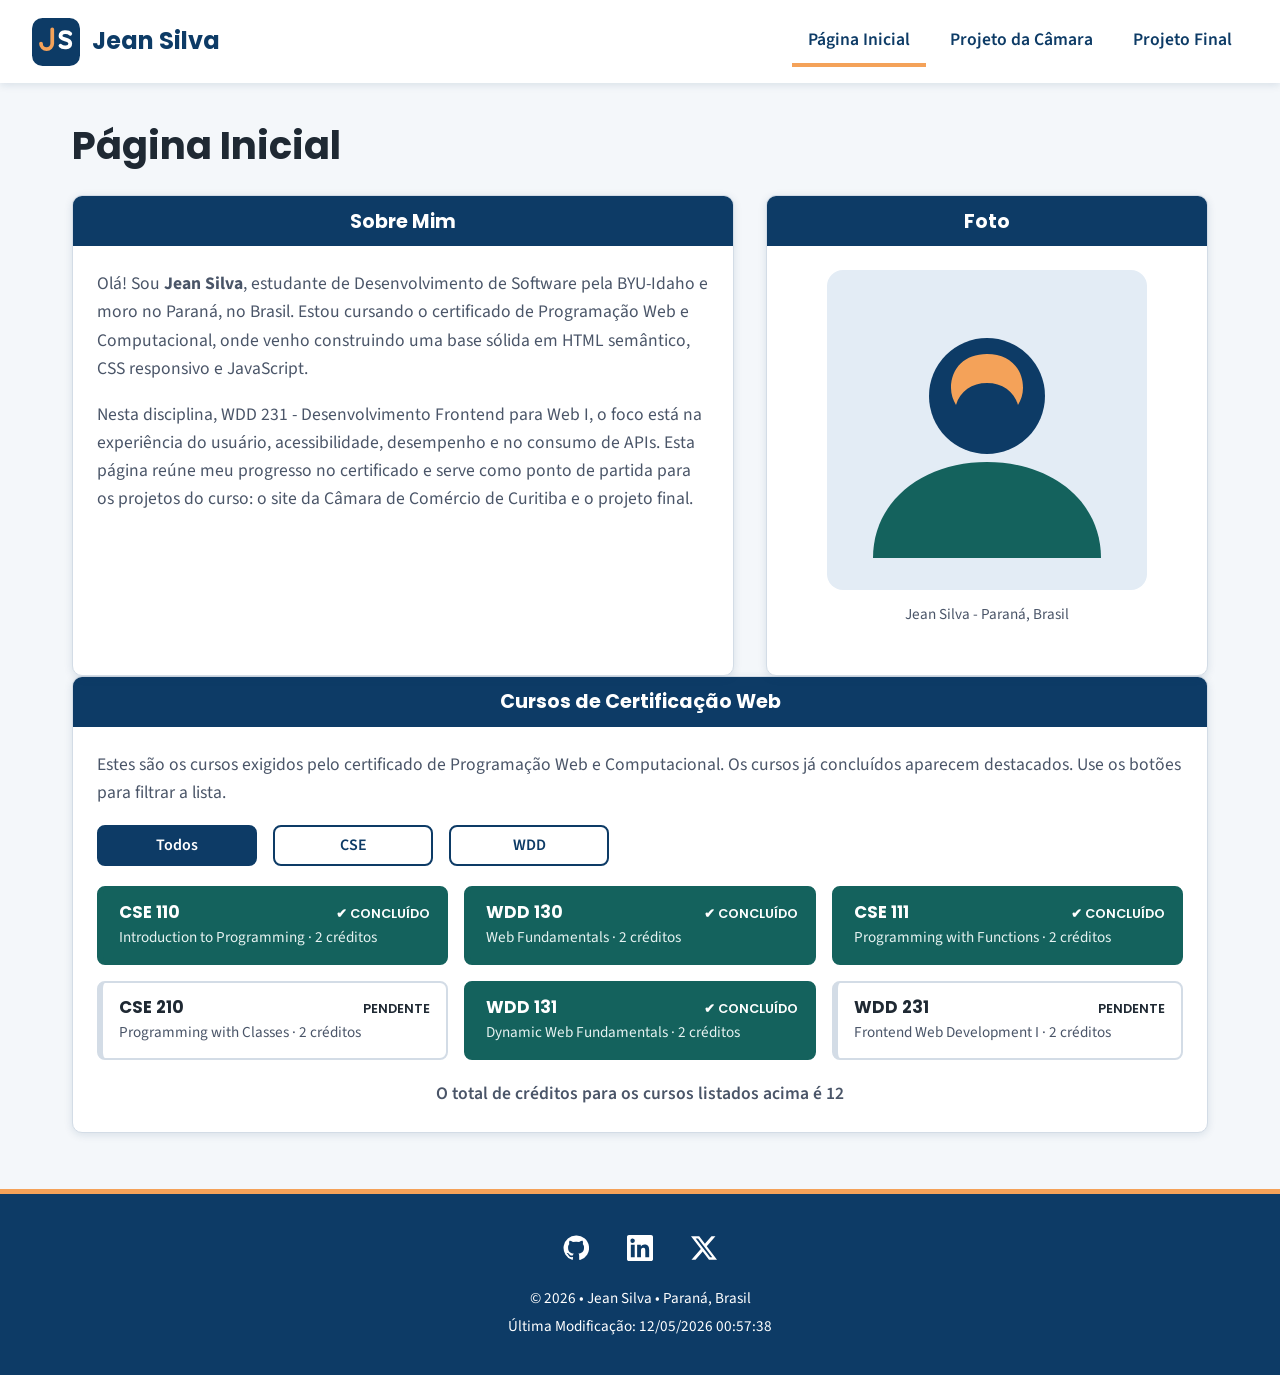
<file: index.html>
<!DOCTYPE html>
<html lang="pt-BR">

<head>
  <meta charset="UTF-8">
  <meta name="viewport" content="width=device-width, initial-scale=1.0">
  <title>Jean Silva | WDD 231 - Desenvolvimento Frontend para Web I</title>
  <meta name="description" content="Página inicial de Jean Silva no curso WDD 231 da BYU-Idaho, com informações pessoais e os cursos do certificado de Programação Web e Computacional.">
  <meta name="author" content="Jean Silva">
  <link rel="icon" href="imagens/logo.svg" type="image/svg+xml">
  <link rel="preconnect" href="https://fonts.googleapis.com">
  <link rel="preconnect" href="https://fonts.gstatic.com" crossorigin>
  <link href="https://fonts.googleapis.com/css2?family=Poppins:wght@600;700&family=Source+Sans+3:wght@400;600&display=swap" rel="stylesheet">
  <link rel="stylesheet" href="estilos/normalize.css">
  <link rel="stylesheet" href="estilos/telas-pequenas.css">
  <link rel="stylesheet" href="estilos/maior.css">
  <script src="scripts/navegacao.js" defer></script>
  <script src="scripts/cursos.js" defer></script>
  <script src="scripts/data.js" defer></script>
</head>

<body>
  <header class="cabecalho">
    <div class="marca">
      <img class="logotipo" src="imagens/logo.svg" alt="Logotipo pessoal de Jean Silva" width="48" height="48">
      <span class="nome-site">Jean Silva</span>
    </div>

    <button class="botao-menu" id="botaoMenu" type="button" aria-expanded="false" aria-controls="menuPrincipal" aria-label="Abrir menu de navegação">
      <span class="barra"></span>
      <span class="barra"></span>
      <span class="barra"></span>
    </button>

    <nav class="navegacao" id="menuPrincipal" aria-label="Navegação principal">
      <ul class="lista-navegacao">
        <li><a class="ativo" href="index.html" aria-current="page">Página Inicial</a></li>
        <li><a href="camara/diretorio.html">Projeto da Câmara</a></li>
        <li><a href="final/index.html">Projeto Final</a></li>
      </ul>
    </nav>
  </header>

  <main class="conteudo">
    <h1>Página Inicial</h1>

    <div class="grade-apresentacao">
      <section class="cartao" id="sobre-mim">
        <h2>Sobre Mim</h2>
        <div class="corpo-cartao">
          <p>
            Olá! Sou <strong>Jean Silva</strong>, estudante de Desenvolvimento de Software pela
            BYU-Idaho e moro no Paraná, no Brasil. Estou cursando o certificado de
            Programação Web e Computacional, onde venho construindo uma base sólida em
            HTML semântico, CSS responsivo e JavaScript.
          </p>
          <p>
            Nesta disciplina, WDD 231 - Desenvolvimento Frontend para Web I, o foco está na
            experiência do usuário, acessibilidade, desempenho e no consumo de APIs. Esta página
            reúne meu progresso no certificado e serve como ponto de partida para os projetos
            do curso: o site da Câmara de Comércio de Curitiba e o projeto final.
          </p>
        </div>
      </section>

      <section class="cartao" id="foto">
        <h2>Foto</h2>
        <div class="corpo-cartao">
          <img class="foto-perfil" src="imagens/foto-perfil.svg" alt="Retrato ilustrado de Jean Silva" width="320" height="320" loading="lazy">
          <p class="legenda">Jean Silva - Paraná, Brasil</p>
        </div>
      </section>
    </div>

    <section class="cartao" id="certificado">
      <h2>Cursos de Certificação Web</h2>
      <div class="corpo-cartao">
        <p>
          Estes são os cursos exigidos pelo certificado de Programação Web e Computacional.
          Os cursos já concluídos aparecem destacados. Use os botões para filtrar a lista.
        </p>

        <div class="filtros" role="group" aria-label="Filtrar cursos por área">
          <button class="filtro selecionado" type="button" data-filtro="todos" aria-pressed="true">Todos</button>
          <button class="filtro" type="button" data-filtro="CSE" aria-pressed="false">CSE</button>
          <button class="filtro" type="button" data-filtro="WDD" aria-pressed="false">WDD</button>
        </div>

        <div class="lista-cursos" id="listaCursos" aria-live="polite"></div>

        <p class="total-creditos">
          O total de créditos para os cursos listados acima é
          <span id="totalCreditos">0</span>
        </p>
      </div>
    </section>
  </main>

  <footer class="rodape">
    <div class="redes">
      <a class="rede" href="https://github.com/AkaMandakeru/wdd231" target="_blank" rel="noopener" aria-label="Repositório wdd231 de Jean Silva no GitHub">
        <svg class="icone" viewBox="0 0 24 24" aria-hidden="true" focusable="false">
          <path fill="currentColor" d="M12 .5a11.5 11.5 0 0 0-3.64 22.41c.58.11.79-.25.79-.56v-2c-3.2.7-3.88-1.37-3.88-1.37-.53-1.34-1.29-1.7-1.29-1.7-1.05-.72.08-.7.08-.7 1.16.08 1.77 1.19 1.77 1.19 1.03 1.77 2.7 1.26 3.36.96.1-.75.4-1.26.73-1.55-2.56-.29-5.25-1.28-5.25-5.7 0-1.26.45-2.29 1.19-3.09-.12-.29-.52-1.46.11-3.05 0 0 .97-.31 3.18 1.18a11 11 0 0 1 5.79 0c2.2-1.49 3.17-1.18 3.17-1.18.63 1.59.23 2.76.12 3.05.74.8 1.18 1.83 1.18 3.09 0 4.43-2.69 5.4-5.26 5.69.41.36.78 1.06.78 2.14v3.17c0 .31.21.68.8.56A11.5 11.5 0 0 0 12 .5z"/>
        </svg>
      </a>
      <a class="rede" href="https://www.linkedin.com/in/jean-silva/" target="_blank" rel="noopener" aria-label="Perfil de Jean Silva no LinkedIn">
        <svg class="icone" viewBox="0 0 24 24" aria-hidden="true" focusable="false">
          <path fill="currentColor" d="M20.45 20.45h-3.56v-5.57c0-1.33-.02-3.04-1.85-3.04-1.85 0-2.14 1.45-2.14 2.94v5.67H9.34V9h3.42v1.56h.05a3.75 3.75 0 0 1 3.37-1.85c3.6 0 4.27 2.37 4.27 5.46zM5.34 7.43a2.07 2.07 0 1 1 0-4.13 2.07 2.07 0 0 1 0 4.13M7.12 20.45H3.55V9h3.57zM22.22 0H1.77C.79 0 0 .77 0 1.72v20.56C0 23.23.79 24 1.77 24h20.45c.98 0 1.78-.77 1.78-1.72V1.72C24 .77 23.2 0 22.22 0"/>
        </svg>
      </a>
      <a class="rede" href="https://x.com/akamandakeru" target="_blank" rel="noopener" aria-label="Perfil de Jean Silva no X">
        <svg class="icone" viewBox="0 0 24 24" aria-hidden="true" focusable="false">
          <path fill="currentColor" d="M18.9 1.15h3.68l-8.04 9.19L24 22.85h-7.41l-5.8-7.58-6.64 7.58H.46l8.6-9.83L0 1.15h7.6l5.24 6.93zm-1.29 19.5h2.04L6.49 3.24H4.3z"/>
        </svg>
      </a>
    </div>

    <p class="creditos">&copy; <span id="anoAtual"></span> &bull; Jean Silva &bull; Paraná, Brasil</p>
    <p id="ultimaModificacao"></p>
  </footer>
</body>

</html>
</file>
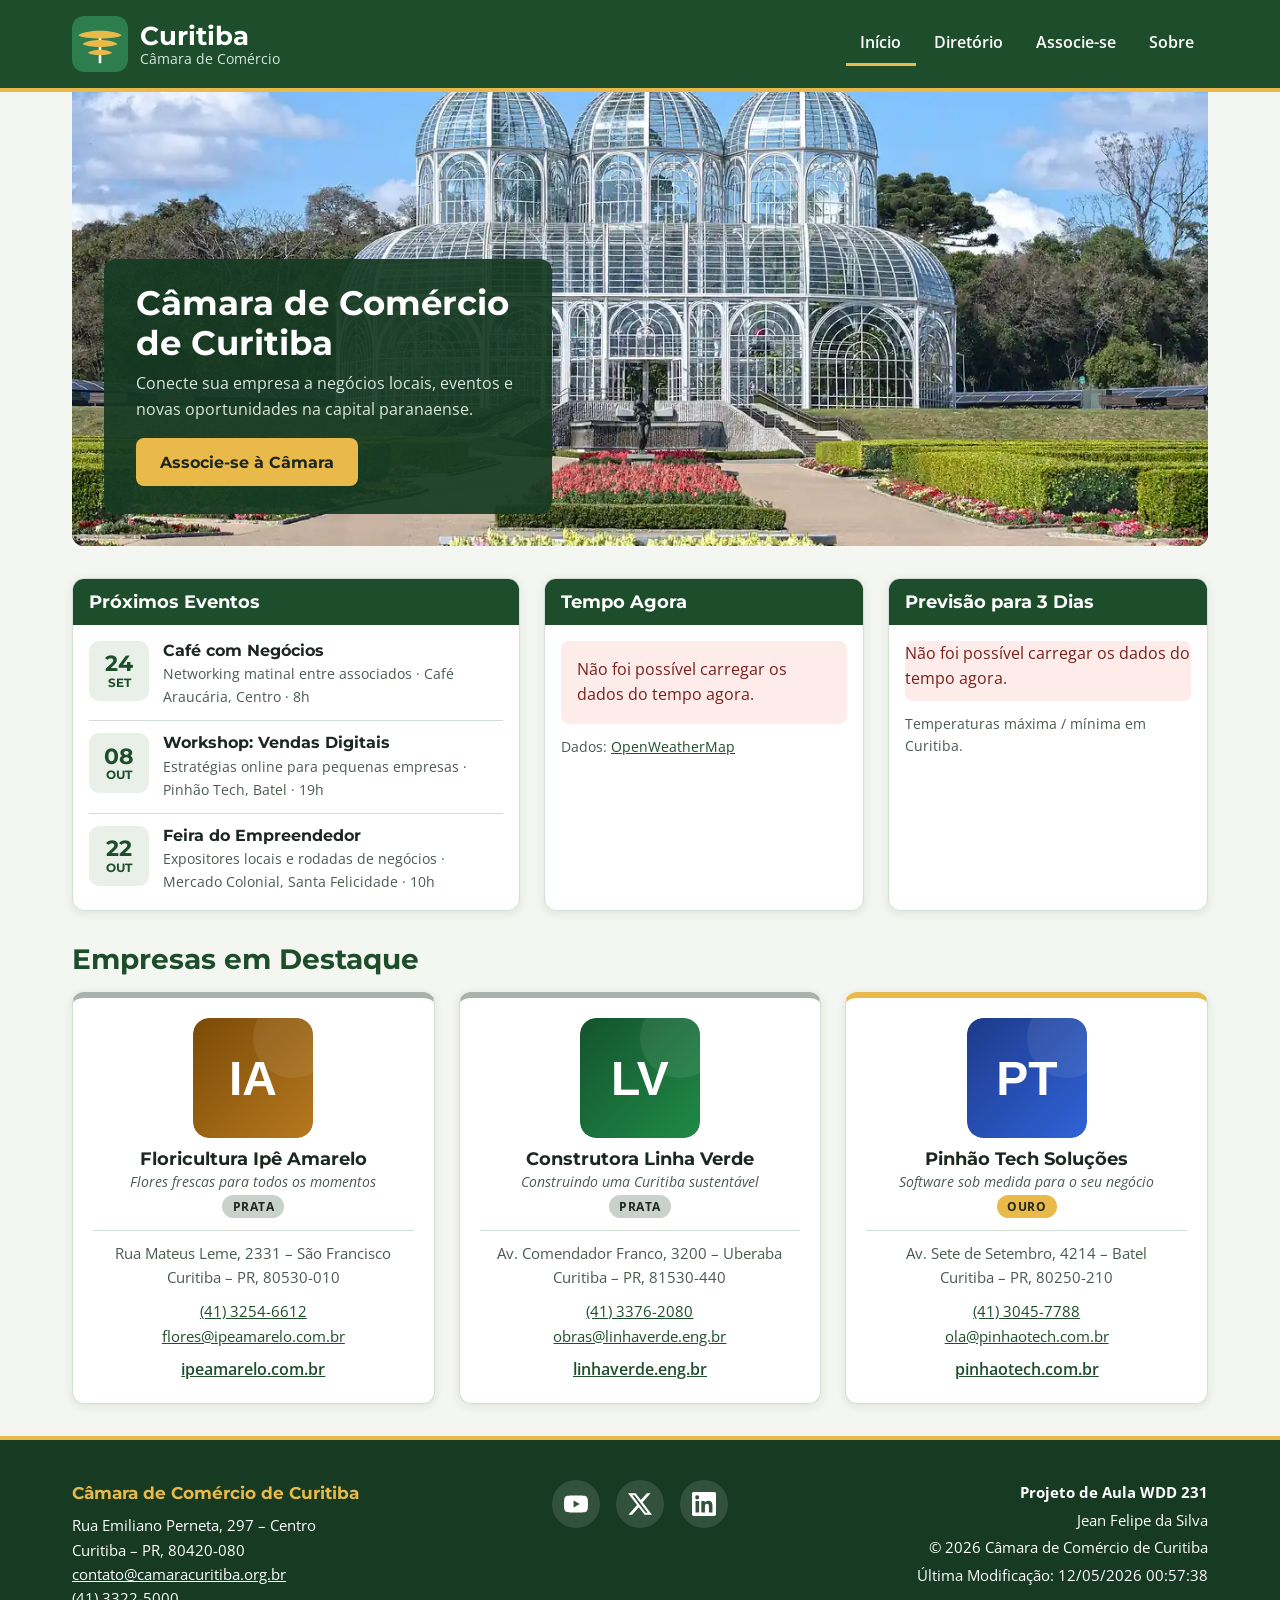
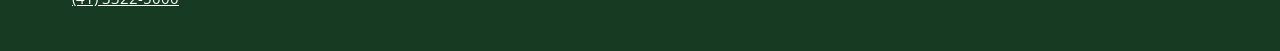
<file: camara/index.html>
<!DOCTYPE html>
<html lang="pt-BR">

<head>
  <meta charset="UTF-8">
  <meta name="viewport" content="width=device-width, initial-scale=1.0">
  <title>Início | Câmara de Comércio de Curitiba</title>
  <meta name="description" content="Câmara de Comércio de Curitiba: associe sua empresa, acompanhe os próximos eventos, confira o tempo na cidade e conheça empresas associadas em destaque.">
  <meta name="author" content="Jean Felipe da Silva">

  <meta property="og:type" content="website">
  <meta property="og:locale" content="pt_BR">
  <meta property="og:title" content="Câmara de Comércio de Curitiba: negócios e eventos">
  <meta property="og:description" content="Associe sua empresa à Câmara de Comércio de Curitiba e acompanhe eventos, o tempo na cidade e empresas em destaque.">
  <meta property="og:image" content="https://akamandakeru.github.io/wdd231/camara/imagens/og-camara-inicio.jpg">
  <meta property="og:image:width" content="1200">
  <meta property="og:image:height" content="630">
  <meta property="og:image:alt" content="Estufa de vidro do Jardim Botânico de Curitiba com canteiros floridos">
  <meta property="og:url" content="https://akamandakeru.github.io/wdd231/camara/">

  <link rel="icon" href="imagens/favicon.ico" sizes="any">
  <link rel="icon" href="imagens/logo-camara.svg" type="image/svg+xml">

  <link rel="preconnect" href="https://fonts.googleapis.com">
  <link rel="preconnect" href="https://fonts.gstatic.com" crossorigin>
  <link href="https://fonts.googleapis.com/css2?family=Montserrat:wght@600;700&family=Open+Sans:wght@400;600&display=swap" rel="stylesheet">

  <link rel="stylesheet" href="estilos/normalize.css">
  <link rel="stylesheet" href="estilos/camara.css">
  <link rel="stylesheet" href="estilos/maior.css">

  <script src="scripts/navegacao.js" defer></script>
  <script src="scripts/rodape.js" defer></script>
  <script type="module" src="scripts/inicio.mjs"></script>
</head>

<body>
  <header class="cabecalho">
    <div class="cabecalho-interno">
      <a class="marca" href="index.html">
        <img class="logotipo" src="imagens/logo-camara.svg" alt="" width="56" height="56">
        <span class="marca-texto">
          <span class="marca-nome">Curitiba</span>
          <span class="marca-subtitulo">Câmara de Comércio</span>
        </span>
      </a>

      <button class="botao-menu" id="botaoMenu" type="button" aria-expanded="false" aria-controls="menuPrincipal" aria-label="Abrir menu de navegação">
        <span class="barra"></span>
        <span class="barra"></span>
        <span class="barra"></span>
      </button>

      <nav class="navegacao" id="menuPrincipal" aria-label="Navegação principal">
        <ul class="lista-navegacao">
          <li><a class="ativo" href="index.html" aria-current="page">Início</a></li>
          <li><a href="diretorio.html">Diretório</a></li>
          <li><a href="associacao.html">Associe-se</a></li>
          <li><a href="sobre.html">Sobre</a></li>
        </ul>
      </nav>
    </div>
  </header>

  <main class="conteudo conteudo-inicio">
    <div class="hero">
      <picture>
        <source media="(min-width: 40rem)" srcset="imagens/hero-curitiba-grande.webp" width="1280" height="512">
        <img class="hero-imagem" src="imagens/hero-curitiba-pequena.webp" alt="Estufa de vidro e metal do Jardim Botânico de Curitiba, com canteiros floridos à frente" width="640" height="400" fetchpriority="high">
      </picture>

      <div class="hero-chamada">
        <h1 class="hero-titulo">Câmara de Comércio de Curitiba</h1>
        <p class="hero-texto">Conecte sua empresa a negócios locais, eventos e novas oportunidades na capital paranaense.</p>
        <a class="botao-cta" href="associacao.html">Associe-se à Câmara</a>
      </div>
    </div>

    <div class="paineis">
      <section class="painel painel-eventos" aria-labelledby="tituloEventos">
        <h2 class="painel-titulo" id="tituloEventos">Próximos Eventos</h2>
        <div class="painel-corpo">
          <ul class="lista-eventos">
            <li class="evento">
              <time class="evento-data" datetime="2026-09-24T08:00">
                <span class="evento-dia">24</span>
                <span class="evento-mes">set</span>
              </time>
              <div>
                <h3 class="evento-nome">Café com Negócios</h3>
                <p class="evento-info">Networking matinal entre associados · Café Araucária, Centro · 8h</p>
              </div>
            </li>
            <li class="evento">
              <time class="evento-data" datetime="2026-10-08T19:00">
                <span class="evento-dia">08</span>
                <span class="evento-mes">out</span>
              </time>
              <div>
                <h3 class="evento-nome">Workshop: Vendas Digitais</h3>
                <p class="evento-info">Estratégias online para pequenas empresas · Pinhão Tech, Batel · 19h</p>
              </div>
            </li>
            <li class="evento">
              <time class="evento-data" datetime="2026-10-22T10:00">
                <span class="evento-dia">22</span>
                <span class="evento-mes">out</span>
              </time>
              <div>
                <h3 class="evento-nome">Feira do Empreendedor</h3>
                <p class="evento-info">Expositores locais e rodadas de negócios · Mercado Colonial, Santa Felicidade · 10h</p>
              </div>
            </li>
          </ul>
        </div>
      </section>

      <section class="painel painel-tempo" aria-labelledby="tituloTempo">
        <h2 class="painel-titulo" id="tituloTempo">Tempo Agora</h2>
        <div class="painel-corpo">
          <div class="tempo-atual" id="tempoAtual">
            <p class="painel-nota">Carregando o tempo atual…</p>
          </div>
          <p class="painel-nota">Dados: <a href="https://openweathermap.org/city/6322752" target="_blank" rel="noopener">OpenWeatherMap</a></p>
        </div>
      </section>

      <section class="painel painel-previsao" aria-labelledby="tituloPrevisao">
        <h2 class="painel-titulo" id="tituloPrevisao">Previsão para 3 Dias</h2>
        <div class="painel-corpo">
          <ul class="lista-previsao" id="previsao">
            <li>Carregando a previsão…</li>
          </ul>
          <p class="painel-nota">Temperaturas máxima / mínima em Curitiba.</p>
        </div>
      </section>
    </div>

    <section class="secao-destaques" aria-labelledby="tituloDestaques">
      <h2 class="secao-titulo" id="tituloDestaques">Empresas em Destaque</h2>
      <div class="membros exibicao-grade destaques" id="destaques"></div>
    </section>
  </main>

  <footer class="rodape">
    <div class="rodape-conteudo">
      <address class="rodape-contato">
        <strong class="rodape-titulo">Câmara de Comércio de Curitiba</strong>
        <span class="rodape-linha">Rua Emiliano Perneta, 297 – Centro</span>
        <span class="rodape-linha">Curitiba – PR, 80420-080</span>
        <a class="rodape-linha" href="mailto:contato@camaracuritiba.org.br">contato@camaracuritiba.org.br</a>
        <a class="rodape-linha" href="tel:+554133225000">(41) 3322-5000</a>
      </address>

      <div class="rodape-redes">
        <a class="rede" href="https://www.youtube.com/" target="_blank" rel="noopener" aria-label="Câmara de Comércio de Curitiba no YouTube">
          <svg class="icone" viewBox="0 0 24 24" aria-hidden="true" focusable="false">
            <path fill="currentColor" d="M23.5 6.19a3.02 3.02 0 0 0-2.12-2.14C19.5 3.55 12 3.55 12 3.55s-7.5 0-9.38.5A3.02 3.02 0 0 0 .5 6.19C0 8.07 0 12 0 12s0 3.93.5 5.81a3.02 3.02 0 0 0 2.12 2.14c1.87.5 9.38.5 9.38.5s7.5 0 9.38-.5a3.02 3.02 0 0 0 2.12-2.14C24 15.93 24 12 24 12s0-3.93-.5-5.81M9.55 15.57V8.43L15.82 12z"/>
          </svg>
        </a>
        <a class="rede" href="https://x.com/" target="_blank" rel="noopener" aria-label="Câmara de Comércio de Curitiba no X">
          <svg class="icone" viewBox="0 0 24 24" aria-hidden="true" focusable="false">
            <path fill="currentColor" d="M18.9 1.15h3.68l-8.04 9.19L24 22.85h-7.41l-5.8-7.58-6.64 7.58H.46l8.6-9.83L0 1.15h7.6l5.24 6.93zm-1.29 19.5h2.04L6.49 3.24H4.3z"/>
          </svg>
        </a>
        <a class="rede" href="https://www.linkedin.com/" target="_blank" rel="noopener" aria-label="Câmara de Comércio de Curitiba no LinkedIn">
          <svg class="icone" viewBox="0 0 24 24" aria-hidden="true" focusable="false">
            <path fill="currentColor" d="M20.45 20.45h-3.56v-5.57c0-1.33-.02-3.04-1.85-3.04-1.85 0-2.14 1.45-2.14 2.94v5.67H9.34V9h3.42v1.56h.05a3.75 3.75 0 0 1 3.37-1.85c3.6 0 4.27 2.37 4.27 5.46zM5.34 7.43a2.07 2.07 0 1 1 0-4.13 2.07 2.07 0 0 1 0 4.13M7.12 20.45H3.55V9h3.57zM22.22 0H1.77C.79 0 0 .77 0 1.72v20.56C0 23.23.79 24 1.77 24h20.45c.98 0 1.78-.77 1.78-1.72V1.72C24 .77 23.2 0 22.22 0"/>
          </svg>
        </a>
      </div>

      <div class="rodape-desenvolvimento">
        <p><strong>Projeto de Aula WDD 231</strong></p>
        <p>Jean Felipe da Silva</p>
        <p>&copy; <span id="anoAtual"></span> Câmara de Comércio de Curitiba</p>
        <p id="ultimaModificacao">Última Modificação:</p>
      </div>
    </div>
  </footer>
</body>

</html>
</file>
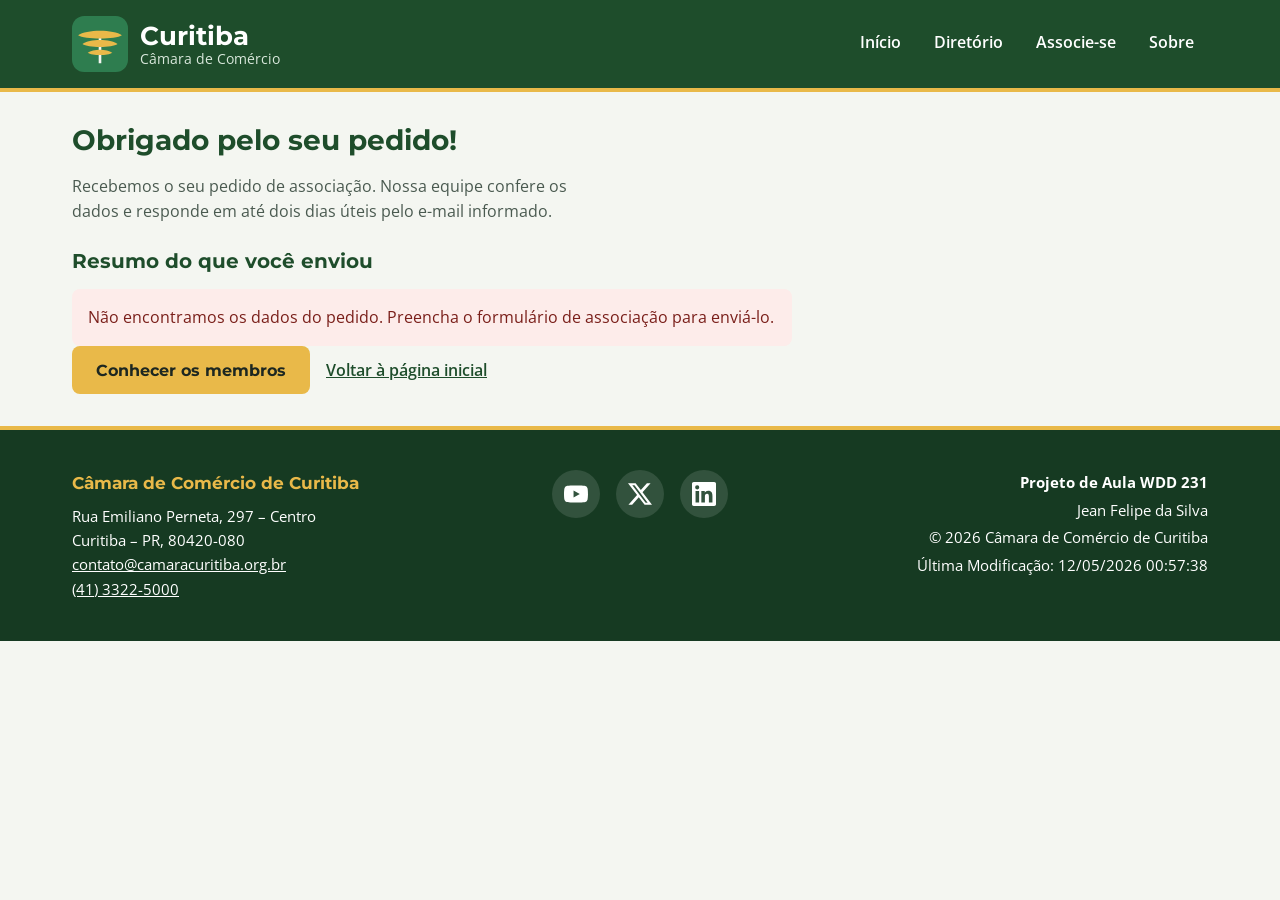
<file: camara/agradecimento.html>
<!DOCTYPE html>
<html lang="pt-BR">

<head>
  <meta charset="UTF-8">
  <meta name="viewport" content="width=device-width, initial-scale=1.0">
  <title>Obrigado | Câmara de Comércio de Curitiba</title>
  <meta name="description" content="Confirmação do pedido de associação à Câmara de Comércio de Curitiba, com o resumo dos dados enviados pelo formulário de associação.">
  <meta name="author" content="Jean Felipe da Silva">

  <meta property="og:type" content="website">
  <meta property="og:locale" content="pt_BR">
  <meta property="og:title" content="Pedido recebido pela Câmara de Comércio de Curitiba">
  <meta property="og:description" content="Recebemos o seu pedido de associação à Câmara de Comércio de Curitiba. Veja o resumo dos dados enviados e os próximos passos.">
  <meta property="og:image" content="https://akamandakeru.github.io/wdd231/camara/imagens/og-camara-curitiba.png">
  <meta property="og:image:width" content="1200">
  <meta property="og:image:height" content="630">
  <meta property="og:image:alt" content="Logotipo da Câmara de Comércio de Curitiba">
  <meta property="og:url" content="https://akamandakeru.github.io/wdd231/camara/agradecimento.html">

  <link rel="icon" href="imagens/favicon.ico" sizes="any">
  <link rel="icon" href="imagens/logo-camara.svg" type="image/svg+xml">

  <link rel="preconnect" href="https://fonts.googleapis.com">
  <link rel="preconnect" href="https://fonts.gstatic.com" crossorigin>
  <link href="https://fonts.googleapis.com/css2?family=Montserrat:wght@600;700&family=Open+Sans:wght@400;600&display=swap" rel="stylesheet">

  <link rel="stylesheet" href="estilos/normalize.css">
  <link rel="stylesheet" href="estilos/camara.css">
  <link rel="stylesheet" href="estilos/maior.css">

  <script src="scripts/navegacao.js" defer></script>
  <script src="scripts/rodape.js" defer></script>
  <script type="module" src="scripts/agradecimento.mjs"></script>
</head>

<body>
  <header class="cabecalho">
    <div class="cabecalho-interno">
      <a class="marca" href="index.html">
        <img class="logotipo" src="imagens/logo-camara.svg" alt="" width="56" height="56">
        <span class="marca-texto">
          <span class="marca-nome">Curitiba</span>
          <span class="marca-subtitulo">Câmara de Comércio</span>
        </span>
      </a>

      <button class="botao-menu" id="botaoMenu" type="button" aria-expanded="false" aria-controls="menuPrincipal" aria-label="Abrir menu de navegação">
        <span class="barra"></span>
        <span class="barra"></span>
        <span class="barra"></span>
      </button>

      <nav class="navegacao" id="menuPrincipal" aria-label="Navegação principal">
        <ul class="lista-navegacao">
          <li><a href="index.html">Início</a></li>
          <li><a href="diretorio.html">Diretório</a></li>
          <li><a href="associacao.html">Associe-se</a></li>
          <li><a href="sobre.html">Sobre</a></li>
        </ul>
      </nav>
    </div>
  </header>

  <main class="conteudo">
    <section class="agradecimento" aria-labelledby="tituloAgradecimento">
      <h1 class="secao-titulo" id="tituloAgradecimento">Obrigado pelo seu pedido!</h1>

      <p class="introducao">
        Recebemos o seu pedido de associação. Nossa equipe confere os dados e responde
        em até dois dias úteis pelo e-mail informado.
      </p>

      <h2 class="subtitulo">Resumo do que você enviou</h2>

      <dl class="resumo-pedido" id="resumoPedido"></dl>

      <p class="acoes-agradecimento">
        <a class="botao-cta" href="diretorio.html">Conhecer os membros</a>
        <a class="voltar" href="index.html">Voltar à página inicial</a>
      </p>
    </section>
  </main>

  <footer class="rodape">
    <div class="rodape-conteudo">
      <address class="rodape-contato">
        <strong class="rodape-titulo">Câmara de Comércio de Curitiba</strong>
        <span class="rodape-linha">Rua Emiliano Perneta, 297 – Centro</span>
        <span class="rodape-linha">Curitiba – PR, 80420-080</span>
        <a class="rodape-linha" href="mailto:contato@camaracuritiba.org.br">contato@camaracuritiba.org.br</a>
        <a class="rodape-linha" href="tel:+554133225000">(41) 3322-5000</a>
      </address>

      <div class="rodape-redes">
        <a class="rede" href="https://www.youtube.com/" target="_blank" rel="noopener" aria-label="Câmara de Comércio de Curitiba no YouTube">
          <svg class="icone" viewBox="0 0 24 24" aria-hidden="true" focusable="false">
            <path fill="currentColor" d="M23.5 6.19a3.02 3.02 0 0 0-2.12-2.14C19.5 3.55 12 3.55 12 3.55s-7.5 0-9.38.5A3.02 3.02 0 0 0 .5 6.19C0 8.07 0 12 0 12s0 3.93.5 5.81a3.02 3.02 0 0 0 2.12 2.14c1.87.5 9.38.5 9.38.5s7.5 0 9.38-.5a3.02 3.02 0 0 0 2.12-2.14C24 15.93 24 12 24 12s0-3.93-.5-5.81M9.55 15.57V8.43L15.82 12z"/>
          </svg>
        </a>
        <a class="rede" href="https://x.com/" target="_blank" rel="noopener" aria-label="Câmara de Comércio de Curitiba no X">
          <svg class="icone" viewBox="0 0 24 24" aria-hidden="true" focusable="false">
            <path fill="currentColor" d="M18.9 1.15h3.68l-8.04 9.19L24 22.85h-7.41l-5.8-7.58-6.64 7.58H.46l8.6-9.83L0 1.15h7.6l5.24 6.93zm-1.29 19.5h2.04L6.49 3.24H4.3z"/>
          </svg>
        </a>
        <a class="rede" href="https://www.linkedin.com/" target="_blank" rel="noopener" aria-label="Câmara de Comércio de Curitiba no LinkedIn">
          <svg class="icone" viewBox="0 0 24 24" aria-hidden="true" focusable="false">
            <path fill="currentColor" d="M20.45 20.45h-3.56v-5.57c0-1.33-.02-3.04-1.85-3.04-1.85 0-2.14 1.45-2.14 2.94v5.67H9.34V9h3.42v1.56h.05a3.75 3.75 0 0 1 3.37-1.85c3.6 0 4.27 2.37 4.27 5.46zM5.34 7.43a2.07 2.07 0 1 1 0-4.13 2.07 2.07 0 0 1 0 4.13M7.12 20.45H3.55V9h3.57zM22.22 0H1.77C.79 0 0 .77 0 1.72v20.56C0 23.23.79 24 1.77 24h20.45c.98 0 1.78-.77 1.78-1.72V1.72C24 .77 23.2 0 22.22 0"/>
          </svg>
        </a>
      </div>

      <div class="rodape-desenvolvimento">
        <p><strong>Projeto de Aula WDD 231</strong></p>
        <p>Jean Felipe da Silva</p>
        <p>&copy; <span id="anoAtual"></span> Câmara de Comércio de Curitiba</p>
        <p id="ultimaModificacao">Última Modificação:</p>
      </div>
    </div>
  </footer>
</body>

</html>
</file>
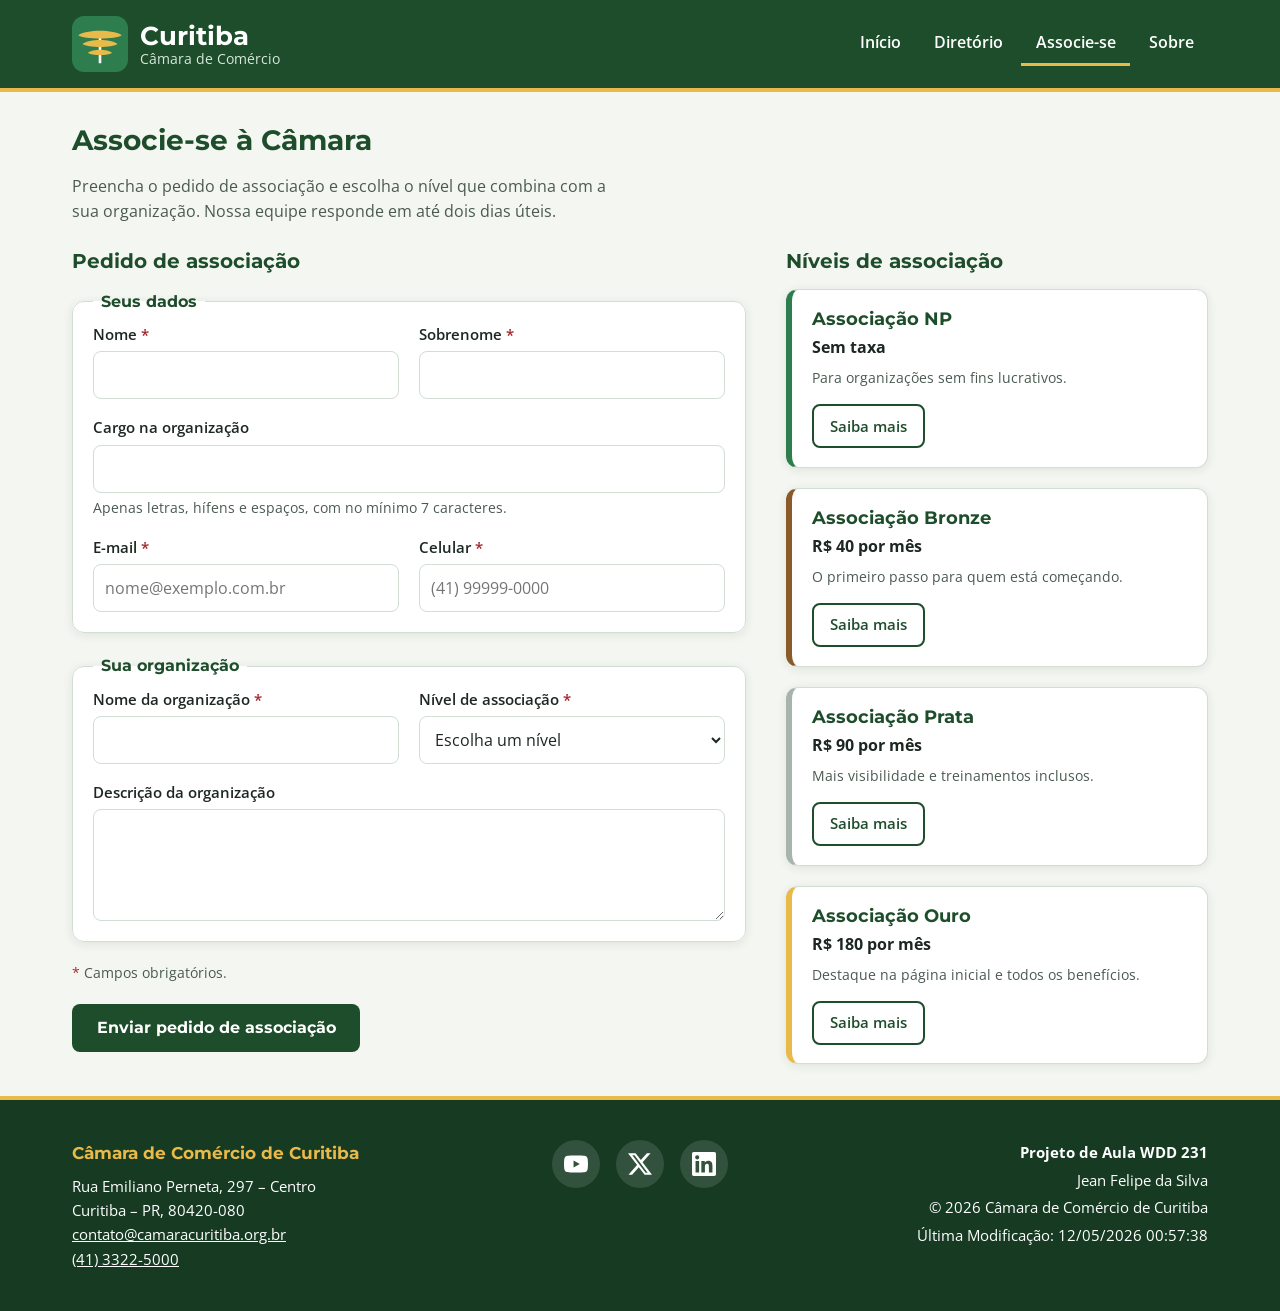
<file: camara/associacao.html>
<!DOCTYPE html>
<html lang="pt-BR">

<head>
  <meta charset="UTF-8">
  <meta name="viewport" content="width=device-width, initial-scale=1.0">
  <title>Associe-se | Câmara de Comércio de Curitiba</title>
  <meta name="description" content="Peça a associação da sua empresa à Câmara de Comércio de Curitiba: preencha o formulário e conheça os benefícios dos níveis NP, Bronze, Prata e Ouro.">
  <meta name="author" content="Jean Felipe da Silva">

  <meta property="og:type" content="website">
  <meta property="og:locale" content="pt_BR">
  <meta property="og:title" content="Associe-se à Câmara de Comércio de Curitiba">
  <meta property="og:description" content="Formulário de pedido de associação da Câmara de Comércio de Curitiba, com os benefícios de cada nível: NP, Bronze, Prata e Ouro.">
  <meta property="og:image" content="https://akamandakeru.github.io/wdd231/camara/imagens/og-camara-curitiba.png">
  <meta property="og:image:width" content="1200">
  <meta property="og:image:height" content="630">
  <meta property="og:image:alt" content="Logotipo da Câmara de Comércio de Curitiba">
  <meta property="og:url" content="https://akamandakeru.github.io/wdd231/camara/associacao.html">

  <link rel="icon" href="imagens/favicon.ico" sizes="any">
  <link rel="icon" href="imagens/logo-camara.svg" type="image/svg+xml">

  <link rel="preconnect" href="https://fonts.googleapis.com">
  <link rel="preconnect" href="https://fonts.gstatic.com" crossorigin>
  <link href="https://fonts.googleapis.com/css2?family=Montserrat:wght@600;700&family=Open+Sans:wght@400;600&display=swap" rel="stylesheet">

  <link rel="stylesheet" href="estilos/normalize.css">
  <link rel="stylesheet" href="estilos/camara.css">
  <link rel="stylesheet" href="estilos/maior.css">

  <script src="scripts/navegacao.js" defer></script>
  <script src="scripts/rodape.js" defer></script>
  <script type="module" src="scripts/associacao.mjs"></script>
</head>

<body>
  <header class="cabecalho">
    <div class="cabecalho-interno">
      <a class="marca" href="index.html">
        <img class="logotipo" src="imagens/logo-camara.svg" alt="" width="56" height="56">
        <span class="marca-texto">
          <span class="marca-nome">Curitiba</span>
          <span class="marca-subtitulo">Câmara de Comércio</span>
        </span>
      </a>

      <button class="botao-menu" id="botaoMenu" type="button" aria-expanded="false" aria-controls="menuPrincipal" aria-label="Abrir menu de navegação">
        <span class="barra"></span>
        <span class="barra"></span>
        <span class="barra"></span>
      </button>

      <nav class="navegacao" id="menuPrincipal" aria-label="Navegação principal">
        <ul class="lista-navegacao">
          <li><a href="index.html">Início</a></li>
          <li><a href="diretorio.html">Diretório</a></li>
          <li><a class="ativo" href="associacao.html" aria-current="page">Associe-se</a></li>
          <li><a href="sobre.html">Sobre</a></li>
        </ul>
      </nav>
    </div>
  </header>

  <main class="conteudo">
    <h1 class="secao-titulo">Associe-se à Câmara</h1>

    <p class="introducao">
      Preencha o pedido de associação e escolha o nível que combina com a sua organização.
      Nossa equipe responde em até dois dias úteis.
    </p>

    <div class="area-associacao">
      <section class="area-formulario" aria-labelledby="tituloFormulario">
        <h2 class="subtitulo" id="tituloFormulario">Pedido de associação</h2>

        <form class="formulario" method="get" action="agradecimento.html">
          <fieldset>
            <legend>Seus dados</legend>

            <div class="campos">
              <label class="campo" for="primeiroNome">
                <span class="rotulo">Nome <span class="obrigatorio" aria-hidden="true">*</span></span>
                <input type="text" id="primeiroNome" name="primeiro-nome" title="Digite seu primeiro nome" autocomplete="given-name" required>
              </label>

              <label class="campo" for="sobrenome">
                <span class="rotulo">Sobrenome <span class="obrigatorio" aria-hidden="true">*</span></span>
                <input type="text" id="sobrenome" name="sobrenome" title="Digite seu sobrenome" autocomplete="family-name" required>
              </label>

              <label class="campo campo-largo" for="cargo">
                <span class="rotulo">Cargo na organização</span>
                <input type="text" id="cargo" name="cargo-na-organizacao" title="Use apenas letras, hífens e espaços, com no mínimo 7 caracteres" autocomplete="organization-title" pattern="^[A-Za-zÀ-ÖØ-öø-ÿ\- ]{7,}$">
                <span class="ajuda">Apenas letras, hífens e espaços, com no mínimo 7 caracteres.</span>
              </label>

              <label class="campo" for="email">
                <span class="rotulo">E-mail <span class="obrigatorio" aria-hidden="true">*</span></span>
                <input type="email" id="email" name="email" title="Digite um endereço de e-mail válido" autocomplete="email" placeholder="nome@exemplo.com.br" required>
              </label>

              <label class="campo" for="celular">
                <span class="rotulo">Celular <span class="obrigatorio" aria-hidden="true">*</span></span>
                <input type="tel" id="celular" name="celular" title="Digite seu celular com DDD" autocomplete="tel" placeholder="(41) 99999-0000" required>
              </label>
            </div>
          </fieldset>

          <fieldset>
            <legend>Sua organização</legend>

            <div class="campos">
              <label class="campo" for="organizacao">
                <span class="rotulo">Nome da organização <span class="obrigatorio" aria-hidden="true">*</span></span>
                <input type="text" id="organizacao" name="organizacao" title="Digite o nome da sua empresa ou organização" autocomplete="organization" required>
              </label>

              <label class="campo" for="nivel">
                <span class="rotulo">Nível de associação <span class="obrigatorio" aria-hidden="true">*</span></span>
                <select id="nivel" name="nivel" title="Escolha o nível de associação desejado" required>
                  <option value="">Escolha um nível</option>
                  <option value="np">Associação NP, sem fins lucrativos (np)</option>
                  <option value="bronze">Associação Bronze (bronze)</option>
                  <option value="silver">Associação Prata (silver)</option>
                  <option value="gold">Associação Ouro (gold)</option>
                </select>
              </label>

              <label class="campo campo-largo" for="descricao">
                <span class="rotulo">Descrição da organização</span>
                <textarea id="descricao" name="descricao" title="Conte o que a sua organização faz" rows="5"></textarea>
              </label>
            </div>
          </fieldset>

          <p class="nota-obrigatorio"><span class="obrigatorio" aria-hidden="true">*</span> Campos obrigatórios.</p>

          <input type="hidden" id="dataHora" name="data-hora">

          <button class="botao-enviar" type="submit">Enviar pedido de associação</button>
        </form>
      </section>

      <section class="area-niveis" aria-labelledby="tituloNiveis">
        <h2 class="subtitulo" id="tituloNiveis">Níveis de associação</h2>

        <ul class="lista-niveis">
          <li class="cartao-nivel cartao-np">
            <h3 class="cartao-titulo">Associação NP</h3>
            <p class="cartao-taxa">Sem taxa</p>
            <p class="cartao-resumo">Para organizações sem fins lucrativos.</p>
            <button class="botao-nivel" type="button" data-dialogo="dialogoNp">Saiba mais</button>
          </li>

          <li class="cartao-nivel cartao-bronze">
            <h3 class="cartao-titulo">Associação Bronze</h3>
            <p class="cartao-taxa">R$ 40 por mês</p>
            <p class="cartao-resumo">O primeiro passo para quem está começando.</p>
            <button class="botao-nivel" type="button" data-dialogo="dialogoBronze">Saiba mais</button>
          </li>

          <li class="cartao-nivel cartao-prata">
            <h3 class="cartao-titulo">Associação Prata</h3>
            <p class="cartao-taxa">R$ 90 por mês</p>
            <p class="cartao-resumo">Mais visibilidade e treinamentos inclusos.</p>
            <button class="botao-nivel" type="button" data-dialogo="dialogoPrata">Saiba mais</button>
          </li>

          <li class="cartao-nivel cartao-ouro">
            <h3 class="cartao-titulo">Associação Ouro</h3>
            <p class="cartao-taxa">R$ 180 por mês</p>
            <p class="cartao-resumo">Destaque na página inicial e todos os benefícios.</p>
            <button class="botao-nivel" type="button" data-dialogo="dialogoOuro">Saiba mais</button>
          </li>
        </ul>
      </section>
    </div>

    <dialog class="dialogo-nivel" id="dialogoNp" aria-labelledby="tituloDialogoNp">
      <div class="dialogo-topo">
        <h2 class="dialogo-titulo" id="tituloDialogoNp">Associação NP</h2>
        <button class="fechar-dialogo" type="button" aria-label="Fechar">✕</button>
      </div>
      <div class="dialogo-corpo">
        <p>Benefícios para organizações sem fins lucrativos:</p>
        <ul class="lista-beneficios">
          <li>Cadastro gratuito no diretório de membros</li>
          <li>Participação nos encontros mensais de networking</li>
          <li>Divulgação de campanhas no boletim da câmara</li>
          <li>Acesso às oficinas abertas de gestão</li>
        </ul>
        <p class="dialogo-taxa">Taxa: gratuita</p>
      </div>
    </dialog>

    <dialog class="dialogo-nivel" id="dialogoBronze" aria-labelledby="tituloDialogoBronze">
      <div class="dialogo-topo">
        <h2 class="dialogo-titulo" id="tituloDialogoBronze">Associação Bronze</h2>
        <button class="fechar-dialogo" type="button" aria-label="Fechar">✕</button>
      </div>
      <div class="dialogo-corpo">
        <p>Tudo do nível NP, e mais:</p>
        <ul class="lista-beneficios">
          <li>Perfil da empresa no diretório com logotipo e site</li>
          <li>10% de desconto nos eventos da câmara</li>
          <li>Duas vagas nos treinamentos trimestrais</li>
          <li>Indicação nas consultas de fornecedores locais</li>
        </ul>
        <p class="dialogo-taxa">Taxa: R$ 40 por mês</p>
      </div>
    </dialog>

    <dialog class="dialogo-nivel" id="dialogoPrata" aria-labelledby="tituloDialogoPrata">
      <div class="dialogo-topo">
        <h2 class="dialogo-titulo" id="tituloDialogoPrata">Associação Prata</h2>
        <button class="fechar-dialogo" type="button" aria-label="Fechar">✕</button>
      </div>
      <div class="dialogo-corpo">
        <p>Tudo do nível Bronze, e mais:</p>
        <ul class="lista-beneficios">
          <li>Empresa sorteada entre os destaques da página inicial</li>
          <li>25% de desconto nos eventos da câmara</li>
          <li>Treinamentos ilimitados para a equipe</li>
          <li>Convite para a rodada anual de negócios</li>
          <li>Consultoria de exportação com hora reduzida</li>
        </ul>
        <p class="dialogo-taxa">Taxa: R$ 90 por mês</p>
      </div>
    </dialog>

    <dialog class="dialogo-nivel" id="dialogoOuro" aria-labelledby="tituloDialogoOuro">
      <div class="dialogo-topo">
        <h2 class="dialogo-titulo" id="tituloDialogoOuro">Associação Ouro</h2>
        <button class="fechar-dialogo" type="button" aria-label="Fechar">✕</button>
      </div>
      <div class="dialogo-corpo">
        <p>Tudo do nível Prata, e mais:</p>
        <ul class="lista-beneficios">
          <li>Prioridade entre os destaques da página inicial</li>
          <li>Eventos da câmara sem custo para dois participantes</li>
          <li>Estande reservado na Feira do Empreendedor</li>
          <li>Reportagem anual no boletim da câmara</li>
          <li>Assessoria jurídica e contábil de plantão</li>
          <li>Convite para o jantar de diretoria</li>
        </ul>
        <p class="dialogo-taxa">Taxa: R$ 180 por mês</p>
      </div>
    </dialog>
  </main>

  <footer class="rodape">
    <div class="rodape-conteudo">
      <address class="rodape-contato">
        <strong class="rodape-titulo">Câmara de Comércio de Curitiba</strong>
        <span class="rodape-linha">Rua Emiliano Perneta, 297 – Centro</span>
        <span class="rodape-linha">Curitiba – PR, 80420-080</span>
        <a class="rodape-linha" href="mailto:contato@camaracuritiba.org.br">contato@camaracuritiba.org.br</a>
        <a class="rodape-linha" href="tel:+554133225000">(41) 3322-5000</a>
      </address>

      <div class="rodape-redes">
        <a class="rede" href="https://www.youtube.com/" target="_blank" rel="noopener" aria-label="Câmara de Comércio de Curitiba no YouTube">
          <svg class="icone" viewBox="0 0 24 24" aria-hidden="true" focusable="false">
            <path fill="currentColor" d="M23.5 6.19a3.02 3.02 0 0 0-2.12-2.14C19.5 3.55 12 3.55 12 3.55s-7.5 0-9.38.5A3.02 3.02 0 0 0 .5 6.19C0 8.07 0 12 0 12s0 3.93.5 5.81a3.02 3.02 0 0 0 2.12 2.14c1.87.5 9.38.5 9.38.5s7.5 0 9.38-.5a3.02 3.02 0 0 0 2.12-2.14C24 15.93 24 12 24 12s0-3.93-.5-5.81M9.55 15.57V8.43L15.82 12z"/>
          </svg>
        </a>
        <a class="rede" href="https://x.com/" target="_blank" rel="noopener" aria-label="Câmara de Comércio de Curitiba no X">
          <svg class="icone" viewBox="0 0 24 24" aria-hidden="true" focusable="false">
            <path fill="currentColor" d="M18.9 1.15h3.68l-8.04 9.19L24 22.85h-7.41l-5.8-7.58-6.64 7.58H.46l8.6-9.83L0 1.15h7.6l5.24 6.93zm-1.29 19.5h2.04L6.49 3.24H4.3z"/>
          </svg>
        </a>
        <a class="rede" href="https://www.linkedin.com/" target="_blank" rel="noopener" aria-label="Câmara de Comércio de Curitiba no LinkedIn">
          <svg class="icone" viewBox="0 0 24 24" aria-hidden="true" focusable="false">
            <path fill="currentColor" d="M20.45 20.45h-3.56v-5.57c0-1.33-.02-3.04-1.85-3.04-1.85 0-2.14 1.45-2.14 2.94v5.67H9.34V9h3.42v1.56h.05a3.75 3.75 0 0 1 3.37-1.85c3.6 0 4.27 2.37 4.27 5.46zM5.34 7.43a2.07 2.07 0 1 1 0-4.13 2.07 2.07 0 0 1 0 4.13M7.12 20.45H3.55V9h3.57zM22.22 0H1.77C.79 0 0 .77 0 1.72v20.56C0 23.23.79 24 1.77 24h20.45c.98 0 1.78-.77 1.78-1.72V1.72C24 .77 23.2 0 22.22 0"/>
          </svg>
        </a>
      </div>

      <div class="rodape-desenvolvimento">
        <p><strong>Projeto de Aula WDD 231</strong></p>
        <p>Jean Felipe da Silva</p>
        <p>&copy; <span id="anoAtual"></span> Câmara de Comércio de Curitiba</p>
        <p id="ultimaModificacao">Última Modificação:</p>
      </div>
    </div>
  </footer>
</body>

</html>
</file>
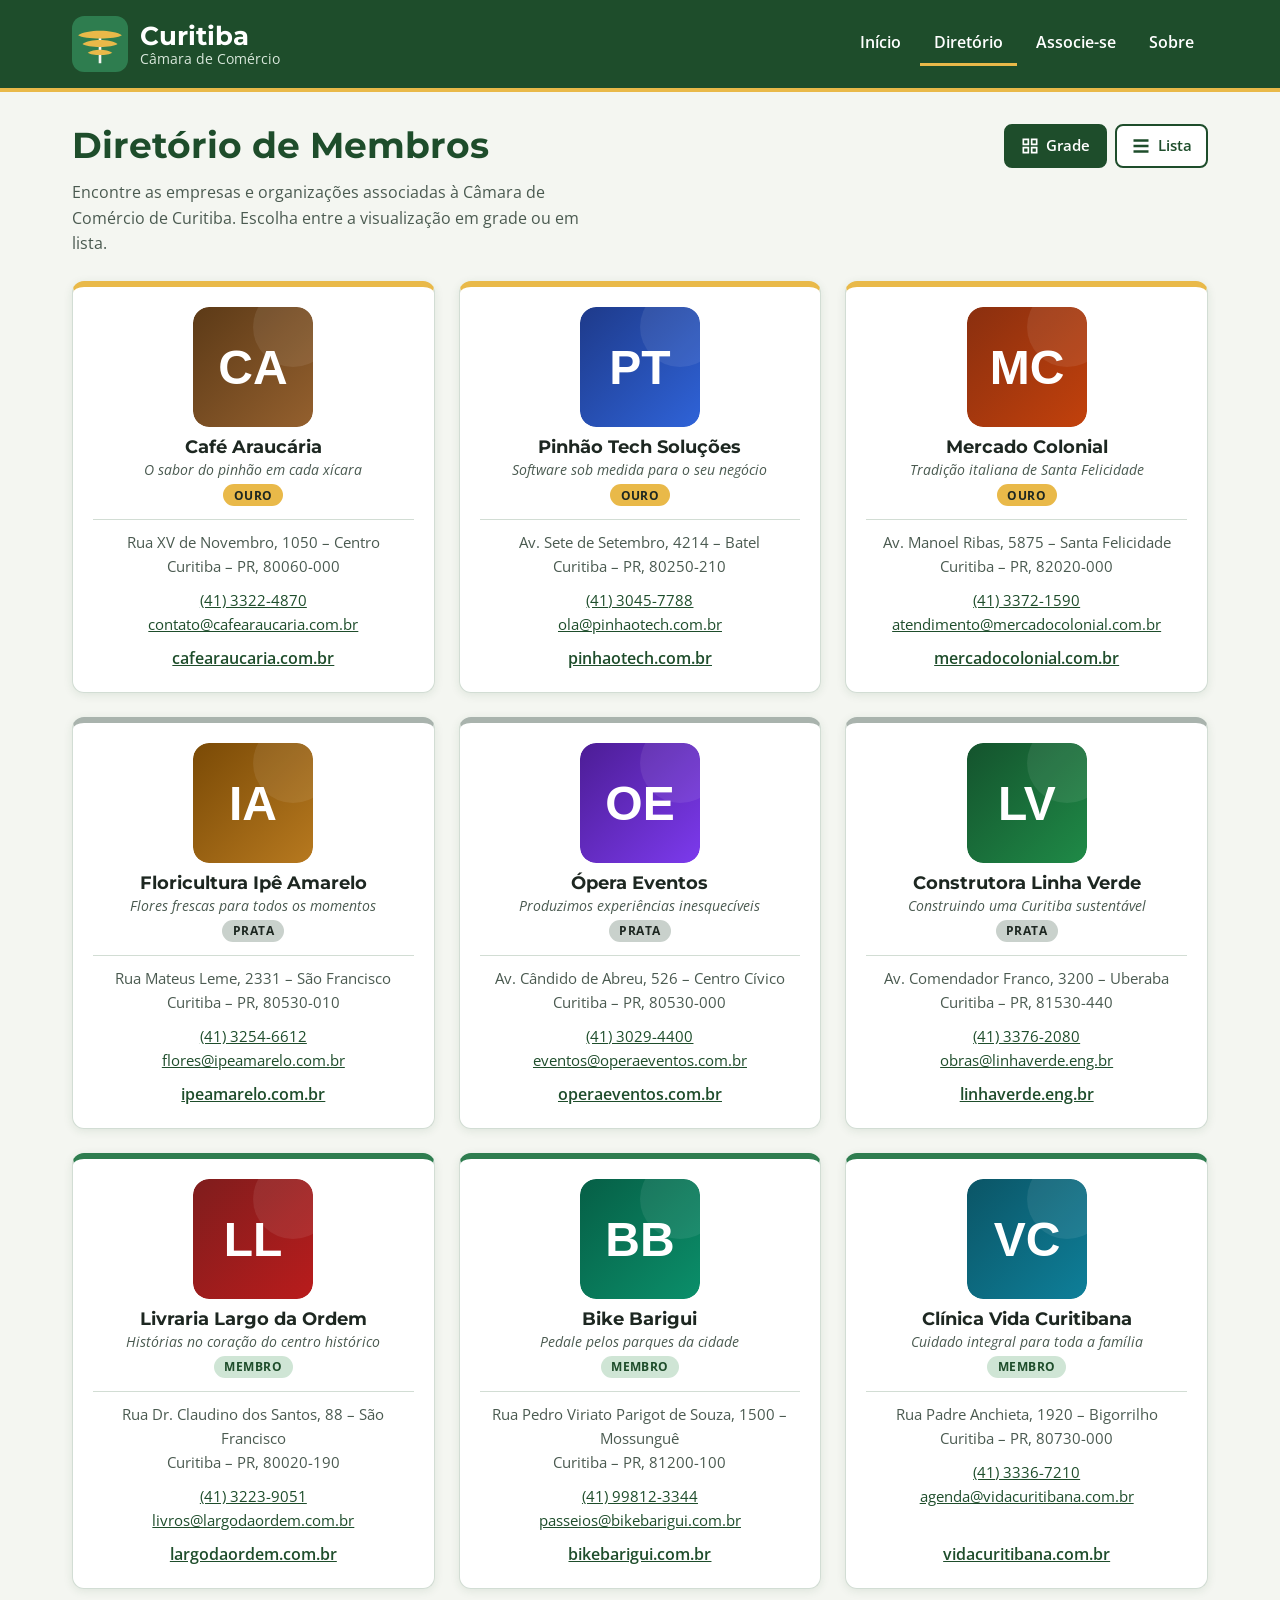
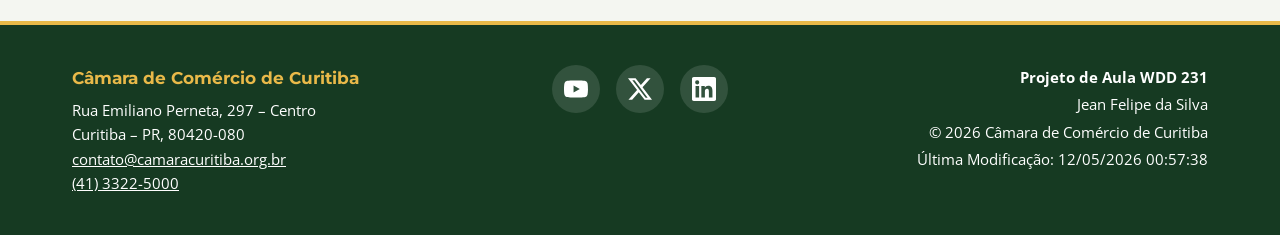
<file: camara/diretorio.html>
<!DOCTYPE html>
<html lang="pt-BR">

<head>
  <meta charset="UTF-8">
  <meta name="viewport" content="width=device-width, initial-scale=1.0">
  <title>Diretório de Membros | Câmara de Comércio de Curitiba</title>
  <meta name="description" content="Diretório de empresas associadas à Câmara de Comércio de Curitiba, com endereço, telefone, site e nível de associação de cada membro.">
  <meta name="author" content="Jean Felipe da Silva">

  <meta property="og:type" content="website">
  <meta property="og:locale" content="pt_BR">
  <meta property="og:title" content="Diretório de Membros da Câmara de Comércio de Curitiba">
  <meta property="og:description" content="Conheça as empresas associadas à Câmara de Comércio de Curitiba e encontre contatos, endereços e sites de cada uma.">
  <meta property="og:image" content="https://akamandakeru.github.io/wdd231/camara/imagens/og-camara-curitiba.png">
  <meta property="og:image:width" content="1200">
  <meta property="og:image:height" content="630">
  <meta property="og:image:alt" content="Logotipo da Câmara de Comércio de Curitiba com o texto Diretório de Membros">
  <meta property="og:url" content="https://akamandakeru.github.io/wdd231/camara/diretorio.html">

  <link rel="icon" href="imagens/favicon.ico" sizes="any">
  <link rel="icon" href="imagens/logo-camara.svg" type="image/svg+xml">

  <link rel="preconnect" href="https://fonts.googleapis.com">
  <link rel="preconnect" href="https://fonts.gstatic.com" crossorigin>
  <link href="https://fonts.googleapis.com/css2?family=Montserrat:wght@600;700&family=Open+Sans:wght@400;600&display=swap" rel="stylesheet">

  <link rel="stylesheet" href="estilos/normalize.css">
  <link rel="stylesheet" href="estilos/camara.css">
  <link rel="stylesheet" href="estilos/maior.css">

  <script src="scripts/navegacao.js" defer></script>
  <script type="module" src="scripts/diretorio.mjs"></script>
  <script src="scripts/rodape.js" defer></script>
</head>

<body>
  <header class="cabecalho">
    <div class="cabecalho-interno">
      <a class="marca" href="index.html">
        <img class="logotipo" src="imagens/logo-camara.svg" alt="" width="56" height="56">
        <span class="marca-texto">
          <span class="marca-nome">Curitiba</span>
          <span class="marca-subtitulo">Câmara de Comércio</span>
        </span>
      </a>

      <button class="botao-menu" id="botaoMenu" type="button" aria-expanded="false" aria-controls="menuPrincipal" aria-label="Abrir menu de navegação">
        <span class="barra"></span>
        <span class="barra"></span>
        <span class="barra"></span>
      </button>

      <nav class="navegacao" id="menuPrincipal" aria-label="Navegação principal">
        <ul class="lista-navegacao">
          <li><a href="index.html">Início</a></li>
          <li><a class="ativo" href="diretorio.html" aria-current="page">Diretório</a></li>
          <li><a href="associe-se.html">Associe-se</a></li>
          <li><a href="sobre.html">Sobre</a></li>
        </ul>
      </nav>
    </div>
  </header>

  <main class="conteudo">
    <div class="topo-diretorio">
      <h1>Diretório de Membros</h1>

      <div class="alternar-exibicao" role="group" aria-label="Forma de exibição dos membros">
        <button class="botao-exibicao selecionado" id="botaoGrade" type="button" aria-pressed="true">
          <svg class="icone-botao" viewBox="0 0 24 24" aria-hidden="true" focusable="false">
            <path fill="currentColor" d="M3 3h8v8H3zm2 2v4h4V5zm8-2h8v8h-8zm2 2v4h4V5zM3 13h8v8H3zm2 2v4h4v-4zm8-2h8v8h-8zm2 2v4h4v-4z"/>
          </svg>
          Grade
        </button>
        <button class="botao-exibicao" id="botaoLista" type="button" aria-pressed="false">
          <svg class="icone-botao" viewBox="0 0 24 24" aria-hidden="true" focusable="false">
            <path fill="currentColor" d="M3 4h18v3H3zm0 6.5h18v3H3zM3 17h18v3H3z"/>
          </svg>
          Lista
        </button>
      </div>
    </div>

    <p class="introducao">
      Encontre as empresas e organizações associadas à Câmara de Comércio de Curitiba.
      Escolha entre a visualização em grade ou em lista.
    </p>

    <div class="membros exibicao-grade" id="membros"></div>
  </main>

  <footer class="rodape">
    <div class="rodape-conteudo">
      <address class="rodape-contato">
        <strong class="rodape-titulo">Câmara de Comércio de Curitiba</strong>
        <span class="rodape-linha">Rua Emiliano Perneta, 297 – Centro</span>
        <span class="rodape-linha">Curitiba – PR, 80420-080</span>
        <a class="rodape-linha" href="mailto:contato@camaracuritiba.org.br">contato@camaracuritiba.org.br</a>
        <a class="rodape-linha" href="tel:+554133225000">(41) 3322-5000</a>
      </address>

      <div class="rodape-redes">
        <a class="rede" href="https://www.youtube.com/" target="_blank" rel="noopener" aria-label="Câmara de Comércio de Curitiba no YouTube">
          <svg class="icone" viewBox="0 0 24 24" aria-hidden="true" focusable="false">
            <path fill="currentColor" d="M23.5 6.19a3.02 3.02 0 0 0-2.12-2.14C19.5 3.55 12 3.55 12 3.55s-7.5 0-9.38.5A3.02 3.02 0 0 0 .5 6.19C0 8.07 0 12 0 12s0 3.93.5 5.81a3.02 3.02 0 0 0 2.12 2.14c1.87.5 9.38.5 9.38.5s7.5 0 9.38-.5a3.02 3.02 0 0 0 2.12-2.14C24 15.93 24 12 24 12s0-3.93-.5-5.81M9.55 15.57V8.43L15.82 12z"/>
          </svg>
        </a>
        <a class="rede" href="https://x.com/" target="_blank" rel="noopener" aria-label="Câmara de Comércio de Curitiba no X">
          <svg class="icone" viewBox="0 0 24 24" aria-hidden="true" focusable="false">
            <path fill="currentColor" d="M18.9 1.15h3.68l-8.04 9.19L24 22.85h-7.41l-5.8-7.58-6.64 7.58H.46l8.6-9.83L0 1.15h7.6l5.24 6.93zm-1.29 19.5h2.04L6.49 3.24H4.3z"/>
          </svg>
        </a>
        <a class="rede" href="https://www.linkedin.com/" target="_blank" rel="noopener" aria-label="Câmara de Comércio de Curitiba no LinkedIn">
          <svg class="icone" viewBox="0 0 24 24" aria-hidden="true" focusable="false">
            <path fill="currentColor" d="M20.45 20.45h-3.56v-5.57c0-1.33-.02-3.04-1.85-3.04-1.85 0-2.14 1.45-2.14 2.94v5.67H9.34V9h3.42v1.56h.05a3.75 3.75 0 0 1 3.37-1.85c3.6 0 4.27 2.37 4.27 5.46zM5.34 7.43a2.07 2.07 0 1 1 0-4.13 2.07 2.07 0 0 1 0 4.13M7.12 20.45H3.55V9h3.57zM22.22 0H1.77C.79 0 0 .77 0 1.72v20.56C0 23.23.79 24 1.77 24h20.45c.98 0 1.78-.77 1.78-1.72V1.72C24 .77 23.2 0 22.22 0"/>
          </svg>
        </a>
      </div>

      <div class="rodape-desenvolvimento">
        <p><strong>Projeto de Aula WDD 231</strong></p>
        <p>Jean Felipe da Silva</p>
        <p>&copy; <span id="anoAtual"></span> Câmara de Comércio de Curitiba</p>
        <p id="ultimaModificacao">Última Modificação:</p>
      </div>
    </div>
  </footer>
</body>

</html>
</file>
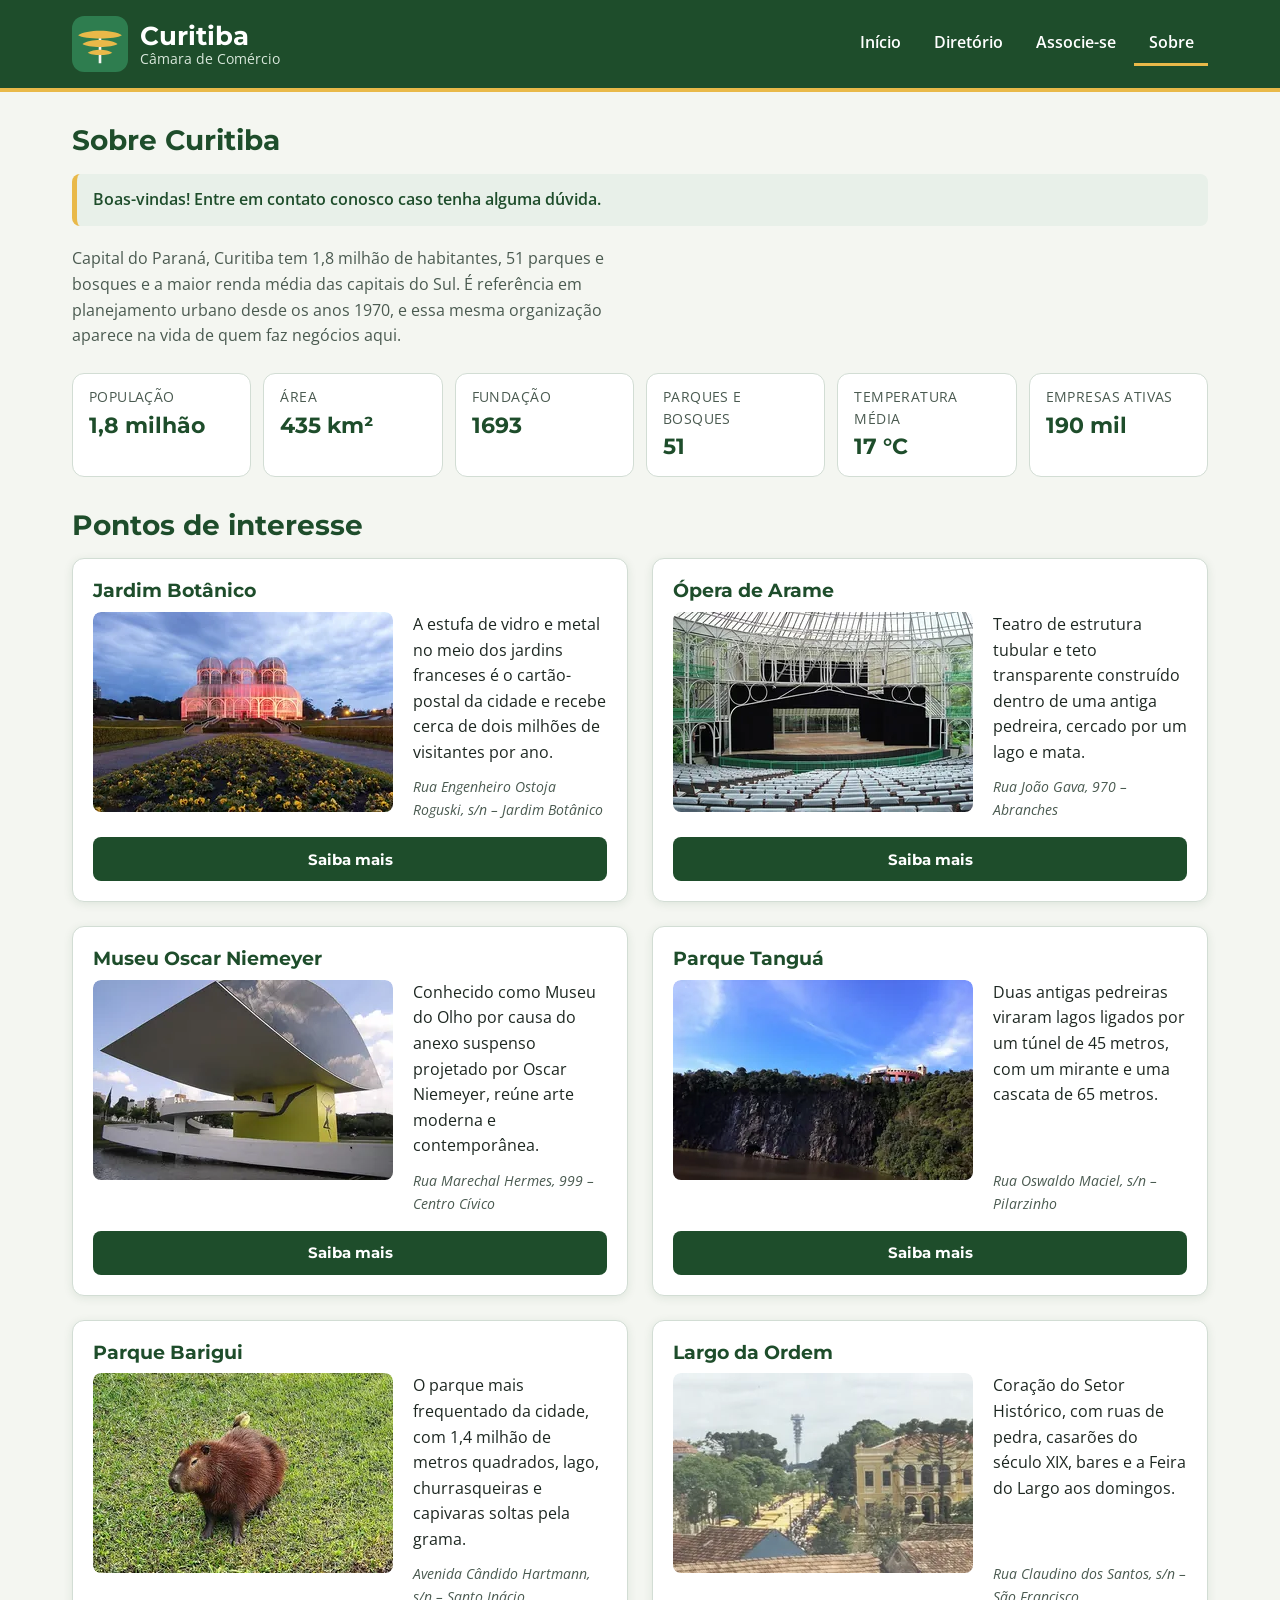
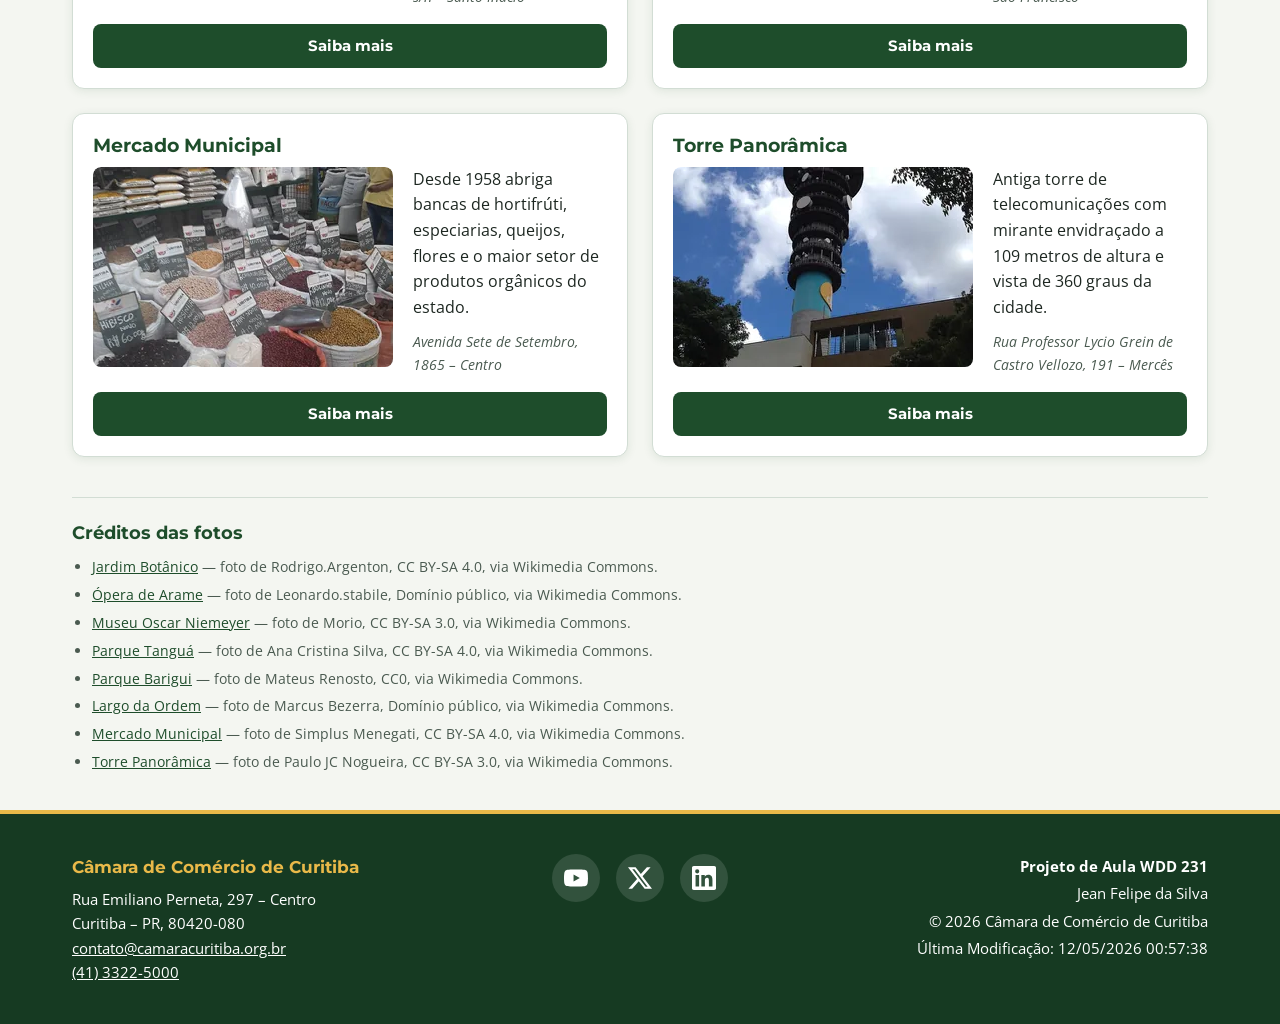
<file: camara/sobre.html>
<!DOCTYPE html>
<html lang="pt-BR">

<head>
  <meta charset="UTF-8">
  <meta name="viewport" content="width=device-width, initial-scale=1.0">
  <title>Sobre Curitiba | Câmara de Comércio de Curitiba</title>
  <meta name="description" content="Conheça Curitiba: dados da cidade e oito pontos de interesse, do Jardim Botânico ao Mercado Municipal, para quem quer morar, visitar ou abrir um negócio aqui.">
  <meta name="author" content="Jean Felipe da Silva">

  <meta property="og:type" content="website">
  <meta property="og:locale" content="pt_BR">
  <meta property="og:title" content="Sobre Curitiba | Câmara de Comércio de Curitiba">
  <meta property="og:description" content="Dados da cidade e oito pontos de interesse de Curitiba, reunidos pela Câmara de Comércio para quem quer visitar, morar ou investir na capital paranaense.">
  <meta property="og:image" content="https://akamandakeru.github.io/wdd231/camara/imagens/og-camara-inicio.jpg">
  <meta property="og:image:width" content="1200">
  <meta property="og:image:height" content="630">
  <meta property="og:image:alt" content="Estufa de vidro do Jardim Botânico de Curitiba com canteiros floridos">
  <meta property="og:url" content="https://akamandakeru.github.io/wdd231/camara/sobre.html">

  <link rel="icon" href="imagens/favicon.ico" sizes="any">
  <link rel="icon" href="imagens/logo-camara.svg" type="image/svg+xml">

  <link rel="preconnect" href="https://fonts.googleapis.com">
  <link rel="preconnect" href="https://fonts.gstatic.com" crossorigin>
  <link href="https://fonts.googleapis.com/css2?family=Montserrat:wght@600;700&family=Open+Sans:wght@400;600&display=swap" rel="stylesheet">

  <link rel="stylesheet" href="estilos/normalize.css">
  <link rel="stylesheet" href="estilos/camara.css">
  <link rel="stylesheet" href="estilos/maior.css">

  <script src="scripts/navegacao.js" defer></script>
  <script src="scripts/rodape.js" defer></script>
  <script type="module" src="scripts/sobre.mjs"></script>
</head>

<body>
  <header class="cabecalho">
    <div class="cabecalho-interno">
      <a class="marca" href="index.html">
        <img class="logotipo" src="imagens/logo-camara.svg" alt="" width="56" height="56">
        <span class="marca-texto">
          <span class="marca-nome">Curitiba</span>
          <span class="marca-subtitulo">Câmara de Comércio</span>
        </span>
      </a>

      <button class="botao-menu" id="botaoMenu" type="button" aria-expanded="false" aria-controls="menuPrincipal" aria-label="Abrir menu de navegação">
        <span class="barra"></span>
        <span class="barra"></span>
        <span class="barra"></span>
      </button>

      <nav class="navegacao" id="menuPrincipal" aria-label="Navegação principal">
        <ul class="lista-navegacao">
          <li><a href="index.html">Início</a></li>
          <li><a href="diretorio.html">Diretório</a></li>
          <li><a href="associacao.html">Associe-se</a></li>
          <li><a class="ativo" href="sobre.html" aria-current="page">Sobre</a></li>
        </ul>
      </nav>
    </div>
  </header>

  <main class="conteudo">
    <h1 class="secao-titulo">Sobre Curitiba</h1>

    <p class="aviso-visita" id="avisoVisita" hidden></p>

    <p class="introducao">
      Capital do Paraná, Curitiba tem 1,8 milhão de habitantes, 51 parques e bosques e a maior renda
      média das capitais do Sul. É referência em planejamento urbano desde os anos 1970, e essa mesma
      organização aparece na vida de quem faz negócios aqui.
    </p>

    <dl class="numeros-cidade">
      <div class="numero">
        <dt>População</dt>
        <dd>1,8 milhão</dd>
      </div>
      <div class="numero">
        <dt>Área</dt>
        <dd>435 km²</dd>
      </div>
      <div class="numero">
        <dt>Fundação</dt>
        <dd>1693</dd>
      </div>
      <div class="numero">
        <dt>Parques e bosques</dt>
        <dd>51</dd>
      </div>
      <div class="numero">
        <dt>Temperatura média</dt>
        <dd>17 °C</dd>
      </div>
      <div class="numero">
        <dt>Empresas ativas</dt>
        <dd>190 mil</dd>
      </div>
    </dl>

    <h2 class="secao-titulo subtitulo-galeria">Pontos de interesse</h2>

    <div class="galeria" id="galeria"></div>

    <section class="creditos" aria-labelledby="tituloCreditos">
      <h2 id="tituloCreditos">Créditos das fotos</h2>
      <ul class="lista-creditos" id="creditos"></ul>
    </section>
  </main>

  <footer class="rodape">
    <div class="rodape-conteudo">
      <address class="rodape-contato">
        <strong class="rodape-titulo">Câmara de Comércio de Curitiba</strong>
        <span class="rodape-linha">Rua Emiliano Perneta, 297 – Centro</span>
        <span class="rodape-linha">Curitiba – PR, 80420-080</span>
        <a class="rodape-linha" href="mailto:contato@camaracuritiba.org.br">contato@camaracuritiba.org.br</a>
        <a class="rodape-linha" href="tel:+554133225000">(41) 3322-5000</a>
      </address>

      <div class="rodape-redes">
        <a class="rede" href="https://www.youtube.com/" target="_blank" rel="noopener" aria-label="Câmara de Comércio de Curitiba no YouTube">
          <svg class="icone" viewBox="0 0 24 24" aria-hidden="true" focusable="false">
            <path fill="currentColor" d="M23.5 6.19a3.02 3.02 0 0 0-2.12-2.14C19.5 3.55 12 3.55 12 3.55s-7.5 0-9.38.5A3.02 3.02 0 0 0 .5 6.19C0 8.07 0 12 0 12s0 3.93.5 5.81a3.02 3.02 0 0 0 2.12 2.14c1.87.5 9.38.5 9.38.5s7.5 0 9.38-.5a3.02 3.02 0 0 0 2.12-2.14C24 15.93 24 12 24 12s0-3.93-.5-5.81M9.55 15.57V8.43L15.82 12z"/>
          </svg>
        </a>
        <a class="rede" href="https://x.com/" target="_blank" rel="noopener" aria-label="Câmara de Comércio de Curitiba no X">
          <svg class="icone" viewBox="0 0 24 24" aria-hidden="true" focusable="false">
            <path fill="currentColor" d="M18.9 1.15h3.68l-8.04 9.19L24 22.85h-7.41l-5.8-7.58-6.64 7.58H.46l8.6-9.83L0 1.15h7.6l5.24 6.93zm-1.29 19.5h2.04L6.49 3.24H4.3z"/>
          </svg>
        </a>
        <a class="rede" href="https://www.linkedin.com/" target="_blank" rel="noopener" aria-label="Câmara de Comércio de Curitiba no LinkedIn">
          <svg class="icone" viewBox="0 0 24 24" aria-hidden="true" focusable="false">
            <path fill="currentColor" d="M20.45 20.45h-3.56v-5.57c0-1.33-.02-3.04-1.85-3.04-1.85 0-2.14 1.45-2.14 2.94v5.67H9.34V9h3.42v1.56h.05a3.75 3.75 0 0 1 3.37-1.85c3.6 0 4.27 2.37 4.27 5.46zM5.34 7.43a2.07 2.07 0 1 1 0-4.13 2.07 2.07 0 0 1 0 4.13M7.12 20.45H3.55V9h3.57zM22.22 0H1.77C.79 0 0 .77 0 1.72v20.56C0 23.23.79 24 1.77 24h20.45c.98 0 1.78-.77 1.78-1.72V1.72C24 .77 23.2 0 22.22 0"/>
          </svg>
        </a>
      </div>

      <div class="rodape-desenvolvimento">
        <p><strong>Projeto de Aula WDD 231</strong></p>
        <p>Jean Felipe da Silva</p>
        <p>&copy; <span id="anoAtual"></span> Câmara de Comércio de Curitiba</p>
        <p id="ultimaModificacao">Última Modificação:</p>
      </div>
    </div>
  </footer>

  <dialog class="dialogo-nivel dialogo-local" id="dialogoLocal" aria-labelledby="tituloDialogoLocal">
    <div class="dialogo-topo">
      <h2 class="dialogo-titulo" id="tituloDialogoLocal">Ponto de interesse</h2>
      <button class="fechar-dialogo" type="button" aria-label="Fechar">✕</button>
    </div>
    <div class="dialogo-corpo" id="corpoDialogoLocal"></div>
  </dialog>
</body>

</html>
</file>
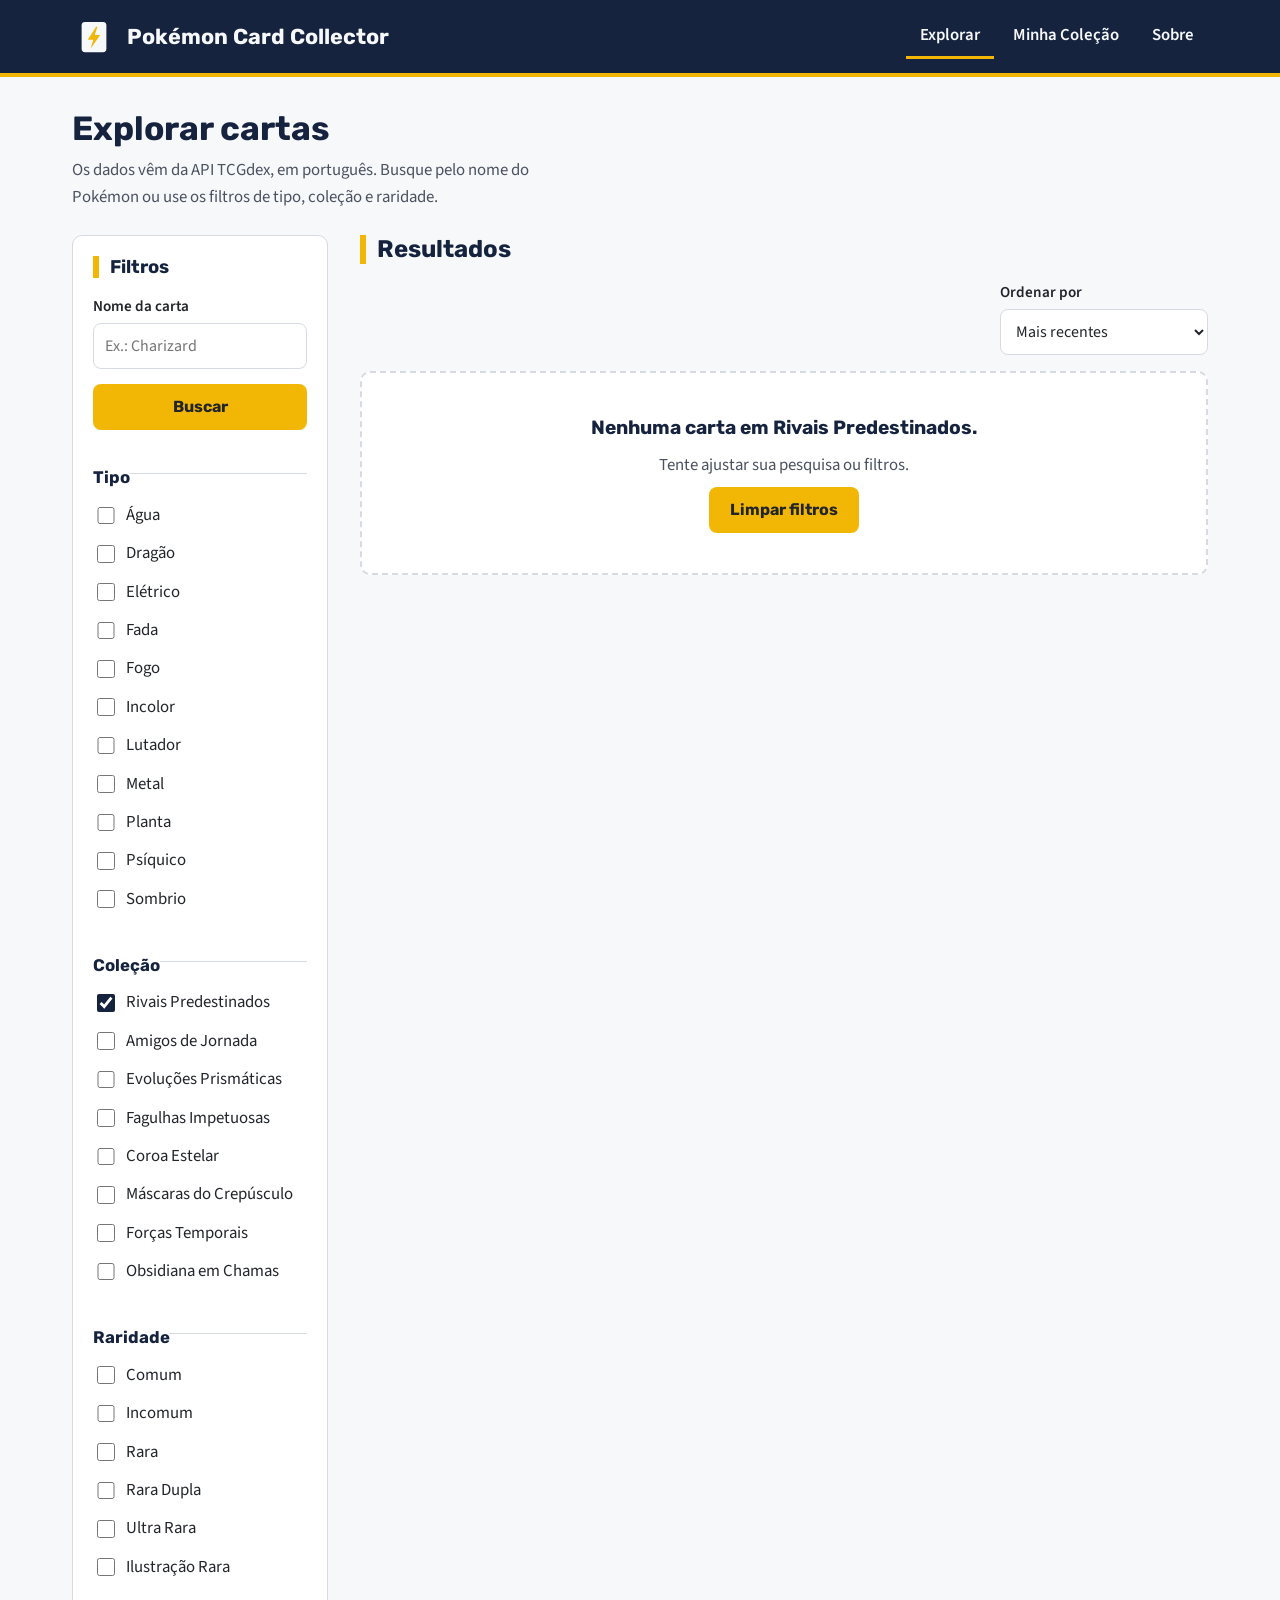
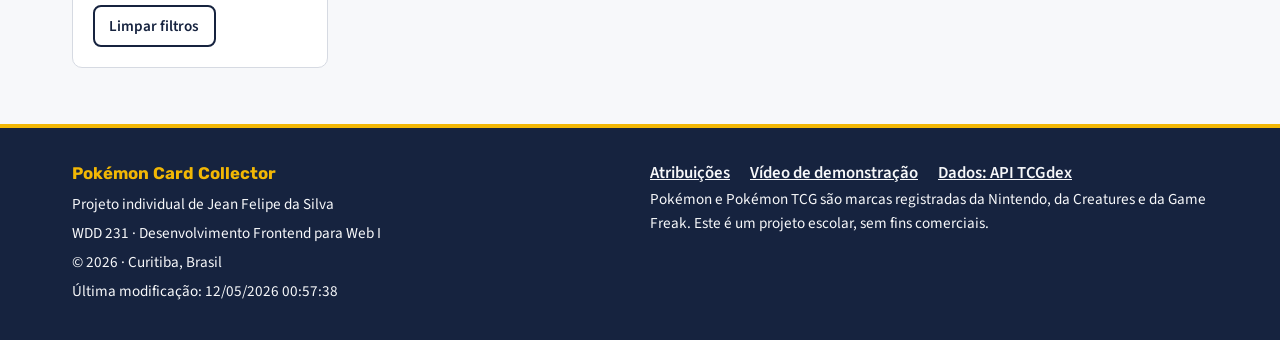
<file: final/cartas.html>
<!DOCTYPE html>
<html lang="pt-BR">

<head>
  <meta charset="UTF-8">
  <meta name="viewport" content="width=device-width, initial-scale=1.0">
  <title>Explorar cartas | Pokémon Card Collector</title>
  <meta name="description" content="Pesquise cartas do Pokémon TCG por nome e filtre por tipo, coleção e raridade. Veja HP, ataques e ilustração de cada carta e guarde as suas no álbum digital.">
  <meta name="author" content="Jean Felipe da Silva">

  <meta property="og:type" content="website">
  <meta property="og:locale" content="pt_BR">
  <meta property="og:title" content="Explorar cartas do Pokémon TCG | Pokémon Card Collector">
  <meta property="og:description" content="Busque cartas do Pokémon TCG por nome, tipo, coleção e raridade, com HP e ataques em português.">
  <meta property="og:image" content="https://akamandakeru.github.io/wdd231/final/imagens/og-collector.jpg">
  <meta property="og:image:width" content="1200">
  <meta property="og:image:height" content="630">
  <meta property="og:image:alt" content="Logotipo do Pokémon Card Collector: uma carta com um raio">
  <meta property="og:url" content="https://akamandakeru.github.io/wdd231/final/cartas.html">

  <link rel="icon" href="imagens/favicon.svg" type="image/svg+xml">

  <link rel="preconnect" href="https://fonts.googleapis.com">
  <link rel="preconnect" href="https://fonts.gstatic.com" crossorigin>
  <link href="https://fonts.googleapis.com/css2?family=Rubik:wght@700&family=Source+Sans+3:wght@400;600&display=swap" rel="stylesheet">

  <link rel="stylesheet" href="estilos/base.css">
  <link rel="stylesheet" href="estilos/maior.css">

  <script type="module" src="scripts/navegacao.mjs"></script>
  <script type="module" src="scripts/rodape.mjs"></script>
  <script type="module" src="scripts/cartas.mjs"></script>
</head>

<body>
  <header class="cabecalho">
    <div class="cabecalho-interno">
      <a class="marca" href="index.html">
        <img class="marca-logo" src="imagens/favicon.svg" alt="" width="44" height="44">
        <span class="marca-nome">Pokémon Card Collector</span>
      </a>

      <button class="botao-menu" id="botaoMenu" type="button" aria-expanded="false" aria-controls="menuPrincipal" aria-label="Abrir menu de navegação">
        <span class="barra"></span>
        <span class="barra"></span>
        <span class="barra"></span>
      </button>

      <nav class="navegacao" id="menuPrincipal" aria-label="Navegação principal">
        <ul class="lista-navegacao">
          <li><a class="ativo" href="cartas.html" aria-current="page">Explorar</a></li>
          <li><a href="colecao.html">Minha Coleção</a></li>
          <li><a href="sobre.html">Sobre</a></li>
        </ul>
      </nav>
    </div>
  </header>

  <main class="conteudo">
    <h1 class="titulo-pagina">Explorar cartas</h1>

    <p class="introducao">
      Os dados vêm da API TCGdex, em português. Busque pelo nome do Pokémon ou use os
      filtros de tipo, coleção e raridade.
    </p>

    <div class="area-cartas">
      <aside class="painel-filtros" aria-labelledby="tituloFiltros">
        <h2 class="secao-titulo" id="tituloFiltros">Filtros</h2>

        <form id="filtros">
          <label class="campo" for="termo">
            <span class="rotulo">Nome da carta</span>
            <input type="search" id="termo" name="termo" title="Digite o nome de um Pokémon" placeholder="Ex.: Charizard" autocomplete="off">
          </label>

          <button class="botao botao-busca" type="submit">Buscar</button>

          <fieldset class="grupo-filtro">
            <legend>Tipo</legend>
            <ul class="lista-caixas" id="grupoTipos"></ul>
          </fieldset>

          <fieldset class="grupo-filtro">
            <legend>Coleção</legend>
            <ul class="lista-caixas" id="grupoColecoes"></ul>
          </fieldset>

          <fieldset class="grupo-filtro">
            <legend>Raridade</legend>
            <ul class="lista-caixas" id="grupoRaridades"></ul>
          </fieldset>

          <button class="botao-pequeno" type="button" id="limparFiltros">Limpar filtros</button>
        </form>
      </aside>

      <section class="painel-resultados" aria-labelledby="tituloResultados">
        <h2 class="secao-titulo" id="tituloResultados">Resultados</h2>

        <p class="mensagem" id="avisoCartas" role="status" hidden></p>

        <div class="barra-resultados">
          <p class="contagem" id="contagem" role="status"></p>

          <label class="campo campo-ordem" for="ordem">
            <span class="rotulo">Ordenar por</span>
            <select id="ordem" name="ordem" title="Escolha a ordem dos resultados"></select>
          </label>
        </div>

        <div class="mensagem-vazia" id="semResultados" hidden>
          <p class="texto-vazio">Nenhuma carta encontrada.</p>
          <p>Tente ajustar sua pesquisa ou filtros.</p>
          <button class="botao" type="button" id="limparFiltrosVazio">Limpar filtros</button>
        </div>

        <ul class="grade-cartas" id="grade"></ul>

        <nav class="paginacao" aria-label="Páginas de resultados">
          <ul class="lista-paginas" id="paginacao" hidden></ul>
        </nav>
      </section>
    </div>
  </main>

  <footer class="rodape">
    <div class="rodape-conteudo">
      <div>
        <strong class="rodape-titulo">Pokémon Card Collector</strong>
        <p>Projeto individual de Jean Felipe da Silva</p>
        <p>WDD 231 &middot; Desenvolvimento Frontend para Web I</p>
        <p>&copy; <span id="anoAtual"></span> &middot; Curitiba, Brasil</p>
        <p id="ultimaModificacao">Última modificação:</p>
      </div>

      <div>
        <ul class="rodape-links">
          <li><a href="sobre.html#atribuicoes">Atribuições</a></li>
          <!-- Troque o endereço abaixo pelo link do vídeo de demonstração. -->
          <li><a href="https://youtu.be/" target="_blank" rel="noopener">Vídeo de demonstração</a></li>
          <li><a href="https://tcgdex.dev/" target="_blank" rel="noopener">Dados: API TCGdex</a></li>
        </ul>
        <p>
          Pokémon e Pokémon TCG são marcas registradas da Nintendo, da Creatures e da Game Freak.
          Este é um projeto escolar, sem fins comerciais.
        </p>
      </div>
    </div>
  </footer>

  <dialog class="dialogo" id="dialogoCarta" aria-labelledby="tituloDialogo">
    <div class="dialogo-topo">
      <h2 class="dialogo-titulo" id="tituloDialogo">Detalhes da carta</h2>
      <button class="fechar-dialogo" type="button" aria-label="Fechar">✕</button>
    </div>
    <div class="dialogo-corpo" id="corpoDialogo"></div>
  </dialog>
</body>

</html>
</file>
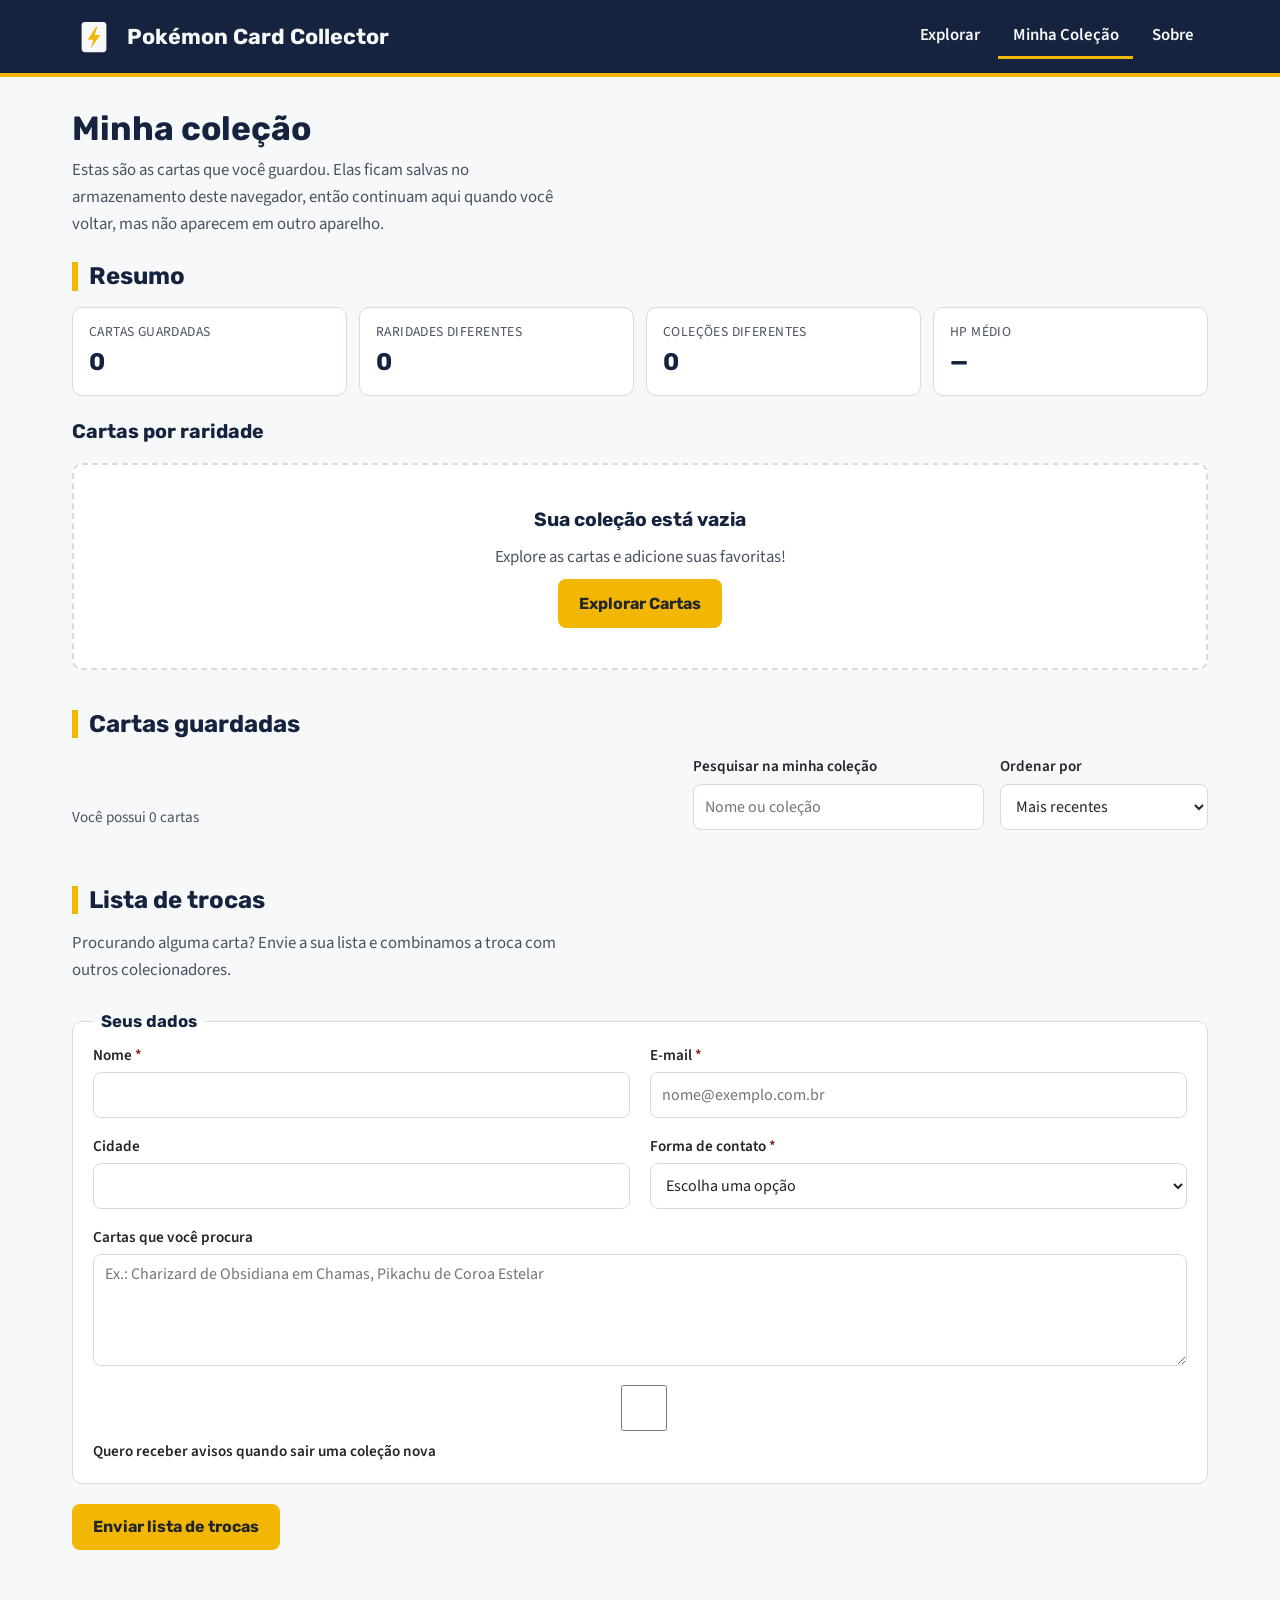
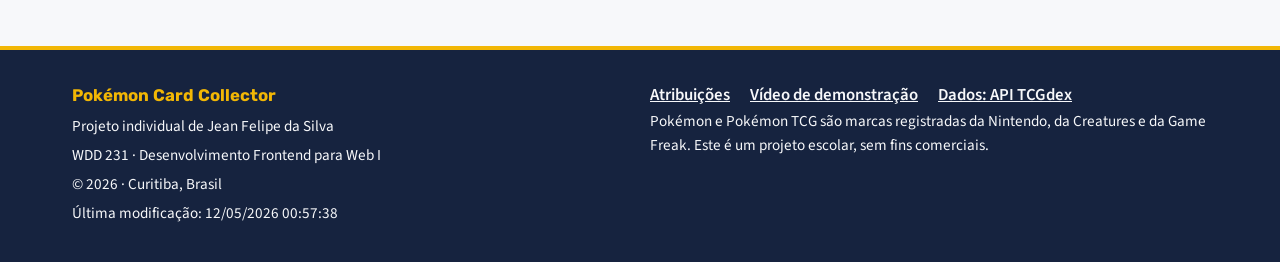
<file: final/colecao.html>
<!DOCTYPE html>
<html lang="pt-BR">

<head>
  <meta charset="UTF-8">
  <meta name="viewport" content="width=device-width, initial-scale=1.0">
  <title>Minha coleção | Pokémon Card Collector</title>
  <meta name="description" content="Veja as cartas do Pokémon TCG que você guardou no navegador, com resumo por raridade, e envie a sua lista de trocas para outros colecionadores.">
  <meta name="author" content="Jean Felipe da Silva">

  <meta property="og:type" content="website">
  <meta property="og:locale" content="pt_BR">
  <meta property="og:title" content="Minha coleção | Pokémon Card Collector">
  <meta property="og:description" content="Suas cartas guardadas, o resumo por raridade e a lista de trocas do Pokémon Card Collector.">
  <meta property="og:image" content="https://akamandakeru.github.io/wdd231/final/imagens/og-collector.jpg">
  <meta property="og:image:width" content="1200">
  <meta property="og:image:height" content="630">
  <meta property="og:image:alt" content="Logotipo do Pokémon Card Collector: uma carta com um raio">
  <meta property="og:url" content="https://akamandakeru.github.io/wdd231/final/colecao.html">

  <link rel="icon" href="imagens/favicon.svg" type="image/svg+xml">

  <link rel="preconnect" href="https://fonts.googleapis.com">
  <link rel="preconnect" href="https://fonts.gstatic.com" crossorigin>
  <link href="https://fonts.googleapis.com/css2?family=Rubik:wght@700&family=Source+Sans+3:wght@400;600&display=swap" rel="stylesheet">

  <link rel="stylesheet" href="estilos/base.css">
  <link rel="stylesheet" href="estilos/maior.css">

  <script type="module" src="scripts/navegacao.mjs"></script>
  <script type="module" src="scripts/rodape.mjs"></script>
  <script type="module" src="scripts/colecao.mjs"></script>
</head>

<body>
  <header class="cabecalho">
    <div class="cabecalho-interno">
      <a class="marca" href="index.html">
        <img class="marca-logo" src="imagens/favicon.svg" alt="" width="44" height="44">
        <span class="marca-nome">Pokémon Card Collector</span>
      </a>

      <button class="botao-menu" id="botaoMenu" type="button" aria-expanded="false" aria-controls="menuPrincipal" aria-label="Abrir menu de navegação">
        <span class="barra"></span>
        <span class="barra"></span>
        <span class="barra"></span>
      </button>

      <nav class="navegacao" id="menuPrincipal" aria-label="Navegação principal">
        <ul class="lista-navegacao">
          <li><a href="cartas.html">Explorar</a></li>
          <li><a class="ativo" href="colecao.html" aria-current="page">Minha Coleção</a></li>
          <li><a href="sobre.html">Sobre</a></li>
        </ul>
      </nav>
    </div>
  </header>

  <main class="conteudo">
    <h1 class="titulo-pagina">Minha coleção</h1>

    <p class="introducao">
      Estas são as cartas que você guardou. Elas ficam salvas no armazenamento deste navegador,
      então continuam aqui quando você voltar, mas não aparecem em outro aparelho.
    </p>

    <section class="secao" aria-labelledby="tituloResumo">
      <h2 class="secao-titulo" id="tituloResumo">Resumo</h2>

      <dl class="resumo" id="resumoColecao"></dl>

      <h3>Cartas por raridade</h3>
      <ul class="lista-raridades" id="porRaridade" hidden></ul>

      <div class="mensagem-vazia" id="colecaoVazia" hidden>
        <p class="texto-vazio">Sua coleção está vazia</p>
        <p>Explore as cartas e adicione suas favoritas!</p>
        <a class="botao" href="cartas.html">Explorar Cartas</a>
      </div>
    </section>

    <section class="secao" aria-labelledby="tituloGuardadas">
      <h2 class="secao-titulo" id="tituloGuardadas">Cartas guardadas</h2>

      <div class="barra-resultados">
        <p class="contagem" id="totalTexto" role="status">Você possui 0 cartas</p>

        <div class="controles-colecao">
          <label class="campo" for="buscaColecao">
            <span class="rotulo">Pesquisar na minha coleção</span>
            <input type="search" id="buscaColecao" name="buscaColecao" title="Pesquise entre as cartas que você guardou" placeholder="Nome ou coleção" autocomplete="off">
          </label>

          <label class="campo campo-ordem" for="ordemColecao">
            <span class="rotulo">Ordenar por</span>
            <select id="ordemColecao" name="ordemColecao" title="Escolha a ordem das suas cartas">
              <option value="recentes">Mais recentes</option>
              <option value="nome">Nome (A-Z)</option>
              <option value="raridade">Raridade</option>
            </select>
          </label>
        </div>
      </div>

      <p class="mensagem" id="semResultadoColecao" hidden>Nenhuma carta da sua coleção combina com essa pesquisa.</p>

      <ul class="grade-cartas" id="minhaColecao"></ul>
    </section>

    <section class="secao" aria-labelledby="tituloTrocas">
      <h2 class="secao-titulo" id="tituloTrocas">Lista de trocas</h2>

      <p class="introducao">
        Procurando alguma carta? Envie a sua lista e combinamos a troca com outros colecionadores.
      </p>

      <form class="formulario" method="get" action="lista-enviada.html">
        <fieldset>
          <legend>Seus dados</legend>

          <div class="campos">
            <label class="campo" for="nome">
              <span class="rotulo">Nome <span class="obrigatorio" aria-hidden="true">*</span></span>
              <input type="text" id="nome" name="nome" title="Digite seu nome" autocomplete="name" required>
            </label>

            <label class="campo" for="email">
              <span class="rotulo">E-mail <span class="obrigatorio" aria-hidden="true">*</span></span>
              <input type="email" id="email" name="email" title="Digite um e-mail válido" autocomplete="email" placeholder="nome@exemplo.com.br" required>
            </label>

            <label class="campo" for="cidade">
              <span class="rotulo">Cidade</span>
              <input type="text" id="cidade" name="cidade" title="Digite a sua cidade" autocomplete="address-level2">
            </label>

            <label class="campo" for="contato">
              <span class="rotulo">Forma de contato <span class="obrigatorio" aria-hidden="true">*</span></span>
              <select id="contato" name="contato" title="Escolha como prefere ser contatado" required>
                <option value="">Escolha uma opção</option>
                <option value="E-mail">E-mail</option>
                <option value="WhatsApp">WhatsApp</option>
                <option value="Presencial em evento">Presencial em evento</option>
              </select>
            </label>

            <label class="campo campo-largo" for="procura">
              <span class="rotulo">Cartas que você procura</span>
              <textarea id="procura" name="procura" title="Liste as cartas que está procurando" rows="4" placeholder="Ex.: Charizard de Obsidiana em Chamas, Pikachu de Coroa Estelar"></textarea>
            </label>

            <label class="campo campo-largo" for="novidades">
              <span class="rotulo">
                <input type="checkbox" id="novidades" name="novidades" value="sim" title="Receber avisos de novas coleções">
                Quero receber avisos quando sair uma coleção nova
              </span>
            </label>
          </div>
        </fieldset>

        <input type="hidden" id="totalCartas" name="total-cartas" value="0">
        <input type="hidden" id="dataHora" name="data-hora">

        <button class="botao" type="submit">Enviar lista de trocas</button>
      </form>
    </section>
  </main>

  <footer class="rodape">
    <div class="rodape-conteudo">
      <div>
        <strong class="rodape-titulo">Pokémon Card Collector</strong>
        <p>Projeto individual de Jean Felipe da Silva</p>
        <p>WDD 231 &middot; Desenvolvimento Frontend para Web I</p>
        <p>&copy; <span id="anoAtual"></span> &middot; Curitiba, Brasil</p>
        <p id="ultimaModificacao">Última modificação:</p>
      </div>

      <div>
        <ul class="rodape-links">
          <li><a href="sobre.html#atribuicoes">Atribuições</a></li>
          <!-- Troque o endereço abaixo pelo link do vídeo de demonstração. -->
          <li><a href="https://youtu.be/" target="_blank" rel="noopener">Vídeo de demonstração</a></li>
          <li><a href="https://tcgdex.dev/" target="_blank" rel="noopener">Dados: API TCGdex</a></li>
        </ul>
        <p>
          Pokémon e Pokémon TCG são marcas registradas da Nintendo, da Creatures e da Game Freak.
          Este é um projeto escolar, sem fins comerciais.
        </p>
      </div>
    </div>
  </footer>

  <dialog class="dialogo" id="dialogoCarta" aria-labelledby="tituloDialogo">
    <div class="dialogo-topo">
      <h2 class="dialogo-titulo" id="tituloDialogo">Detalhes da carta</h2>
      <button class="fechar-dialogo" type="button" aria-label="Fechar">✕</button>
    </div>
    <div class="dialogo-corpo" id="corpoDialogo"></div>
  </dialog>
</body>

</html>
</file>
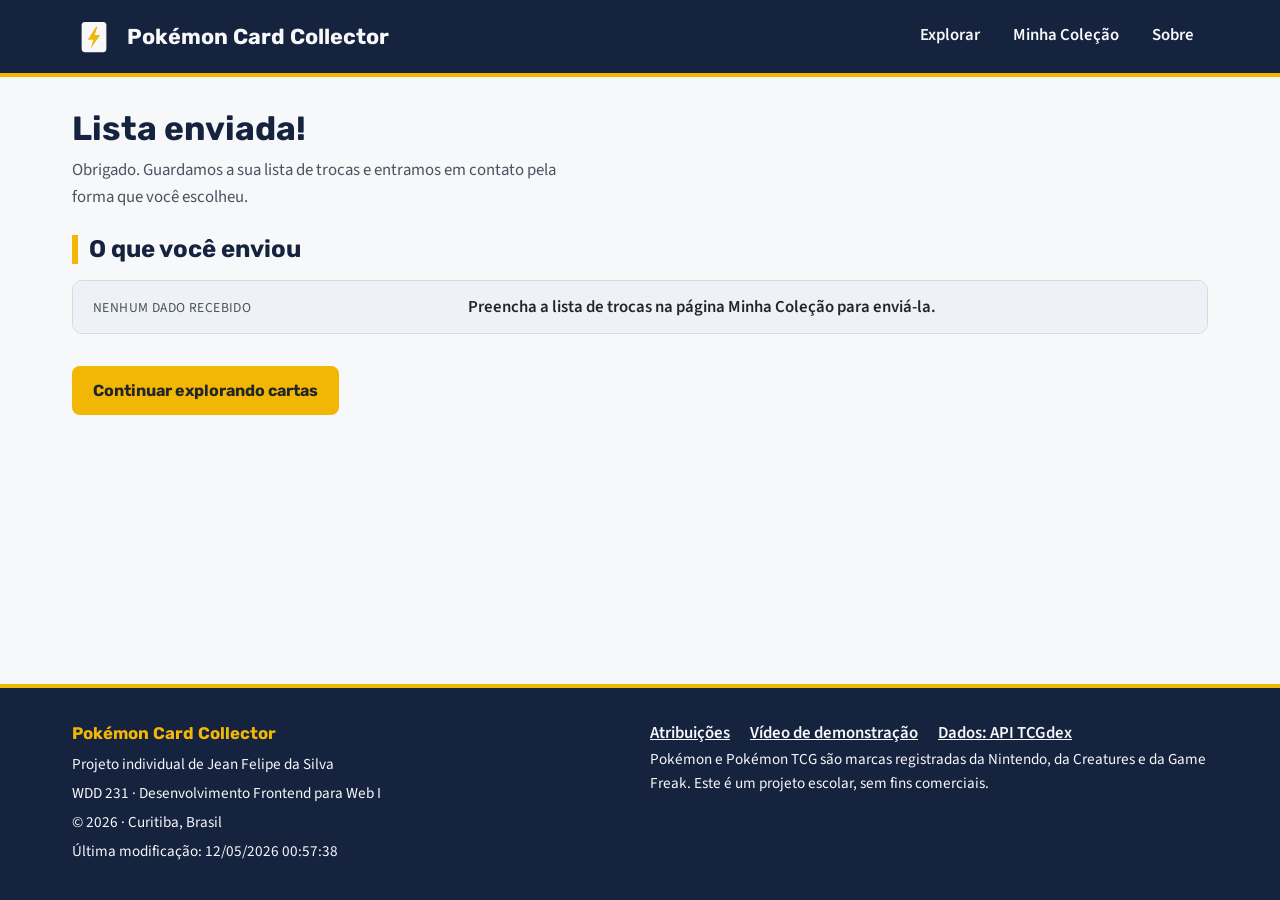
<file: final/lista-enviada.html>
<!DOCTYPE html>
<html lang="pt-BR">

<head>
  <meta charset="UTF-8">
  <meta name="viewport" content="width=device-width, initial-scale=1.0">
  <title>Lista enviada | Pokémon Card Collector</title>
  <meta name="description" content="Confirmação da lista de trocas enviada ao Pokémon Card Collector, com o resumo dos dados preenchidos no formulário.">
  <meta name="author" content="Jean Felipe da Silva">

  <meta property="og:type" content="website">
  <meta property="og:locale" content="pt_BR">
  <meta property="og:title" content="Lista de trocas enviada | Pokémon Card Collector">
  <meta property="og:description" content="Recebemos a sua lista de trocas de cartas do Pokémon TCG. Veja o resumo do que foi enviado.">
  <meta property="og:image" content="https://akamandakeru.github.io/wdd231/final/imagens/og-collector.jpg">
  <meta property="og:image:width" content="1200">
  <meta property="og:image:height" content="630">
  <meta property="og:image:alt" content="Logotipo do Pokémon Card Collector: uma carta com um raio">
  <meta property="og:url" content="https://akamandakeru.github.io/wdd231/final/lista-enviada.html">

  <link rel="icon" href="imagens/favicon.svg" type="image/svg+xml">

  <link rel="preconnect" href="https://fonts.googleapis.com">
  <link rel="preconnect" href="https://fonts.gstatic.com" crossorigin>
  <link href="https://fonts.googleapis.com/css2?family=Rubik:wght@700&family=Source+Sans+3:wght@400;600&display=swap" rel="stylesheet">

  <link rel="stylesheet" href="estilos/base.css">
  <link rel="stylesheet" href="estilos/maior.css">

  <script type="module" src="scripts/navegacao.mjs"></script>
  <script type="module" src="scripts/rodape.mjs"></script>
  <script type="module" src="scripts/lista-enviada.mjs"></script>
</head>

<body>
  <header class="cabecalho">
    <div class="cabecalho-interno">
      <a class="marca" href="index.html">
        <img class="marca-logo" src="imagens/favicon.svg" alt="" width="44" height="44">
        <span class="marca-nome">Pokémon Card Collector</span>
      </a>

      <button class="botao-menu" id="botaoMenu" type="button" aria-expanded="false" aria-controls="menuPrincipal" aria-label="Abrir menu de navegação">
        <span class="barra"></span>
        <span class="barra"></span>
        <span class="barra"></span>
      </button>

      <nav class="navegacao" id="menuPrincipal" aria-label="Navegação principal">
        <ul class="lista-navegacao">
          <li><a href="cartas.html">Explorar</a></li>
          <li><a href="colecao.html">Minha Coleção</a></li>
          <li><a href="sobre.html">Sobre</a></li>
        </ul>
      </nav>
    </div>
  </header>

  <main class="conteudo">
    <h1 class="titulo-pagina">Lista enviada!</h1>

    <p class="introducao">
      Obrigado. Guardamos a sua lista de trocas e entramos em contato pela forma que você escolheu.
    </p>

    <h2 class="secao-titulo">O que você enviou</h2>

    <dl class="resumo-envio" id="dadosEnviados"></dl>

    <p>
      <a class="botao" href="cartas.html">Continuar explorando cartas</a>
    </p>
  </main>

  <footer class="rodape">
    <div class="rodape-conteudo">
      <div>
        <strong class="rodape-titulo">Pokémon Card Collector</strong>
        <p>Projeto individual de Jean Felipe da Silva</p>
        <p>WDD 231 &middot; Desenvolvimento Frontend para Web I</p>
        <p>&copy; <span id="anoAtual"></span> &middot; Curitiba, Brasil</p>
        <p id="ultimaModificacao">Última modificação:</p>
      </div>

      <div>
        <ul class="rodape-links">
          <li><a href="sobre.html#atribuicoes">Atribuições</a></li>
          <!-- Troque o endereço abaixo pelo link do vídeo de demonstração. -->
          <li><a href="https://youtu.be/" target="_blank" rel="noopener">Vídeo de demonstração</a></li>
          <li><a href="https://tcgdex.dev/" target="_blank" rel="noopener">Dados: API TCGdex</a></li>
        </ul>
        <p>
          Pokémon e Pokémon TCG são marcas registradas da Nintendo, da Creatures e da Game Freak.
          Este é um projeto escolar, sem fins comerciais.
        </p>
      </div>
    </div>
  </footer>
</body>

</html>
</file>
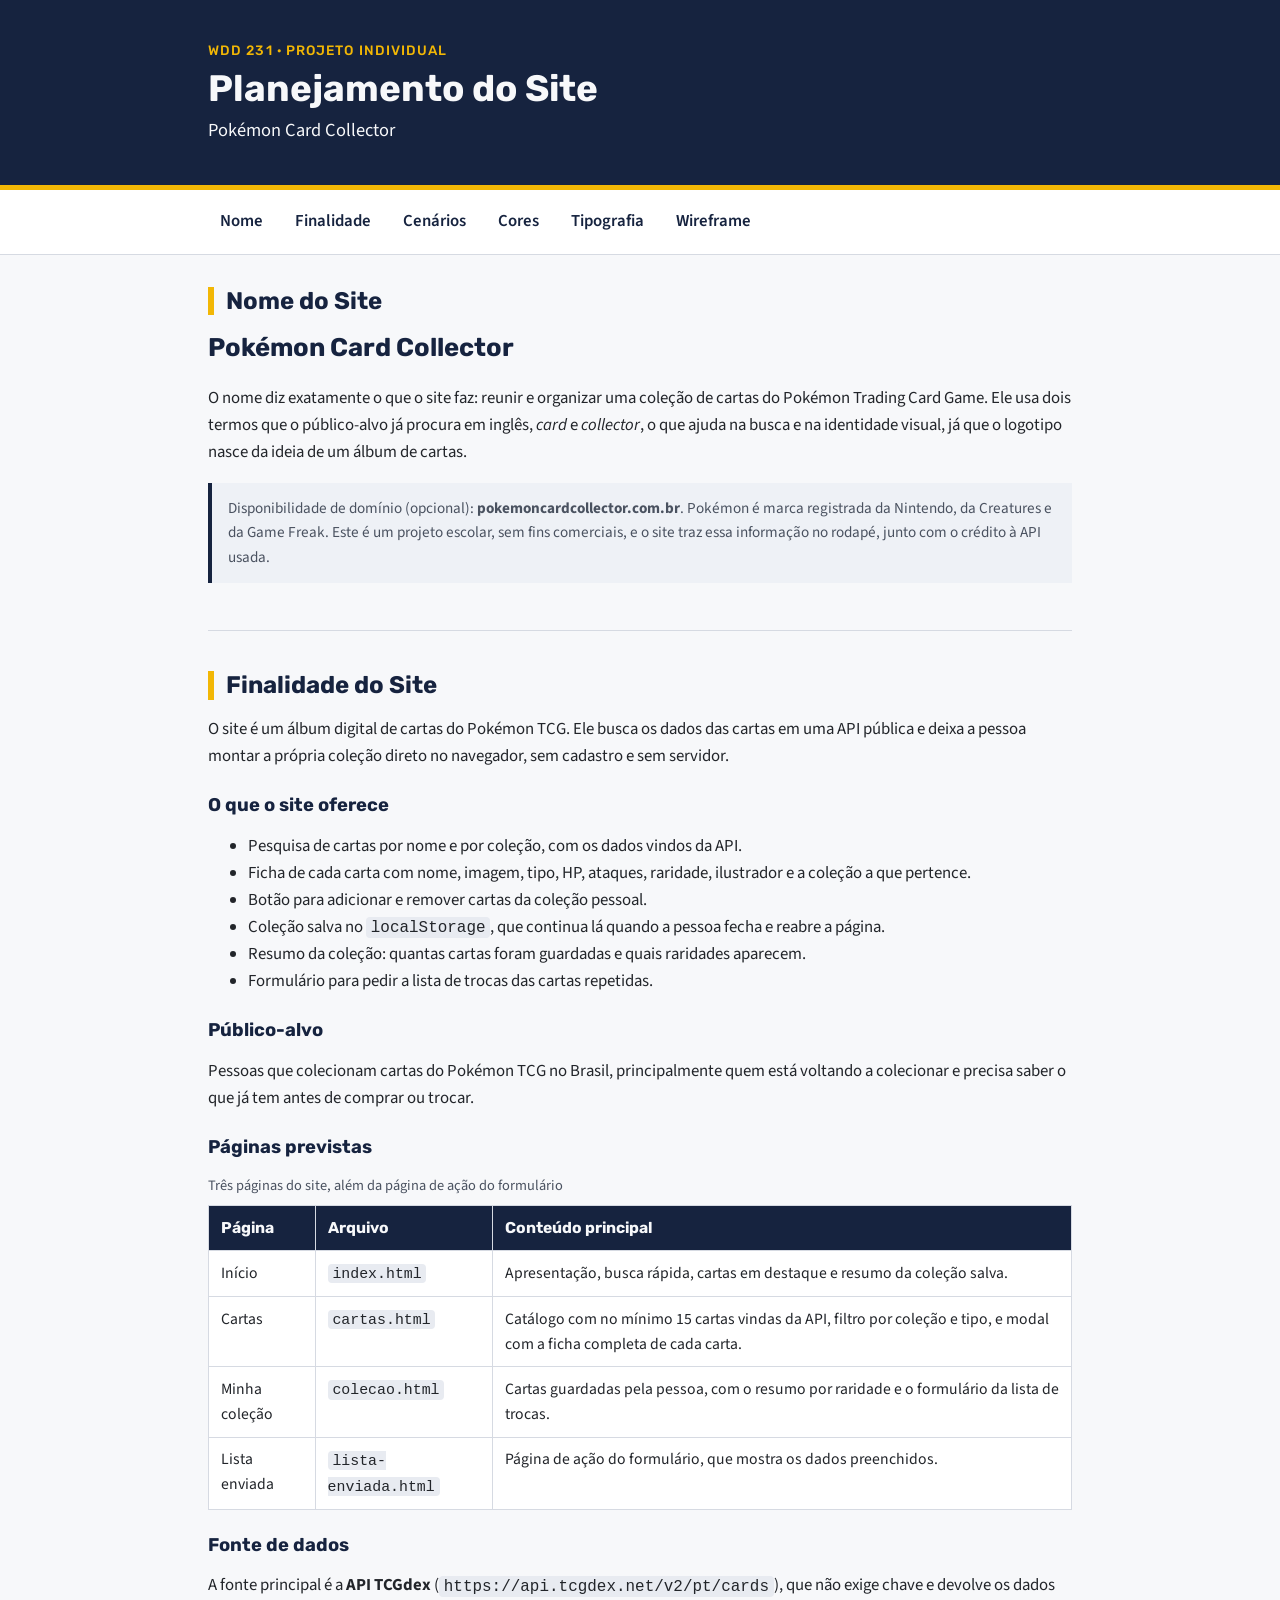
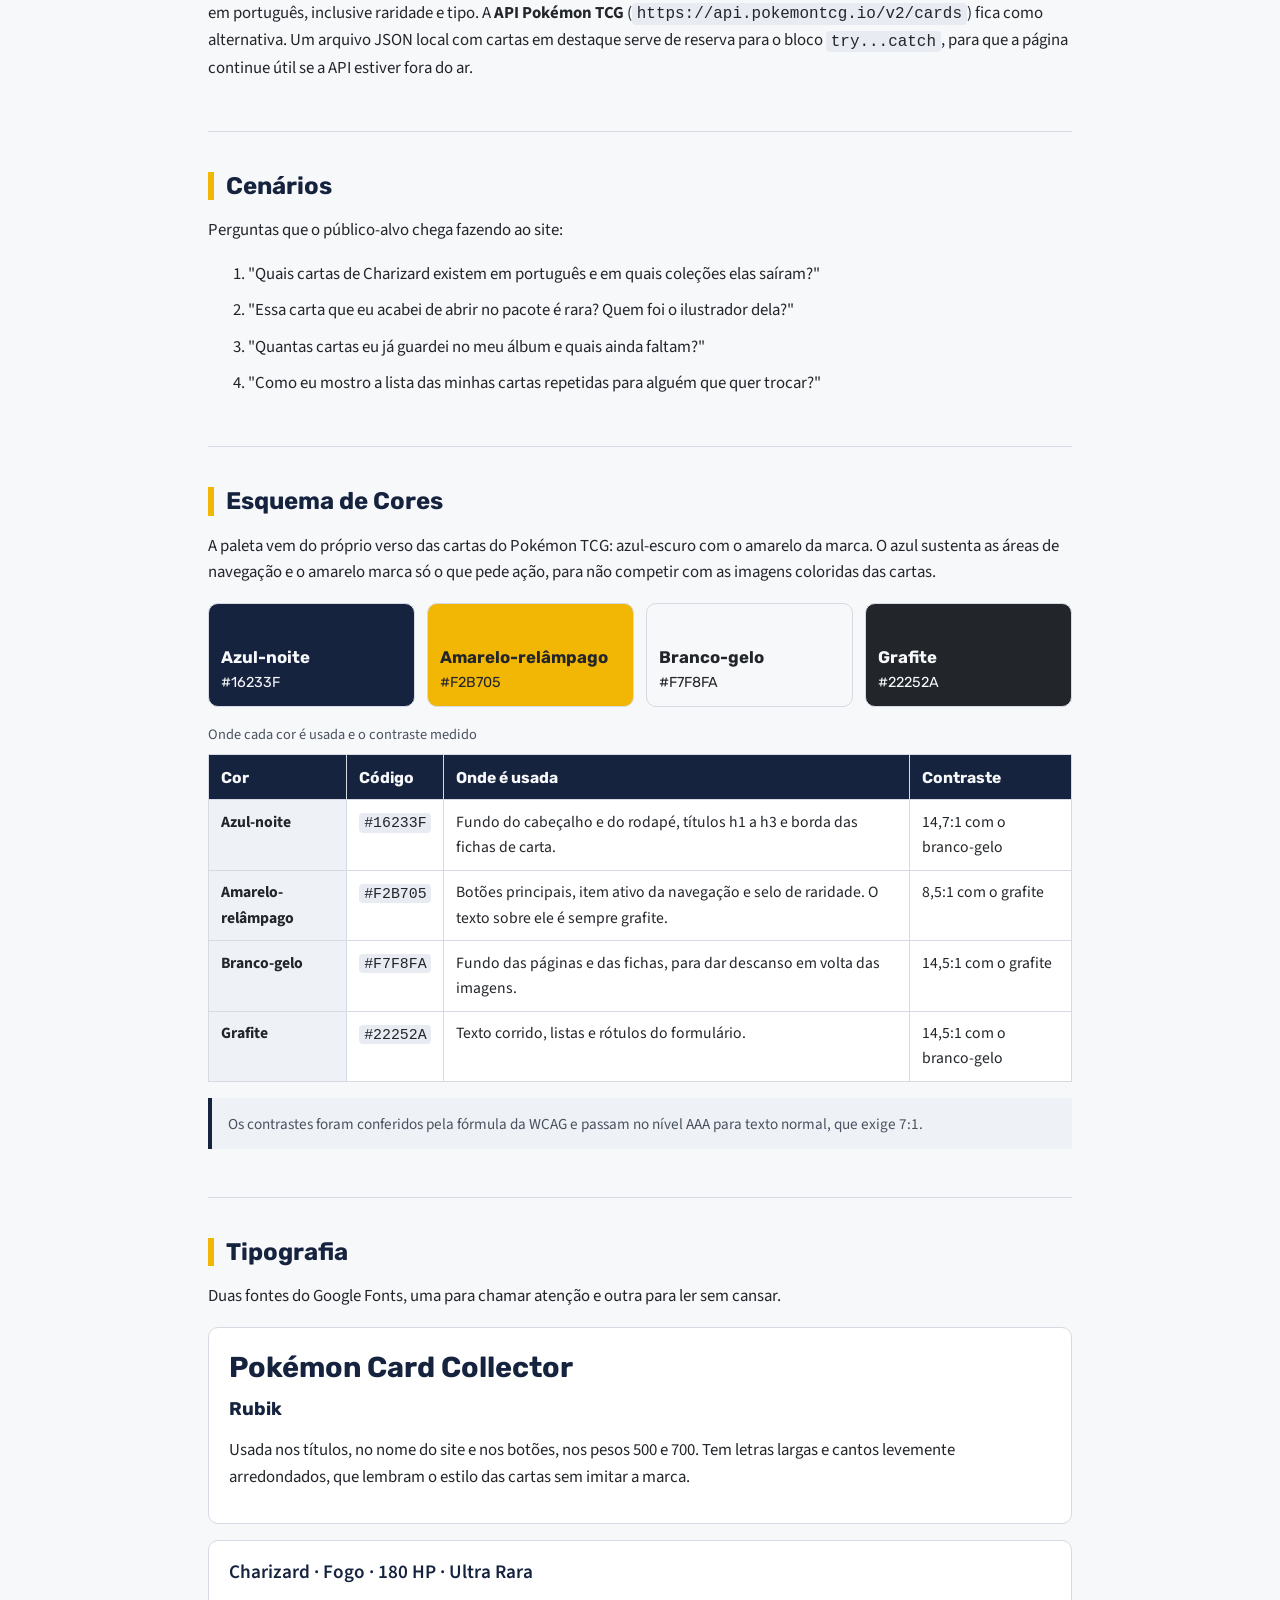
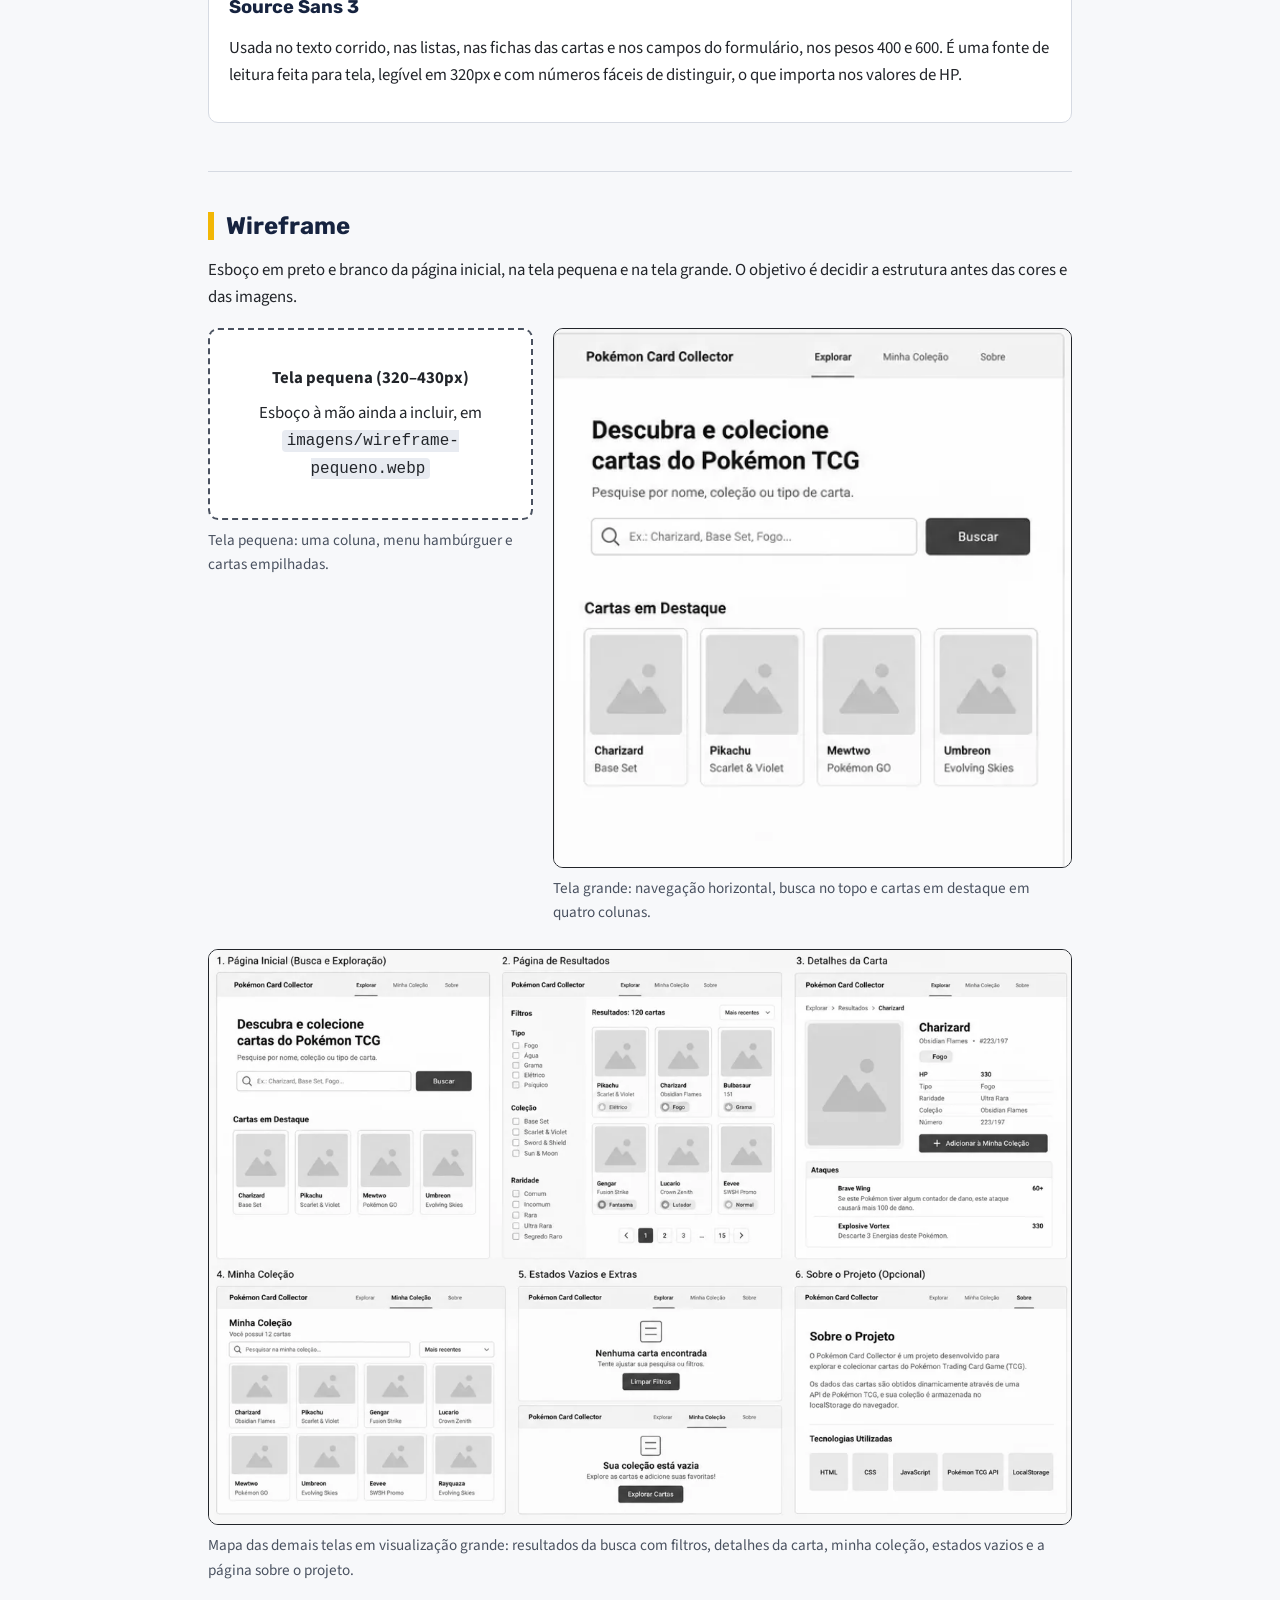
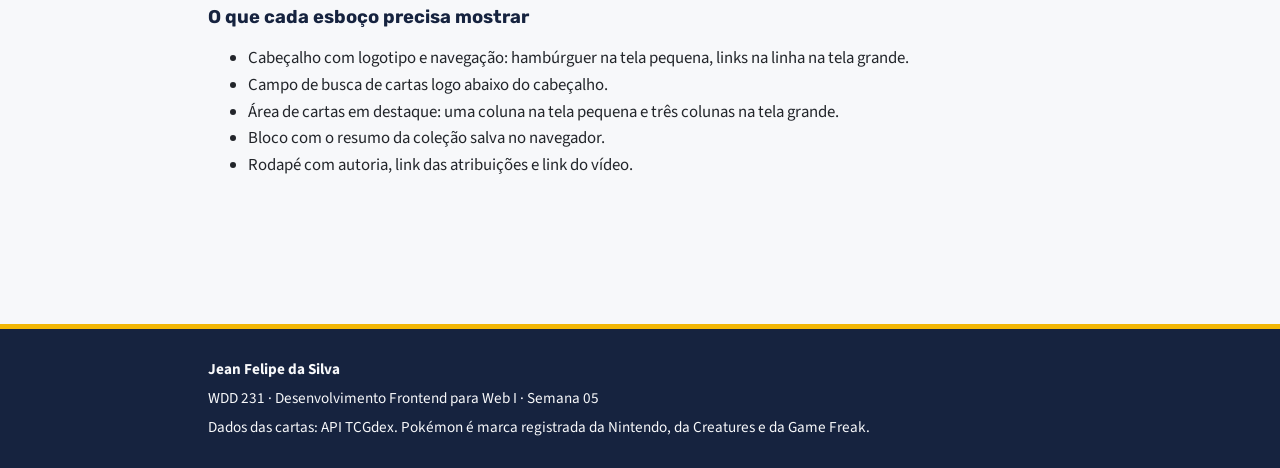
<file: final/plano-do-site.html>
<!DOCTYPE html>
<html lang="pt-BR">

<head>
  <meta charset="UTF-8">
  <meta name="viewport" content="width=device-width, initial-scale=1.0">
  <title>Planejamento do Site | Pokémon Card Collector</title>
  <meta name="description" content="Documento de planejamento do site Pokémon Card Collector: nome, finalidade, cenários do público-alvo, esquema de cores, tipografia e wireframes da página inicial.">
  <meta name="author" content="Jean Felipe da Silva">

  <link rel="icon" href="imagens/favicon.svg" type="image/svg+xml">

  <link rel="preconnect" href="https://fonts.googleapis.com">
  <link rel="preconnect" href="https://fonts.gstatic.com" crossorigin>
  <link href="https://fonts.googleapis.com/css2?family=Rubik:wght@500;700&family=Source+Sans+3:wght@400;600&display=swap" rel="stylesheet">

  <link rel="stylesheet" href="estilos/plano-do-site.css">
</head>

<body>
  <header class="cabecalho">
    <div class="cabecalho-interno">
      <p class="selo">WDD 231 &middot; Projeto Individual</p>
      <h1>Planejamento do Site</h1>
      <p class="subtitulo-cabecalho">Pokémon Card Collector</p>
    </div>
  </header>

  <nav class="indice" aria-label="Seções do documento">
    <ul>
      <li><a href="#nome">Nome</a></li>
      <li><a href="#finalidade">Finalidade</a></li>
      <li><a href="#cenarios">Cenários</a></li>
      <li><a href="#cores">Cores</a></li>
      <li><a href="#tipografia">Tipografia</a></li>
      <li><a href="#wireframe">Wireframe</a></li>
    </ul>
  </nav>

  <main class="conteudo">
    <section class="secao" id="nome">
      <h2>Nome do Site</h2>

      <p class="destaque-nome">Pokémon Card Collector</p>

      <p>
        O nome diz exatamente o que o site faz: reunir e organizar uma coleção de cartas do
        Pokémon Trading Card Game. Ele usa dois termos que o público-alvo já procura em inglês,
        <em>card</em> e <em>collector</em>, o que ajuda na busca e na identidade visual, já que o
        logotipo nasce da ideia de um álbum de cartas.
      </p>

      <p class="nota">
        Disponibilidade de domínio (opcional): <strong>pokemoncardcollector.com.br</strong>.
        Pokémon é marca registrada da Nintendo, da Creatures e da Game Freak. Este é um projeto
        escolar, sem fins comerciais, e o site traz essa informação no rodapé, junto com o crédito
        à API usada.
      </p>
    </section>

    <section class="secao" id="finalidade">
      <h2>Finalidade do Site</h2>

      <p>
        O site é um álbum digital de cartas do Pokémon TCG. Ele busca os dados das cartas em uma
        API pública e deixa a pessoa montar a própria coleção direto no navegador, sem cadastro e
        sem servidor.
      </p>

      <h3>O que o site oferece</h3>

      <ul>
        <li>Pesquisa de cartas por nome e por coleção, com os dados vindos da API.</li>
        <li>
          Ficha de cada carta com nome, imagem, tipo, HP, ataques, raridade, ilustrador e a
          coleção a que pertence.
        </li>
        <li>Botão para adicionar e remover cartas da coleção pessoal.</li>
        <li>
          Coleção salva no <code>localStorage</code>, que continua lá quando a pessoa fecha e
          reabre a página.
        </li>
        <li>Resumo da coleção: quantas cartas foram guardadas e quais raridades aparecem.</li>
        <li>Formulário para pedir a lista de trocas das cartas repetidas.</li>
      </ul>

      <h3>Público-alvo</h3>

      <p>
        Pessoas que colecionam cartas do Pokémon TCG no Brasil, principalmente quem está voltando
        a colecionar e precisa saber o que já tem antes de comprar ou trocar.
      </p>

      <h3>Páginas previstas</h3>

      <table class="tabela">
        <caption>Três páginas do site, além da página de ação do formulário</caption>
        <thead>
          <tr>
            <th scope="col">Página</th>
            <th scope="col">Arquivo</th>
            <th scope="col">Conteúdo principal</th>
          </tr>
        </thead>
        <tbody>
          <tr>
            <td>Início</td>
            <td><code>index.html</code></td>
            <td>Apresentação, busca rápida, cartas em destaque e resumo da coleção salva.</td>
          </tr>
          <tr>
            <td>Cartas</td>
            <td><code>cartas.html</code></td>
            <td>
              Catálogo com no mínimo 15 cartas vindas da API, filtro por coleção e tipo, e modal
              com a ficha completa de cada carta.
            </td>
          </tr>
          <tr>
            <td>Minha coleção</td>
            <td><code>colecao.html</code></td>
            <td>
              Cartas guardadas pela pessoa, com o resumo por raridade e o formulário da lista de
              trocas.
            </td>
          </tr>
          <tr>
            <td>Lista enviada</td>
            <td><code>lista-enviada.html</code></td>
            <td>Página de ação do formulário, que mostra os dados preenchidos.</td>
          </tr>
        </tbody>
      </table>

      <h3>Fonte de dados</h3>

      <p>
        A fonte principal é a <strong>API TCGdex</strong>
        (<code>https://api.tcgdex.net/v2/pt/cards</code>), que não exige chave e devolve os dados
        em português, inclusive raridade e tipo. A <strong>API Pokémon TCG</strong>
        (<code>https://api.pokemontcg.io/v2/cards</code>) fica como alternativa. Um arquivo JSON
        local com cartas em destaque serve de reserva para o bloco <code>try...catch</code>, para
        que a página continue útil se a API estiver fora do ar.
      </p>
    </section>

    <section class="secao" id="cenarios">
      <h2>Cenários</h2>

      <p>Perguntas que o público-alvo chega fazendo ao site:</p>

      <ol class="cenarios">
        <li>"Quais cartas de Charizard existem em português e em quais coleções elas saíram?"</li>
        <li>"Essa carta que eu acabei de abrir no pacote é rara? Quem foi o ilustrador dela?"</li>
        <li>"Quantas cartas eu já guardei no meu álbum e quais ainda faltam?"</li>
        <li>"Como eu mostro a lista das minhas cartas repetidas para alguém que quer trocar?"</li>
      </ol>
    </section>

    <section class="secao" id="cores">
      <h2>Esquema de Cores</h2>

      <p>
        A paleta vem do próprio verso das cartas do Pokémon TCG: azul-escuro com o amarelo da
        marca. O azul sustenta as áreas de navegação e o amarelo marca só o que pede ação, para
        não competir com as imagens coloridas das cartas.
      </p>

      <ul class="paleta">
        <li class="amostra amostra-azul"><span class="amostra-nome">Azul-noite</span><span class="amostra-codigo">#16233F</span></li>
        <li class="amostra amostra-amarelo"><span class="amostra-nome">Amarelo-relâmpago</span><span class="amostra-codigo">#F2B705</span></li>
        <li class="amostra amostra-gelo"><span class="amostra-nome">Branco-gelo</span><span class="amostra-codigo">#F7F8FA</span></li>
        <li class="amostra amostra-grafite"><span class="amostra-nome">Grafite</span><span class="amostra-codigo">#22252A</span></li>
      </ul>

      <table class="tabela">
        <caption>Onde cada cor é usada e o contraste medido</caption>
        <thead>
          <tr>
            <th scope="col">Cor</th>
            <th scope="col">Código</th>
            <th scope="col">Onde é usada</th>
            <th scope="col">Contraste</th>
          </tr>
        </thead>
        <tbody>
          <tr>
            <th scope="row">Azul-noite</th>
            <td><code>#16233F</code></td>
            <td>Fundo do cabeçalho e do rodapé, títulos h1 a h3 e borda das fichas de carta.</td>
            <td>14,7:1 com o branco-gelo</td>
          </tr>
          <tr>
            <th scope="row">Amarelo-relâmpago</th>
            <td><code>#F2B705</code></td>
            <td>
              Botões principais, item ativo da navegação e selo de raridade. O texto sobre ele é
              sempre grafite.
            </td>
            <td>8,5:1 com o grafite</td>
          </tr>
          <tr>
            <th scope="row">Branco-gelo</th>
            <td><code>#F7F8FA</code></td>
            <td>Fundo das páginas e das fichas, para dar descanso em volta das imagens.</td>
            <td>14,5:1 com o grafite</td>
          </tr>
          <tr>
            <th scope="row">Grafite</th>
            <td><code>#22252A</code></td>
            <td>Texto corrido, listas e rótulos do formulário.</td>
            <td>14,5:1 com o branco-gelo</td>
          </tr>
        </tbody>
      </table>

      <p class="nota">
        Os contrastes foram conferidos pela fórmula da WCAG e passam no nível AAA para texto
        normal, que exige 7:1.
      </p>
    </section>

    <section class="secao" id="tipografia">
      <h2>Tipografia</h2>

      <p>
        Duas fontes do Google Fonts, uma para chamar atenção e outra para ler sem cansar.
      </p>

      <div class="exemplo-fonte exemplo-titulo">
        <p class="exemplo-amostra">Pokémon Card Collector</p>
        <h3>Rubik</h3>
        <p>
          Usada nos títulos, no nome do site e nos botões, nos pesos 500 e 700. Tem letras largas
          e cantos levemente arredondados, que lembram o estilo das cartas sem imitar a marca.
        </p>
      </div>

      <div class="exemplo-fonte exemplo-corpo">
        <p class="exemplo-amostra">Charizard &middot; Fogo &middot; 180 HP &middot; Ultra Rara</p>
        <h3>Source Sans 3</h3>
        <p>
          Usada no texto corrido, nas listas, nas fichas das cartas e nos campos do formulário,
          nos pesos 400 e 600. É uma fonte de leitura feita para tela, legível em 320px e com
          números fáceis de distinguir, o que importa nos valores de HP.
        </p>
      </div>
    </section>

    <section class="secao" id="wireframe">
      <h2>Wireframe</h2>

      <p>
        Esboço em preto e branco da página inicial, na tela pequena e na tela grande. O objetivo é
        decidir a estrutura antes das cores e das imagens.
      </p>

      <div class="wireframes">
        <figure class="wireframe">
          <!-- Troque o bloco abaixo pela foto do seu esboço, ajustando width e height:
               <img src="imagens/wireframe-pequeno.webp" alt="Wireframe da página inicial na tela pequena: cabeçalho com o nome do site e menu hambúrguer, campo de busca, cartas em destaque empilhadas em uma coluna e rodapé." width="400" height="700" loading="lazy"> -->
          <div class="espaco-reservado">
            <p><strong>Tela pequena (320–430px)</strong></p>
            <p>Esboço à mão ainda a incluir, em <code>imagens/wireframe-pequeno.webp</code></p>
          </div>
          <figcaption>Tela pequena: uma coluna, menu hambúrguer e cartas empilhadas.</figcaption>
        </figure>

        <figure class="wireframe">
          <img src="imagens/wireframe-grande.webp" alt="Wireframe da página inicial na tela grande: cabeçalho com o nome do site e navegação horizontal com Explorar, Minha Coleção e Sobre; título de chamada; campo de busca com botão Buscar; e a área Cartas em Destaque com quatro cartas lado a lado." width="493" height="513" loading="lazy">
          <figcaption>Tela grande: navegação horizontal, busca no topo e cartas em destaque em quatro colunas.</figcaption>
        </figure>
      </div>

      <figure class="wireframe wireframe-mapa">
        <img src="imagens/wireframe-telas.webp" alt="Mapa com seis telas do site em tela grande: página inicial, resultados da busca com filtros, detalhes da carta, minha coleção, estados vazios e página sobre o projeto." width="1200" height="800" loading="lazy">
        <figcaption>
          Mapa das demais telas em visualização grande: resultados da busca com filtros, detalhes da
          carta, minha coleção, estados vazios e a página sobre o projeto.
        </figcaption>
      </figure>

      <h3>O que cada esboço precisa mostrar</h3>

      <ul>
        <li>Cabeçalho com logotipo e navegação: hambúrguer na tela pequena, links na linha na tela grande.</li>
        <li>Campo de busca de cartas logo abaixo do cabeçalho.</li>
        <li>Área de cartas em destaque: uma coluna na tela pequena e três colunas na tela grande.</li>
        <li>Bloco com o resumo da coleção salva no navegador.</li>
        <li>Rodapé com autoria, link das atribuições e link do vídeo.</li>
      </ul>
    </section>
  </main>

  <footer class="rodape">
    <div class="rodape-conteudo">
      <p><strong>Jean Felipe da Silva</strong></p>
      <p>WDD 231 &middot; Desenvolvimento Frontend para Web I &middot; Semana 05</p>
      <p>Dados das cartas: API TCGdex. Pokémon é marca registrada da Nintendo, da Creatures e da Game Freak.</p>
    </div>
  </footer>
</body>

</html>
</file>
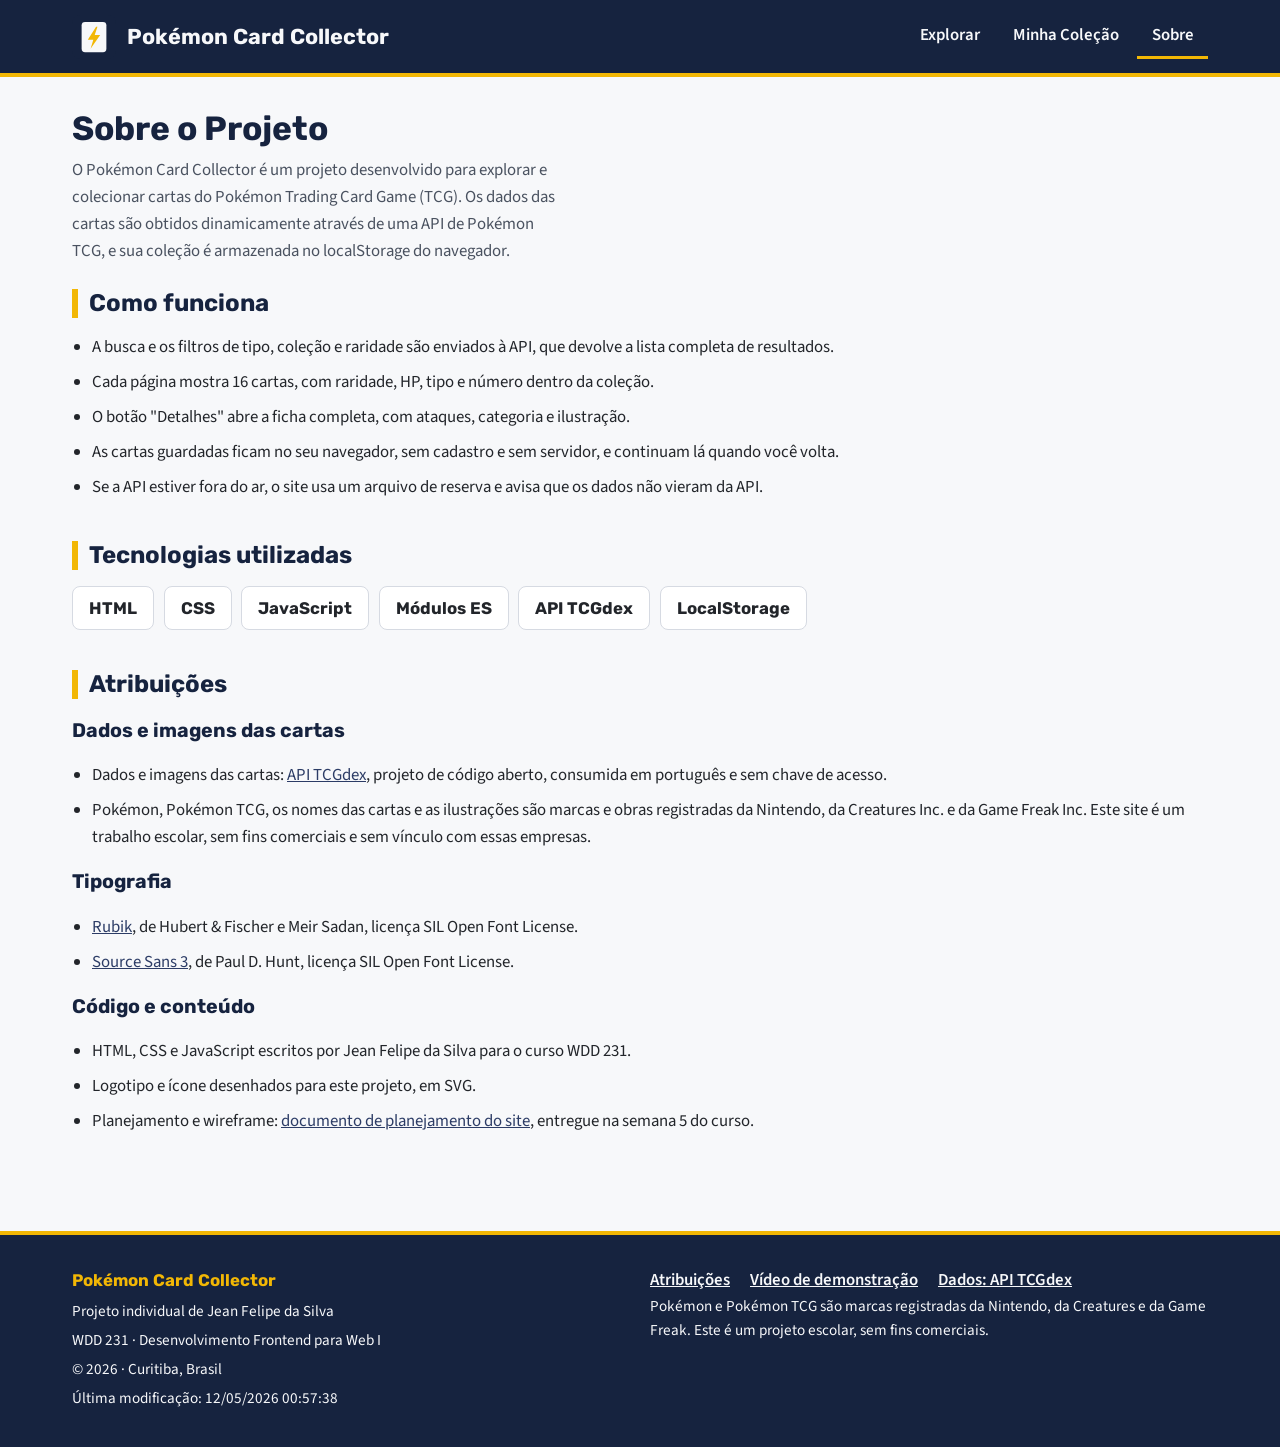
<file: final/sobre.html>
<!DOCTYPE html>
<html lang="pt-BR">

<head>
  <meta charset="UTF-8">
  <meta name="viewport" content="width=device-width, initial-scale=1.0">
  <title>Sobre o projeto | Pokémon Card Collector</title>
  <meta name="description" content="O que é o Pokémon Card Collector, como ele funciona, quais tecnologias foram usadas e as atribuições das fontes de dados, imagens e fontes tipográficas.">
  <meta name="author" content="Jean Felipe da Silva">

  <meta property="og:type" content="website">
  <meta property="og:locale" content="pt_BR">
  <meta property="og:title" content="Sobre o projeto | Pokémon Card Collector">
  <meta property="og:description" content="Como funciona o Pokémon Card Collector, as tecnologias usadas e os créditos das fontes de dados e imagens.">
  <meta property="og:image" content="https://akamandakeru.github.io/wdd231/final/imagens/og-collector.jpg">
  <meta property="og:image:width" content="1200">
  <meta property="og:image:height" content="630">
  <meta property="og:image:alt" content="Logotipo do Pokémon Card Collector: uma carta com um raio">
  <meta property="og:url" content="https://akamandakeru.github.io/wdd231/final/sobre.html">

  <link rel="icon" href="imagens/favicon.svg" type="image/svg+xml">

  <link rel="preconnect" href="https://fonts.googleapis.com">
  <link rel="preconnect" href="https://fonts.gstatic.com" crossorigin>
  <link href="https://fonts.googleapis.com/css2?family=Rubik:wght@700&family=Source+Sans+3:wght@400;600&display=swap" rel="stylesheet">

  <link rel="stylesheet" href="estilos/base.css">
  <link rel="stylesheet" href="estilos/maior.css">

  <script type="module" src="scripts/navegacao.mjs"></script>
  <script type="module" src="scripts/rodape.mjs"></script>
</head>

<body>
  <header class="cabecalho">
    <div class="cabecalho-interno">
      <a class="marca" href="index.html">
        <img class="marca-logo" src="imagens/favicon.svg" alt="" width="44" height="44">
        <span class="marca-nome">Pokémon Card Collector</span>
      </a>

      <button class="botao-menu" id="botaoMenu" type="button" aria-expanded="false" aria-controls="menuPrincipal" aria-label="Abrir menu de navegação">
        <span class="barra"></span>
        <span class="barra"></span>
        <span class="barra"></span>
      </button>

      <nav class="navegacao" id="menuPrincipal" aria-label="Navegação principal">
        <ul class="lista-navegacao">
          <li><a href="cartas.html">Explorar</a></li>
          <li><a href="colecao.html">Minha Coleção</a></li>
          <li><a class="ativo" href="sobre.html" aria-current="page">Sobre</a></li>
        </ul>
      </nav>
    </div>
  </header>

  <main class="conteudo">
    <h1 class="titulo-pagina">Sobre o Projeto</h1>

    <p class="introducao">
      O Pokémon Card Collector é um projeto desenvolvido para explorar e colecionar cartas do
      Pokémon Trading Card Game (TCG). Os dados das cartas são obtidos dinamicamente através de
      uma API de Pokémon TCG, e sua coleção é armazenada no localStorage do navegador.
    </p>

    <section class="secao" aria-labelledby="tituloComo">
      <h2 class="secao-titulo" id="tituloComo">Como funciona</h2>

      <ul class="lista-fontes">
        <li>A busca e os filtros de tipo, coleção e raridade são enviados à API, que devolve a lista completa de resultados.</li>
        <li>Cada página mostra 16 cartas, com raridade, HP, tipo e número dentro da coleção.</li>
        <li>O botão "Detalhes" abre a ficha completa, com ataques, categoria e ilustração.</li>
        <li>As cartas guardadas ficam no seu navegador, sem cadastro e sem servidor, e continuam lá quando você volta.</li>
        <li>Se a API estiver fora do ar, o site usa um arquivo de reserva e avisa que os dados não vieram da API.</li>
      </ul>
    </section>

    <section class="secao" aria-labelledby="tituloTecnologias">
      <h2 class="secao-titulo" id="tituloTecnologias">Tecnologias utilizadas</h2>

      <ul class="lista-tecnologias">
        <li class="tecnologia">HTML</li>
        <li class="tecnologia">CSS</li>
        <li class="tecnologia">JavaScript</li>
        <li class="tecnologia">Módulos ES</li>
        <li class="tecnologia">API TCGdex</li>
        <li class="tecnologia">LocalStorage</li>
      </ul>
    </section>

    <section class="secao" id="atribuicoes" aria-labelledby="tituloAtribuicoes">
      <h2 class="secao-titulo" id="tituloAtribuicoes">Atribuições</h2>

      <h3>Dados e imagens das cartas</h3>

      <ul class="lista-fontes">
        <li>
          Dados e imagens das cartas: <a href="https://tcgdex.dev/" target="_blank" rel="noopener">API TCGdex</a>,
          projeto de código aberto, consumida em português e sem chave de acesso.
        </li>
        <li>
          Pokémon, Pokémon TCG, os nomes das cartas e as ilustrações são marcas e obras registradas da
          Nintendo, da Creatures Inc. e da Game Freak Inc. Este site é um trabalho escolar, sem fins
          comerciais e sem vínculo com essas empresas.
        </li>
      </ul>

      <h3>Tipografia</h3>

      <ul class="lista-fontes">
        <li>
          <a href="https://fonts.google.com/specimen/Rubik" target="_blank" rel="noopener">Rubik</a>,
          de Hubert &amp; Fischer e Meir Sadan, licença SIL Open Font License.
        </li>
        <li>
          <a href="https://fonts.google.com/specimen/Source+Sans+3" target="_blank" rel="noopener">Source Sans 3</a>,
          de Paul D. Hunt, licença SIL Open Font License.
        </li>
      </ul>

      <h3>Código e conteúdo</h3>

      <ul class="lista-fontes">
        <li>HTML, CSS e JavaScript escritos por Jean Felipe da Silva para o curso WDD 231.</li>
        <li>Logotipo e ícone desenhados para este projeto, em SVG.</li>
        <li>
          Planejamento e wireframe:
          <a href="plano-do-site.html">documento de planejamento do site</a>, entregue na semana 5 do curso.
        </li>
      </ul>
    </section>
  </main>

  <footer class="rodape">
    <div class="rodape-conteudo">
      <div>
        <strong class="rodape-titulo">Pokémon Card Collector</strong>
        <p>Projeto individual de Jean Felipe da Silva</p>
        <p>WDD 231 &middot; Desenvolvimento Frontend para Web I</p>
        <p>&copy; <span id="anoAtual"></span> &middot; Curitiba, Brasil</p>
        <p id="ultimaModificacao">Última modificação:</p>
      </div>

      <div>
        <ul class="rodape-links">
          <li><a href="sobre.html#atribuicoes">Atribuições</a></li>
          <!-- Troque o endereço abaixo pelo link do vídeo de demonstração. -->
          <li><a href="https://youtu.be/" target="_blank" rel="noopener">Vídeo de demonstração</a></li>
          <li><a href="https://tcgdex.dev/" target="_blank" rel="noopener">Dados: API TCGdex</a></li>
        </ul>
        <p>
          Pokémon e Pokémon TCG são marcas registradas da Nintendo, da Creatures e da Game Freak.
          Este é um projeto escolar, sem fins comerciais.
        </p>
      </div>
    </div>
  </footer>
</body>

</html>
</file>
<file: estilos/telas-pequenas.css>
/* WDD 231 - Estilos base (abordagem mobile-first, a partir de 320px) */

:root {
  --primaria: #0d3b66;
  --secundaria: #14625d;
  --destaque: #f4a259;
  --fundo: #f4f7fa;
  --superficie: #ffffff;
  --texto: #1f2933;
  --texto-suave: #4a5568;
  --borda: #d3dce6;
  --sombra: 0 2px 8px rgba(13, 59, 102, 0.12);
  --fonte-titulo: "Poppins", "Trebuchet MS", sans-serif;
  --fonte-texto: "Source Sans 3", "Segoe UI", sans-serif;
}

*,
*::before,
*::after {
  box-sizing: border-box;
}

body {
  margin: 0;
  background-color: var(--fundo);
  color: var(--texto);
  font-family: var(--fonte-texto);
  font-size: 1.05rem;
  line-height: 1.6;
}

h1,
h2,
h3 {
  font-family: var(--fonte-titulo);
  line-height: 1.2;
}

a {
  color: var(--primaria);
}

img {
  max-width: 100%;
  height: auto;
}

:focus-visible {
  outline: 3px solid var(--destaque);
  outline-offset: 2px;
}

/* ----- Cabeçalho e navegação ----- */

.cabecalho {
  display: flex;
  flex-wrap: wrap;
  align-items: center;
  justify-content: space-between;
  gap: 0.75rem;
  padding: 0.75rem 1rem;
  background-color: var(--superficie);
  box-shadow: var(--sombra);
}

.marca {
  display: flex;
  align-items: center;
  gap: 0.75rem;
  color: var(--primaria);
  text-decoration: none;
}

.logotipo {
  width: 48px;
  height: 48px;
}

.nome-site {
  font-family: var(--fonte-titulo);
  font-size: 1.25rem;
  font-weight: 700;
}

.botao-menu {
  display: flex;
  flex-direction: column;
  justify-content: center;
  gap: 5px;
  width: 48px;
  height: 48px;
  padding: 0.6rem;
  border: 2px solid var(--primaria);
  border-radius: 8px;
  background-color: var(--superficie);
  cursor: pointer;
  transition: background-color 0.2s ease;
}

.botao-menu:hover {
  background-color: #e3ecf5;
}

.barra {
  display: block;
  height: 3px;
  border-radius: 2px;
  background-color: var(--primaria);
  transition: background-color 0.2s ease;
}

.navegacao {
  display: none;
  flex-basis: 100%;
}

.navegacao.aberto {
  display: block;
}

.lista-navegacao {
  display: flex;
  flex-direction: column;
  margin: 0;
  padding: 0;
  list-style: none;
}

.lista-navegacao a {
  display: block;
  padding: 0.85rem 0.5rem;
  border-bottom: 1px solid var(--borda);
  color: var(--primaria);
  font-weight: 600;
  text-decoration: none;
  transition: background-color 0.2s ease, color 0.2s ease;
}

.lista-navegacao a:hover {
  background-color: var(--primaria);
  color: var(--superficie);
}

.lista-navegacao .ativo {
  border-left: 5px solid var(--destaque);
  background-color: #e3ecf5;
}

/* ----- Conteúdo principal ----- */

.conteudo {
  max-width: 75rem;
  margin: 0 auto;
  padding: 1.25rem 1rem 2.5rem;
}

.conteudo h1 {
  margin-top: 0.5rem;
  font-size: 1.9rem;
}

.cartao {
  margin-bottom: 1.5rem;
  border: 1px solid var(--borda);
  border-radius: 10px;
  background-color: var(--superficie);
  box-shadow: var(--sombra);
  overflow: hidden;
}

.cartao h2 {
  margin: 0;
  padding: 0.85rem 1rem;
  background-color: var(--primaria);
  color: var(--superficie);
  font-size: 1.2rem;
  text-align: center;
}

.corpo-cartao {
  padding: 1rem;
}

.corpo-cartao p {
  margin-top: 0;
  color: var(--texto-suave);
}

.corpo-cartao p:last-child {
  margin-bottom: 0;
}

.foto-perfil {
  display: block;
  width: 100%;
  max-width: 20rem;
  margin: 0 auto;
  border-radius: 10px;
}

.legenda {
  margin-bottom: 0;
  padding-top: 0.75rem;
  font-size: 0.95rem;
  text-align: center;
}

/* ----- Filtros e cartões de curso ----- */

.filtros {
  display: flex;
  flex-wrap: wrap;
  gap: 0.6rem;
  margin-bottom: 1.25rem;
}

.filtro {
  flex: 1 1 5rem;
  padding: 0.6rem 0.9rem;
  border: 2px solid var(--primaria);
  border-radius: 8px;
  background-color: var(--superficie);
  color: var(--primaria);
  font-family: var(--fonte-texto);
  font-size: 1rem;
  font-weight: 600;
  cursor: pointer;
  transition: background-color 0.2s ease, color 0.2s ease;
}

.filtro:hover {
  background-color: #e3ecf5;
}

.filtro.selecionado {
  background-color: var(--primaria);
  color: var(--superficie);
}

.lista-cursos {
  display: grid;
  grid-template-columns: 1fr;
  gap: 0.75rem;
}

.cartao-curso {
  padding: 0.85rem 1rem;
  border: 2px solid var(--borda);
  border-left: 6px solid var(--borda);
  border-radius: 8px;
  background-color: var(--superficie);
}

.cartao-curso.concluido {
  border-color: var(--secundaria);
  background-color: var(--secundaria);
  color: var(--superficie);
}

.codigo-curso {
  display: flex;
  align-items: baseline;
  justify-content: space-between;
  gap: 0.5rem;
  margin: 0 0 0.2rem;
  font-size: 1.05rem;
}

.nome-curso {
  margin: 0;
  font-size: 0.95rem;
}

.cartao-curso .nome-curso {
  color: var(--texto-suave);
}

.cartao-curso.concluido .nome-curso {
  color: #e6f2f1;
}

.selo {
  font-size: 0.8rem;
  font-weight: 600;
  text-transform: uppercase;
  white-space: nowrap;
}

.total-creditos {
  margin-bottom: 0;
  padding-top: 1.25rem;
  color: var(--texto);
  font-weight: 600;
  text-align: center;
}

/* ----- Rodapé ----- */

.rodape {
  padding: 1.5rem 1rem;
  border-top: 5px solid var(--destaque);
  background-color: var(--primaria);
  color: var(--superficie);
  text-align: center;
}

.redes {
  display: flex;
  justify-content: center;
  gap: 1.25rem;
  margin-bottom: 1rem;
}

.rede {
  display: flex;
  align-items: center;
  justify-content: center;
  width: 44px;
  height: 44px;
  border-radius: 50%;
  color: var(--superficie);
  transition: background-color 0.2s ease, color 0.2s ease;
}

.rede:hover {
  background-color: var(--destaque);
  color: var(--primaria);
}

.icone {
  width: 26px;
  height: 26px;
}

.rodape p {
  margin: 0.25rem 0;
  font-size: 0.95rem;
}
</file>
<file: estilos/maior.css>
/* WDD 231 - Ajustes para telas maiores (Media Query) */

@media screen and (min-width: 40rem) {

  body {
    font-size: 1.1rem;
  }

  /* ----- Cabeçalho e navegação horizontal com CSS Flex ----- */

  .cabecalho {
    flex-wrap: nowrap;
    padding: 1rem 2rem;
  }

  .nome-site {
    font-size: 1.5rem;
  }

  .botao-menu {
    display: none;
  }

  .navegacao {
    display: block;
    flex-basis: auto;
  }

  .lista-navegacao {
    flex-direction: row;
    gap: 0.5rem;
  }

  .lista-navegacao a {
    border-bottom: 4px solid transparent;
    border-radius: 6px 6px 0 0;
    padding: 0.6rem 1rem;
  }

  .lista-navegacao .ativo {
    border-left: none;
    border-bottom: 4px solid var(--destaque);
    background-color: transparent;
  }

  .lista-navegacao .ativo:hover {
    background-color: var(--primaria);
  }

  /* ----- Conteúdo em mais de uma coluna ----- */

  .conteudo {
    padding: 2rem;
  }

  .conteudo h1 {
    font-size: 2.4rem;
  }

  .grade-apresentacao {
    display: grid;
    grid-template-columns: 3fr 2fr;
    gap: 1.5rem;
    align-items: start;
  }

  .grade-apresentacao .cartao {
    height: 100%;
    margin-bottom: 1.5rem;
  }

  .corpo-cartao {
    padding: 1.5rem;
  }

  .filtros {
    gap: 1rem;
  }

  .filtro {
    flex: 0 1 10rem;
  }

  .lista-cursos {
    grid-template-columns: repeat(auto-fit, minmax(14rem, 1fr));
    gap: 1rem;
  }

  .rodape {
    padding: 2rem;
  }
}

@media screen and (min-width: 64rem) {

  .grade-apresentacao {
    gap: 2rem;
  }

  .lista-cursos {
    grid-template-columns: repeat(3, 1fr);
  }
}
</file>
<file: camara/estilos/camara.css>
/* Câmara de Comércio de Curitiba - estilos base (mobile-first, a partir de 320px) */

:root {
  --primaria: #1e4d2b;
  --secundaria: #2e7d4f;
  --destaque: #e9b949;
  --rodape: #163a22;
  --fundo: #f4f6f1;
  --superficie: #ffffff;
  --faixa: #e8f0e9;
  --texto: #1d2721;
  --texto-suave: #4a5a50;
  --texto-claro: #d9e8dc;
  --borda: #d2ddd4;
  --ouro: #e9b949;
  --prata: #c9d1cc;
  --membro: #cfe5d5;
  --raio: 12px;
  --sombra: 0 2px 10px rgba(30, 77, 43, 0.1);
  --fonte-titulo: "Montserrat", "Trebuchet MS", sans-serif;
  --fonte-texto: "Open Sans", "Segoe UI", sans-serif;
}

*,
*::before,
*::after {
  box-sizing: border-box;
}

body {
  margin: 0;
  background-color: var(--fundo);
  color: var(--texto);
  font-family: var(--fonte-texto);
  font-size: 1rem;
  line-height: 1.6;
}

h1,
h2,
h3 {
  font-family: var(--fonte-titulo);
  line-height: 1.2;
}

a {
  color: var(--primaria);
}

img {
  max-width: 100%;
  height: auto;
}

:focus-visible {
  outline: 3px solid var(--secundaria);
  outline-offset: 2px;
}

.cabecalho :focus-visible,
.hero-chamada :focus-visible,
.rodape :focus-visible {
  outline-color: var(--destaque);
}

/* ----- Componentes compartilhados ----- */

.lista-navegacao,
.lista-eventos,
.lista-previsao {
  margin: 0;
  padding: 0;
  list-style: none;
}

.painel,
.exibicao-grade .membro {
  border: 1px solid var(--borda);
  border-radius: var(--raio);
  background-color: var(--superficie);
  box-shadow: var(--sombra);
}

.topo-diretorio h1,
.secao-titulo {
  margin: 0;
  color: var(--primaria);
}

.mensagem-status {
  grid-column: 1 / -1;
  margin: 0;
  padding: 1rem;
  border-radius: 8px;
  background-color: #fdecea;
  color: #7a1f1a;
}

/* ----- Cabeçalho e navegação ----- */

.cabecalho {
  border-bottom: 4px solid var(--destaque);
  background-color: var(--primaria);
  color: var(--superficie);
}

.cabecalho-interno {
  display: flex;
  flex-wrap: wrap;
  align-items: center;
  justify-content: space-between;
  gap: 0.75rem;
  max-width: 75rem;
  margin: 0 auto;
  padding: 0.75rem 1rem;
}

.marca {
  display: flex;
  align-items: center;
  gap: 0.75rem;
  color: var(--superficie);
  text-decoration: none;
}

.logotipo {
  width: 3rem;
  height: 3rem;
}

.marca-texto {
  display: flex;
  flex-direction: column;
  line-height: 1.15;
}

.marca-nome {
  font-family: var(--fonte-titulo);
  font-size: 1.35rem;
  font-weight: 700;
}

.marca-subtitulo {
  color: var(--texto-claro);
  font-size: 0.85rem;
}

.botao-menu {
  display: flex;
  flex-direction: column;
  justify-content: center;
  gap: 5px;
  width: 48px;
  height: 48px;
  padding: 0.65rem;
  border: 2px solid var(--texto-claro);
  border-radius: 8px;
  background-color: transparent;
  cursor: pointer;
  transition: background-color 0.2s ease;
}

.botao-menu:hover {
  background-color: var(--secundaria);
}

.barra {
  display: block;
  height: 3px;
  border-radius: 2px;
  background-color: var(--superficie);
  transition: transform 0.2s ease, opacity 0.2s ease;
}

.botao-menu[aria-expanded="true"] .barra:nth-child(1) {
  transform: translateY(8px) rotate(45deg);
}

.botao-menu[aria-expanded="true"] .barra:nth-child(2) {
  opacity: 0;
}

.botao-menu[aria-expanded="true"] .barra:nth-child(3) {
  transform: translateY(-8px) rotate(-45deg);
}

.navegacao {
  display: none;
  flex-basis: 100%;
}

.navegacao.aberto {
  display: block;
}

.lista-navegacao {
  display: flex;
  flex-direction: column;
}

.lista-navegacao a {
  display: block;
  padding: 0.8rem 0.75rem;
  border-top: 1px solid rgba(255, 255, 255, 0.18);
  color: var(--superficie);
  font-weight: 600;
  text-decoration: none;
  transition: background-color 0.2s ease;
}

.lista-navegacao a:hover {
  background-color: var(--secundaria);
}

.lista-navegacao .ativo {
  border-left: 5px solid var(--destaque);
  background-color: var(--rodape);
}

/* ----- Conteúdo principal ----- */

.conteudo {
  max-width: 75rem;
  margin: 0 auto;
  padding: 1.5rem 1rem 3rem;
}

/* ----- Página inicial: imagem principal e chamada para ação ----- */

.conteudo-inicio {
  padding-top: 0;
}

.hero {
  position: relative;
  margin: 0 -1rem 1.5rem;
  background-color: var(--rodape);
}

.hero-imagem {
  display: block;
  width: 100%;
}

.hero-chamada {
  padding: 1.25rem 1rem 1.5rem;
  color: var(--superficie);
}

.hero-titulo {
  margin: 0 0 0.5rem;
  font-size: 1.6rem;
}

.hero-texto {
  margin: 0 0 1rem;
  color: var(--texto-claro);
}

.botao-cta {
  display: inline-flex;
  align-items: center;
  justify-content: center;
  min-height: 48px;
  padding: 0.7rem 1.5rem;
  border-radius: 8px;
  background-color: var(--destaque);
  color: var(--texto);
  font-family: var(--fonte-titulo);
  font-weight: 700;
  text-decoration: none;
  transition: background-color 0.2s ease;
}

.botao-cta:hover {
  background-color: var(--superficie);
}

/* ----- Página inicial: painéis de eventos, tempo e previsão ----- */

.paineis {
  display: grid;
  gap: 1rem;
  margin-bottom: 2rem;
}

.painel {
  overflow: hidden;
}

.painel-titulo {
  margin: 0;
  padding: 0.75rem 1rem;
  background-color: var(--primaria);
  color: var(--superficie);
  font-size: 1.1rem;
}

.painel-corpo {
  padding: 1rem;
}

.painel-nota {
  margin: 0.75rem 0 0;
  color: var(--texto-suave);
  font-size: 0.85rem;
}

.evento {
  display: flex;
  gap: 0.9rem;
  padding: 0.75rem 0;
  border-bottom: 1px solid var(--borda);
}

.evento:first-child {
  padding-top: 0;
}

.evento:last-child {
  padding-bottom: 0;
  border-bottom: none;
}

.evento-data {
  display: flex;
  flex: 0 0 3.75rem;
  flex-direction: column;
  align-items: center;
  justify-content: center;
  height: 3.75rem;
  border-radius: 10px;
  background-color: var(--faixa);
  color: var(--primaria);
  font-family: var(--fonte-titulo);
  font-weight: 700;
  line-height: 1.1;
}

.evento-dia {
  font-size: 1.35rem;
}

.evento-mes {
  font-size: 0.75rem;
  text-transform: uppercase;
}

.evento-nome {
  margin: 0 0 0.15rem;
  font-size: 1rem;
}

.evento-info {
  margin: 0;
  color: var(--texto-suave);
  font-size: 0.9rem;
}

.tempo-principal {
  display: flex;
  align-items: center;
  gap: 0.75rem;
}

/* Fundo escuro: os ícones do OpenWeatherMap são claros e sumiriam sobre o branco */
.tempo-icone {
  width: 5rem;
  height: 5rem;
  border-radius: 50%;
  background-color: var(--secundaria);
}

.tempo-temperatura,
.tempo-descricao {
  margin: 0;
}

.tempo-temperatura {
  color: var(--primaria);
  font-family: var(--fonte-titulo);
  font-size: 2.25rem;
  font-weight: 700;
  line-height: 1.1;
}

.tempo-descricao {
  font-weight: 600;
}

.tempo-detalhes {
  display: grid;
  grid-template-columns: repeat(2, minmax(0, 1fr));
  gap: 0.35rem 1rem;
  margin: 1rem 0 0;
}

.tempo-detalhes dt {
  color: var(--texto-suave);
  font-size: 0.85rem;
}

.tempo-detalhes dd {
  margin: 0;
  font-weight: 600;
}

.lista-previsao li {
  display: flex;
  justify-content: space-between;
  gap: 1rem;
  padding: 0.6rem 0;
  border-bottom: 1px solid var(--borda);
}

.lista-previsao li:first-child {
  padding-top: 0;
}

.lista-previsao li:last-child {
  border-bottom: none;
}

.previsao-dia {
  font-weight: 600;
}

.previsao-temperaturas {
  color: var(--texto-suave);
  white-space: nowrap;
}

.previsao-temperaturas strong {
  color: var(--texto);
  font-size: 1.15rem;
}

.secao-titulo {
  margin-bottom: 1rem;
  font-size: 1.5rem;
}

/* ----- Diretório: topo e alternância de exibição ----- */

.topo-diretorio {
  display: flex;
  flex-wrap: wrap;
  align-items: center;
  justify-content: space-between;
  gap: 0.75rem 1rem;
}

.topo-diretorio h1 {
  font-size: 1.75rem;
}

.introducao {
  max-width: 60ch;
  margin: 0.75rem 0 1.5rem;
  color: var(--texto-suave);
}

.alternar-exibicao {
  display: flex;
  gap: 0.5rem;
}

.botao-exibicao {
  display: inline-flex;
  align-items: center;
  gap: 0.4rem;
  min-height: 44px;
  padding: 0.5rem 0.9rem;
  border: 2px solid var(--primaria);
  border-radius: 8px;
  background-color: var(--superficie);
  color: var(--primaria);
  font-family: var(--fonte-texto);
  font-size: 0.95rem;
  font-weight: 600;
  cursor: pointer;
  transition: background-color 0.2s ease, color 0.2s ease;
}

.botao-exibicao:hover {
  background-color: var(--faixa);
}

.botao-exibicao.selecionado {
  background-color: var(--primaria);
  color: var(--superficie);
}

.icone-botao {
  width: 1.25rem;
  height: 1.25rem;
}

/* ----- Membros: estrutura comum (diretório e destaques) ----- */

.membros {
  display: grid;
  gap: 1rem;
}

.membro {
  min-width: 0;
  background-color: var(--superficie);
}

.membro p {
  margin: 0;
}

.membro-nome {
  margin: 0;
  color: var(--texto);
  font-size: 1.15rem;
}

.membro-slogan {
  color: var(--texto-suave);
  font-size: 0.9rem;
  font-style: italic;
}

.membro-nivel {
  display: inline-block;
  margin-top: 0.4rem;
  padding: 0.1rem 0.65rem;
  border-radius: 999px;
  background-color: var(--membro);
  color: var(--primaria);
  font-size: 0.75rem;
  font-weight: 700;
  letter-spacing: 0.04em;
  text-transform: uppercase;
}

.nivel-2 .membro-nivel {
  background-color: var(--prata);
  color: var(--texto);
}

.nivel-3 .membro-nivel {
  background-color: var(--ouro);
  color: var(--texto);
}

.membro-endereco,
.membro-contato {
  color: var(--texto-suave);
  font-size: 0.95rem;
}

.membro-contato a,
.membro-site a {
  overflow-wrap: anywhere;
}

.membro-site a {
  font-weight: 600;
}

/* ----- Membros: visualização em grade (cartões) ----- */

.exibicao-grade .membro {
  display: flex;
  flex-direction: column;
  align-items: center;
  gap: 0.6rem;
  padding: 1.25rem;
  border-top: 6px solid var(--secundaria);
  text-align: center;
}

.exibicao-grade .nivel-2 {
  border-top-color: #a9b3ad;
}

.exibicao-grade .nivel-3 {
  border-top-color: var(--ouro);
}

.exibicao-grade .membro-logo {
  width: 7.5rem;
  height: 7.5rem;
  border-radius: 16px;
}

.exibicao-grade .membro-identificacao {
  width: 100%;
  padding-bottom: 0.75rem;
  border-bottom: 1px solid var(--borda);
}

.exibicao-grade .membro-site {
  margin-top: auto;
}

/* ----- Membros: visualização em lista (linhas com listras) ----- */

.exibicao-lista {
  gap: 0;
  border: 1px solid var(--borda);
  border-radius: var(--raio);
  overflow: hidden;
}

.exibicao-lista .membro {
  display: grid;
  gap: 0.25rem;
  padding: 0.9rem 1rem;
  border-bottom: 1px solid var(--borda);
}

.exibicao-lista .membro:last-child {
  border-bottom: none;
}

.exibicao-lista .membro:nth-child(odd) {
  background-color: var(--faixa);
}

.exibicao-lista .membro-logo,
.exibicao-lista .membro-slogan {
  display: none;
}

.exibicao-lista .membro-nome {
  font-size: 1.05rem;
}

.exibicao-lista .membro-nivel {
  margin-top: 0.25rem;
}

/* ----- Associe-se: formulário ----- */

.subtitulo {
  margin: 0 0 1rem;
  color: var(--primaria);
  font-size: 1.25rem;
}

.area-associacao {
  display: grid;
  gap: 2rem;
}

.formulario fieldset {
  margin: 0 0 1.25rem;
  padding: 0.5rem 1.25rem 1.25rem;
  border: 1px solid var(--borda);
  border-radius: var(--raio);
  background-color: var(--superficie);
  box-shadow: var(--sombra);
}

.formulario legend {
  padding: 0 0.5rem;
  color: var(--primaria);
  font-family: var(--fonte-titulo);
  font-weight: 700;
}

.campos {
  display: grid;
  gap: 1rem;
}

.campo {
  display: grid;
  gap: 0.3rem;
  align-content: start;
}

.rotulo {
  font-weight: 600;
  font-size: 0.95rem;
}

.obrigatorio {
  color: #a4262c;
}

.campo input,
.campo select,
.campo textarea {
  width: 100%;
  min-height: 48px;
  padding: 0.55rem 0.7rem;
  border: 1px solid var(--borda);
  border-radius: 8px;
  background-color: var(--superficie);
  color: var(--texto);
  font-family: var(--fonte-texto);
  font-size: 1rem;
  transition: border-color 0.2s ease;
}

.campo textarea {
  min-height: 7rem;
  resize: vertical;
}

.campo input:hover,
.campo select:hover,
.campo textarea:hover {
  border-color: var(--secundaria);
}

.ajuda {
  color: var(--texto-suave);
  font-size: 0.85rem;
}

.nota-obrigatorio {
  margin: 0 0 1.25rem;
  color: var(--texto-suave);
  font-size: 0.85rem;
}

.botao-enviar {
  display: flex;
  align-items: center;
  justify-content: center;
  width: 100%;
  min-height: 48px;
  padding: 0.75rem 1.5rem;
  border: none;
  border-radius: 8px;
  background-color: var(--primaria);
  color: var(--superficie);
  font-family: var(--fonte-titulo);
  font-size: 1rem;
  font-weight: 700;
  cursor: pointer;
  transition: background-color 0.2s ease;
}

.botao-enviar:hover {
  background-color: var(--secundaria);
}

/* ----- Associe-se: cartões dos níveis ----- */

.lista-niveis {
  display: grid;
  gap: 1rem;
  margin: 0;
  padding: 0;
  list-style: none;
}

/* Os cartões surgem um após o outro quando a página abre, chamando a atenção
   para os níveis sem competir com a leitura do formulário. */
@keyframes surgir-cartao {
  from {
    opacity: 0;
    transform: translateY(1.5rem);
  }

  to {
    opacity: 1;
    transform: translateY(0);
  }
}

.cartao-nivel {
  display: flex;
  flex-direction: column;
  gap: 0.35rem;
  padding: 1.15rem 1.25rem;
  border: 1px solid var(--borda);
  border-left: 6px solid var(--secundaria);
  border-radius: var(--raio);
  background-color: var(--superficie);
  box-shadow: var(--sombra);
  animation: surgir-cartao 0.7s ease-out both;
}

.cartao-nivel:nth-child(2) {
  animation-delay: 0.15s;
}

.cartao-nivel:nth-child(3) {
  animation-delay: 0.3s;
}

.cartao-nivel:nth-child(4) {
  animation-delay: 0.45s;
}

.cartao-bronze {
  border-left-color: #8a5a2b;
}

.cartao-prata {
  border-left-color: #a9b3ad;
}

.cartao-ouro {
  border-left-color: var(--ouro);
}

.cartao-titulo {
  margin: 0;
  color: var(--primaria);
  font-size: 1.1rem;
}

.cartao-taxa {
  margin: 0;
  font-weight: 700;
}

.cartao-resumo {
  margin: 0;
  color: var(--texto-suave);
  font-size: 0.9rem;
}

.botao-nivel {
  align-self: start;
  min-height: 44px;
  margin-top: 0.6rem;
  padding: 0.5rem 1rem;
  border: 2px solid var(--primaria);
  border-radius: 8px;
  background-color: var(--superficie);
  color: var(--primaria);
  font-family: var(--fonte-texto);
  font-size: 0.95rem;
  font-weight: 600;
  cursor: pointer;
  transition: background-color 0.2s ease, color 0.2s ease;
}

.botao-nivel:hover {
  background-color: var(--primaria);
  color: var(--superficie);
}

/* ----- Associe-se: modais com os benefícios ----- */

.dialogo-nivel {
  width: min(92vw, 30rem);
  padding: 0;
  border: none;
  border-radius: var(--raio);
  background-color: var(--superficie);
  color: var(--texto);
  box-shadow: 0 10px 35px rgba(22, 58, 34, 0.35);
}

.dialogo-nivel::backdrop {
  background-color: rgba(22, 58, 34, 0.65);
}

.dialogo-topo {
  display: flex;
  align-items: center;
  justify-content: space-between;
  gap: 1rem;
  padding: 0.85rem 1.25rem;
  background-color: var(--primaria);
  color: var(--superficie);
}

.dialogo-titulo {
  margin: 0;
  font-size: 1.15rem;
}

.fechar-dialogo {
  flex: 0 0 auto;
  width: 44px;
  height: 44px;
  border: 2px solid var(--texto-claro);
  border-radius: 8px;
  background-color: transparent;
  color: var(--superficie);
  font-size: 1rem;
  cursor: pointer;
  transition: background-color 0.2s ease;
}

.fechar-dialogo:hover {
  background-color: var(--secundaria);
}

.dialogo-topo :focus-visible {
  outline-color: var(--destaque);
}

.dialogo-corpo {
  padding: 1.25rem;
}

.dialogo-corpo p {
  margin: 0;
}

.lista-beneficios {
  margin: 0.75rem 0;
  padding-left: 1.25rem;
}

.lista-beneficios li {
  margin-bottom: 0.35rem;
}

.dialogo-taxa {
  color: var(--primaria);
  font-weight: 700;
}

/* ----- Agradecimento: resumo do pedido ----- */

.agradecimento {
  max-width: 45rem;
}

.resumo-pedido {
  margin: 0 0 2rem;
  border: 1px solid var(--borda);
  border-radius: var(--raio);
  background-color: var(--superficie);
  box-shadow: var(--sombra);
  overflow: hidden;
}

.resumo-linha {
  display: grid;
  gap: 0.15rem;
  padding: 0.85rem 1.25rem;
  border-bottom: 1px solid var(--borda);
}

.resumo-linha:last-child {
  border-bottom: none;
}

.resumo-linha:nth-child(odd) {
  background-color: var(--faixa);
}

.resumo-rotulo {
  color: var(--texto-suave);
  font-size: 0.85rem;
  letter-spacing: 0.03em;
  text-transform: uppercase;
}

.resumo-valor {
  margin: 0;
  font-weight: 600;
  overflow-wrap: anywhere;
}

.acoes-agradecimento {
  display: flex;
  flex-wrap: wrap;
  align-items: center;
  gap: 1rem;
  margin: 0;
}

.voltar {
  font-weight: 600;
}

/* ----- Sobre: mensagem da visita e números da cidade ----- */

.aviso-visita {
  margin: 0 0 1.25rem;
  padding: 0.85rem 1rem;
  border-left: 5px solid var(--destaque);
  border-radius: 8px;
  background-color: var(--faixa);
  color: var(--primaria);
  font-weight: 600;
}

.numeros-cidade {
  display: grid;
  gap: 0.75rem;
  margin: 0 0 2rem;
}

.numero {
  padding: 0.75rem 1rem;
  border: 1px solid var(--borda);
  border-radius: var(--raio);
  background-color: var(--superficie);
}

.numero dt {
  color: var(--texto-suave);
  font-size: 0.85rem;
  letter-spacing: 0.03em;
  text-transform: uppercase;
}

.numero dd {
  margin: 0;
  color: var(--primaria);
  font-family: var(--fonte-titulo);
  font-size: 1.35rem;
  font-weight: 700;
}

.subtitulo-galeria {
  margin-bottom: 1rem;
}

/* ----- Sobre: galeria de pontos de interesse ----- */

.galeria {
  display: grid;
  gap: 1rem;
}

/* Tela pequena (até 640px): tudo empilhado dentro do cartão. */
.cartao-local {
  display: grid;
  grid-template-areas:
    "titulo"
    "imagem"
    "descricao"
    "endereco"
    "botao";
  gap: 0.6rem;
  padding: 1.25rem;
  border: 1px solid var(--borda);
  border-radius: var(--raio);
  background-color: var(--superficie);
  box-shadow: var(--sombra);
}

.titulo-local {
  grid-area: titulo;
  margin: 0;
  color: var(--primaria);
  font-size: 1.2rem;
}

.figura-local {
  grid-area: imagem;
  margin: 0;
}

.imagem-local {
  display: block;
  width: 100%;
  max-width: 20rem;
  border-radius: 8px;
}

.descricao-local {
  grid-area: descricao;
  margin: 0;
}

.endereco-local {
  grid-area: endereco;
  margin: 0;
  color: var(--texto-suave);
  font-size: 0.9rem;
  font-style: italic;
}

.botao-local {
  grid-area: botao;
  min-height: 44px;
  margin-top: 0.4rem;
  padding: 0.6rem 1rem;
  border: none;
  border-radius: 8px;
  background-color: var(--primaria);
  color: var(--superficie);
  font-family: var(--fonte-titulo);
  font-size: 0.95rem;
  font-weight: 700;
  cursor: pointer;
  transition: background-color 0.2s ease;
}

.botao-local:hover {
  background-color: var(--secundaria);
}

.dialogo-endereco {
  margin: 0 0 0.75rem;
  color: var(--texto-suave);
  font-style: italic;
}

.dialogo-site {
  margin-top: 1rem;
  font-weight: 600;
}

/* ----- Sobre: créditos das fotos ----- */

.creditos {
  margin-top: 2.5rem;
  padding-top: 1.5rem;
  border-top: 1px solid var(--borda);
}

.creditos h2 {
  margin: 0 0 0.75rem;
  color: var(--primaria);
  font-size: 1.1rem;
}

.lista-creditos {
  margin: 0;
  padding-left: 1.25rem;
  color: var(--texto-suave);
  font-size: 0.9rem;
}

.lista-creditos li {
  margin-bottom: 0.3rem;
}

/* ----- Rodapé ----- */

.rodape {
  border-top: 4px solid var(--destaque);
  background-color: var(--rodape);
  color: var(--superficie);
}

.rodape-conteudo {
  display: grid;
  gap: 1.5rem;
  max-width: 75rem;
  margin: 0 auto;
  padding: 2rem 1rem;
}

.rodape a {
  color: var(--superficie);
}

.rodape-contato {
  font-style: normal;
}

.rodape-titulo {
  display: block;
  margin-bottom: 0.4rem;
  color: var(--destaque);
  font-family: var(--fonte-titulo);
  font-size: 1.05rem;
}

.rodape-linha {
  display: block;
  width: fit-content;
  font-size: 0.95rem;
}

.rodape-redes {
  display: flex;
  justify-content: center;
  gap: 1rem;
}

.rede {
  display: flex;
  align-items: center;
  justify-content: center;
  width: 48px;
  height: 48px;
  border-radius: 50%;
  background-color: rgba(255, 255, 255, 0.12);
  transition: background-color 0.2s ease, color 0.2s ease;
}

.rodape .rede:hover {
  background-color: var(--destaque);
  color: var(--rodape);
}

.icone {
  width: 24px;
  height: 24px;
}

.rodape-desenvolvimento p {
  margin: 0 0 0.2rem;
  font-size: 0.95rem;
}

@media (prefers-reduced-motion: reduce) {

  *,
  *::before,
  *::after {
    transition: none;
    animation: none;
  }
}
</file>
<file: camara/estilos/maior.css>
/* Câmara de Comércio de Curitiba - ajustes para telas maiores (Media Queries) */

@media screen and (min-width: 40rem) {

  .conteudo {
    padding: 2rem;
  }

  .conteudo-inicio {
    padding-top: 0;
  }

  /* ----- Página inicial ----- */

  .hero {
    margin: 0 0 2rem;
    border-radius: 0 0 var(--raio) var(--raio);
    overflow: hidden;
  }

  .hero-chamada {
    padding: 1.5rem 2rem 1.75rem;
  }

  .hero-titulo {
    font-size: 2rem;
  }

  .paineis {
    grid-template-columns: repeat(2, minmax(0, 1fr));
    gap: 1.25rem;
  }

  .painel-eventos {
    grid-column: 1 / -1;
  }

  .secao-titulo {
    font-size: 1.75rem;
  }

  /* ----- Diretório e destaques ----- */

  .topo-diretorio h1 {
    font-size: 2.25rem;
  }

  .exibicao-grade {
    grid-template-columns: repeat(2, minmax(0, 1fr));
    gap: 1.25rem;
  }

  /* Com duas colunas, o terceiro destaque ocupa a linha inteira */
  .destaques .membro:last-child:nth-child(odd) {
    grid-column: 1 / -1;
  }

  /* ----- Associe-se e agradecimento ----- */

  .campos {
    grid-template-columns: repeat(2, minmax(0, 1fr));
    gap: 1rem 1.25rem;
  }

  .campo-largo {
    grid-column: 1 / -1;
  }

  .botao-enviar {
    width: auto;
    min-width: 18rem;
  }

  .lista-niveis {
    grid-template-columns: repeat(2, minmax(0, 1fr));
    gap: 1.25rem;
  }

  /* Lista: nome e endereço na primeira linha, contatos e site na segunda */
  .exibicao-lista .membro {
    grid-template-columns: repeat(2, minmax(0, 1fr));
    align-items: center;
    gap: 0.5rem 1.25rem;
    padding: 1rem 1.25rem;
  }
}

/* Tela média da página Sobre: 641px a 1024px, conforme a tarefa da semana 05.
   O cartão troca de áreas nomeadas: imagem à esquerda, texto à direita. */
@media screen and (min-width: 641px) {

  .numeros-cidade {
    grid-template-columns: repeat(3, minmax(0, 1fr));
  }

  .cartao-local {
    grid-template-areas:
      "titulo titulo"
      "imagem descricao"
      "imagem endereco"
      "botao botao";
    grid-template-columns: 300px minmax(0, 1fr);
    grid-template-rows: auto 1fr auto auto;
    gap: 0.6rem 1.25rem;
  }

  .endereco-local {
    align-self: end;
  }

  /* O efeito de passar o mouse fica só fora da visualização móvel. */
  .figura-local {
    overflow: hidden;
    border-radius: 8px;
  }

  .imagem-local {
    max-width: none;
    transition: transform 0.4s ease, filter 0.4s ease;
  }

  .figura-local:hover .imagem-local {
    transform: scale(1.08);
    filter: saturate(1.2) contrast(1.05);
  }
}

@media screen and (min-width: 50rem) {

  /* ----- Navegação horizontal ----- */

  .cabecalho-interno {
    flex-wrap: nowrap;
    padding: 1rem 2rem;
  }

  .logotipo {
    width: 3.5rem;
    height: 3.5rem;
  }

  .marca-nome {
    font-size: 1.6rem;
  }

  .botao-menu {
    display: none;
  }

  .navegacao {
    display: block;
    flex-basis: auto;
  }

  .lista-navegacao {
    flex-direction: row;
    gap: 0.25rem;
  }

  .lista-navegacao a {
    padding: 0.5rem 0.9rem;
    border-top: none;
    border-bottom: 3px solid transparent;
    border-radius: 6px 6px 0 0;
  }

  .lista-navegacao .ativo {
    border-left: none;
    border-bottom-color: var(--destaque);
    background-color: transparent;
  }

  /* ----- Rodapé em três colunas ----- */

  .rodape-conteudo {
    grid-template-columns: repeat(3, 1fr);
    align-items: start;
    padding: 2.5rem 2rem;
  }

  .rodape-desenvolvimento {
    text-align: right;
  }
}

@media screen and (min-width: 64rem) {

  /* ----- Página inicial: chamada sobre a imagem e painéis lado a lado ----- */

  .hero-chamada {
    position: absolute;
    bottom: 2rem;
    left: 2rem;
    max-width: 28rem;
    border-radius: var(--raio);
    background-color: rgba(22, 58, 34, 0.92);
  }

  .hero-titulo {
    font-size: 2.1rem;
  }

  .paineis {
    grid-template-columns: minmax(0, 1.4fr) minmax(0, 1fr) minmax(0, 1fr);
    gap: 1.5rem;
  }

  .painel-eventos {
    grid-column: auto;
  }

  /* ----- Diretório e destaques ----- */

  .exibicao-grade {
    grid-template-columns: repeat(3, minmax(0, 1fr));
    gap: 1.5rem;
  }

  .destaques .membro:last-child:nth-child(odd) {
    grid-column: auto;
  }

  .exibicao-lista .membro {
    grid-template-columns: minmax(0, 1.3fr) minmax(0, 1.5fr) minmax(0, 1.3fr) minmax(0, 1.1fr);
  }

  /* ----- Associe-se: cartões dos níveis ao lado do formulário ----- */

  .area-associacao {
    grid-template-columns: minmax(0, 1.6fr) minmax(0, 1fr);
    align-items: start;
    gap: 2.5rem;
  }

  .lista-niveis {
    grid-template-columns: minmax(0, 1fr);
  }

  /* ----- Agradecimento: rótulo e valor lado a lado ----- */

  .resumo-linha {
    grid-template-columns: minmax(0, 1fr) minmax(0, 2fr);
    align-items: baseline;
    gap: 1rem;
  }
}

/* Tela grande da página Sobre: 1025px e acima, com dois cartões por linha. */
@media screen and (min-width: 1025px) {

  .galeria {
    grid-template-columns: repeat(2, minmax(0, 1fr));
    gap: 1.5rem;
  }

  .numeros-cidade {
    grid-template-columns: repeat(6, minmax(0, 1fr));
  }
}
</file>
<file: final/estilos/base.css>
/* Pokémon Card Collector - estilos base (mobile-first, a partir de 320px)
   Cores e fontes definidas no planejamento do site. */

:root {
  --azul-noite: #16233f;
  --azul-medio: #2c3c66;
  --amarelo: #f2b705;
  --branco-gelo: #f7f8fa;
  --superficie: #ffffff;
  --grafite: #22252a;
  --texto-suave: #4a5260;
  --borda: #d6dae2;
  --faixa: #eef1f6;
  --erro: #8a1c13;
  --raio: 10px;
  --sombra: 0 2px 10px rgba(22, 35, 63, 0.12);
  --fonte-titulo: "Rubik", "Trebuchet MS", sans-serif;
  --fonte-texto: "Source Sans 3", "Segoe UI", sans-serif;
}

*,
*::before,
*::after {
  box-sizing: border-box;
}

body {
  display: flex;
  flex-direction: column;
  min-height: 100vh;
  margin: 0;
  background-color: var(--branco-gelo);
  color: var(--grafite);
  font-family: var(--fonte-texto);
  font-size: 1.05rem;
  line-height: 1.6;
}

h1,
h2,
h3 {
  color: var(--azul-noite);
  font-family: var(--fonte-titulo);
  line-height: 1.2;
}

a {
  color: var(--azul-medio);
}

img {
  max-width: 100%;
  height: auto;
}

:focus-visible {
  outline: 3px solid var(--amarelo);
  outline-offset: 2px;
}

.cabecalho :focus-visible,
.rodape :focus-visible,
.dialogo-topo :focus-visible {
  outline-color: var(--amarelo);
}

/* ----- Cabeçalho e navegação ----- */

.cabecalho {
  border-bottom: 4px solid var(--amarelo);
  background-color: var(--azul-noite);
  color: var(--branco-gelo);
}

.cabecalho-interno {
  display: flex;
  flex-wrap: wrap;
  align-items: center;
  justify-content: space-between;
  gap: 0.75rem;
  max-width: 75rem;
  margin: 0 auto;
  padding: 0.75rem 1rem;
}

.marca {
  display: flex;
  align-items: center;
  gap: 0.7rem;
  color: var(--branco-gelo);
  text-decoration: none;
}

.marca-logo {
  width: 2.75rem;
  height: 2.75rem;
}

.marca-nome {
  font-family: var(--fonte-titulo);
  font-size: 1.2rem;
  font-weight: 700;
  line-height: 1.1;
}

.botao-menu {
  display: flex;
  flex-direction: column;
  justify-content: center;
  gap: 5px;
  width: 48px;
  height: 48px;
  padding: 0.65rem;
  border: 2px solid var(--branco-gelo);
  border-radius: 8px;
  background-color: transparent;
  cursor: pointer;
  transition: background-color 0.2s ease;
}

.botao-menu:hover {
  background-color: var(--azul-medio);
}

.barra {
  display: block;
  height: 3px;
  border-radius: 2px;
  background-color: var(--branco-gelo);
  transition: transform 0.2s ease, opacity 0.2s ease;
}

.botao-menu[aria-expanded="true"] .barra:nth-child(1) {
  transform: translateY(8px) rotate(45deg);
}

.botao-menu[aria-expanded="true"] .barra:nth-child(2) {
  opacity: 0;
}

.botao-menu[aria-expanded="true"] .barra:nth-child(3) {
  transform: translateY(-8px) rotate(-45deg);
}

.navegacao {
  display: none;
  flex-basis: 100%;
}

.navegacao.aberto {
  display: block;
}

.lista-navegacao {
  display: flex;
  flex-direction: column;
  margin: 0;
  padding: 0;
  list-style: none;
}

.lista-navegacao a {
  display: block;
  padding: 0.75rem;
  border-top: 1px solid rgba(247, 248, 250, 0.2);
  color: var(--branco-gelo);
  font-weight: 600;
  text-decoration: none;
  transition: background-color 0.2s ease;
}

.lista-navegacao a:hover {
  background-color: var(--azul-medio);
}

.lista-navegacao .ativo {
  border-left: 5px solid var(--amarelo);
  background-color: rgba(242, 183, 5, 0.15);
}

/* ----- Conteúdo ----- */

.conteudo {
  flex: 1;
  width: 100%;
  max-width: 75rem;
  margin: 0 auto;
  padding: 1.5rem 1rem 3rem;
}

.titulo-pagina {
  margin: 0 0 0.5rem;
  font-size: 1.7rem;
}

.introducao {
  max-width: 62ch;
  margin: 0 0 1.5rem;
  color: var(--texto-suave);
}

.secao {
  margin-bottom: 2.5rem;
}

.secao-titulo {
  margin: 0 0 1rem;
  padding-left: 0.7rem;
  border-left: 6px solid var(--amarelo);
  font-size: 1.3rem;
}

/* ----- Página inicial ----- */

.heroi {
  margin-bottom: 2rem;
  padding: 1.5rem 1.25rem;
  border-radius: var(--raio);
  background-color: var(--azul-noite);
  color: var(--branco-gelo);
}

.heroi h1 {
  margin: 0 0 0.5rem;
  color: var(--branco-gelo);
  font-size: 1.75rem;
}

.heroi p {
  margin: 0 0 1.25rem;
  max-width: 55ch;
}

.heroi-acoes {
  display: flex;
  flex-wrap: wrap;
  gap: 0.75rem;
}

.passos {
  display: grid;
  gap: 1rem;
  margin: 0;
  padding: 0;
  counter-reset: passo;
  list-style: none;
}

.passo {
  padding: 1rem 1.25rem;
  border: 1px solid var(--borda);
  border-radius: var(--raio);
  background-color: var(--superficie);
}

.passo h3 {
  margin: 0 0 0.3rem;
  font-size: 1.05rem;
}

.passo h3::before {
  counter-increment: passo;
  content: counter(passo) ". ";
  color: var(--amarelo);
}

.passo p {
  margin: 0;
  color: var(--texto-suave);
}

/* ----- Botões ----- */

.botao {
  display: inline-flex;
  align-items: center;
  justify-content: center;
  gap: 0.4rem;
  min-height: 46px;
  padding: 0.6rem 1.2rem;
  border: 2px solid transparent;
  border-radius: 8px;
  background-color: var(--amarelo);
  color: var(--grafite);
  font-family: var(--fonte-titulo);
  font-size: 1rem;
  font-weight: 700;
  text-decoration: none;
  cursor: pointer;
  transition: background-color 0.2s ease, color 0.2s ease;
}

.botao:hover {
  background-color: var(--superficie);
}

.botao-contorno {
  border-color: var(--branco-gelo);
  background-color: transparent;
  color: var(--branco-gelo);
}

.botao-contorno:hover {
  background-color: var(--branco-gelo);
  color: var(--azul-noite);
}

/* ----- Busca e filtros ----- */

.filtros {
  display: grid;
  gap: 0.9rem;
  margin-bottom: 1.5rem;
  padding: 1.25rem;
  border: 1px solid var(--borda);
  border-radius: var(--raio);
  background-color: var(--superficie);
}

.area-cartas {
  display: grid;
  gap: 1.5rem;
}

.painel-filtros {
  padding: 1.25rem;
  border: 1px solid var(--borda);
  border-radius: var(--raio);
  background-color: var(--superficie);
}

.painel-filtros .secao-titulo {
  font-size: 1.15rem;
}

.botao-busca {
  width: 100%;
  margin: 0.9rem 0 1.25rem;
}

.grupo-filtro {
  margin: 0 0 1.25rem;
  padding: 0;
  border: none;
  border-top: 1px solid var(--borda);
}

.grupo-filtro legend {
  padding: 0.9rem 0 0.4rem;
  color: var(--azul-noite);
  font-family: var(--fonte-titulo);
  font-weight: 700;
}

/* Em telas pequenas as caixas ficam em duas colunas para que a lista de
   resultados não fique longe demais do topo. */
.lista-caixas {
  display: grid;
  grid-template-columns: repeat(2, minmax(0, 1fr));
  gap: 0.15rem 0.75rem;
  margin: 0;
  padding: 0;
  list-style: none;
}

.caixa {
  display: flex;
  align-items: center;
  gap: 0.5rem;
  min-height: 36px;
  cursor: pointer;
}

.caixa input {
  width: 1.1rem;
  height: 1.1rem;
  accent-color: var(--azul-noite);
}

.campo-ordem {
  min-width: 13rem;
}

/* ----- Paginação ----- */

.lista-paginas {
  display: flex;
  flex-wrap: wrap;
  justify-content: center;
  gap: 0.35rem;
  margin: 1.75rem 0 0;
  padding: 0;
  list-style: none;
}

.pagina-botao {
  min-width: 44px;
  min-height: 44px;
  padding: 0.3rem 0.6rem;
  border: 1px solid var(--borda);
  border-radius: 8px;
  background-color: var(--superficie);
  color: var(--azul-noite);
  font-family: var(--fonte-texto);
  font-size: 1rem;
  font-weight: 600;
  cursor: pointer;
  transition: background-color 0.2s ease, color 0.2s ease;
}

.pagina-botao:hover:not(:disabled) {
  background-color: var(--faixa);
}

.pagina-botao:disabled {
  color: var(--texto-suave);
  cursor: default;
  opacity: 0.6;
}

.pagina-atual {
  border-color: var(--azul-noite);
  background-color: var(--azul-noite);
  color: var(--branco-gelo);
}

.pagina-reticencias {
  display: inline-block;
  min-width: 1.5rem;
  padding-top: 0.6rem;
  color: var(--texto-suave);
  text-align: center;
}

/* ----- Selos de tipo ----- */

.carta-selos {
  display: flex;
  flex-wrap: wrap;
  gap: 0.35rem;
  margin: 0;
}

.selo-tipo {
  padding: 0.1rem 0.6rem;
  border: 1px solid var(--borda);
  border-radius: 999px;
  background-color: var(--faixa);
  color: var(--grafite);
  font-size: 0.8rem;
  font-weight: 600;
}

.selo-fogo {
  background-color: #fde0dc;
  border-color: #f3b9b0;
}

.selo-agua {
  background-color: #d9e8fb;
  border-color: #aecdf3;
}

.selo-planta {
  background-color: #d9f2de;
  border-color: #a9ddb6;
}

.selo-eletrico {
  background-color: #fbf0c4;
  border-color: #efd97a;
}

.selo-psiquico {
  background-color: #f0ddf6;
  border-color: #d9b4e8;
}

.selo-lutador {
  background-color: #fae3cf;
  border-color: #eec199;
}

.selo-sombrio {
  background-color: #dcdde2;
  border-color: #b4b6c0;
}

.selo-metal {
  background-color: #e4e7ec;
  border-color: #c0c6d2;
}

.selo-fada {
  background-color: #fbe0ee;
  border-color: #f0b4d4;
}

.selo-dragao {
  background-color: #efe7d2;
  border-color: #dcc9a0;
}

/* ----- Coleção: busca e ordenação ----- */

.controles-colecao {
  display: grid;
  gap: 0.75rem;
}

/* ----- Tecnologias usadas (página Sobre) ----- */

.lista-tecnologias {
  display: flex;
  flex-wrap: wrap;
  gap: 0.6rem;
  margin: 0;
  padding: 0;
  list-style: none;
}

.tecnologia {
  padding: 0.5rem 1rem;
  border: 1px solid var(--borda);
  border-radius: 8px;
  background-color: var(--superficie);
  font-family: var(--fonte-titulo);
  font-weight: 700;
}

.campo {
  display: grid;
  gap: 0.3rem;
  align-content: start;
}

.rotulo {
  font-weight: 600;
  font-size: 0.95rem;
}

.campo input,
.campo select,
.campo textarea {
  width: 100%;
  min-height: 46px;
  padding: 0.5rem 0.7rem;
  border: 1px solid var(--borda);
  border-radius: 8px;
  background-color: var(--superficie);
  color: var(--grafite);
  font-family: var(--fonte-texto);
  font-size: 1rem;
  transition: border-color 0.2s ease;
}

.campo textarea {
  min-height: 7rem;
  resize: vertical;
}

.campo input:hover,
.campo select:hover,
.campo textarea:hover {
  border-color: var(--azul-medio);
}

.ajuda {
  color: var(--texto-suave);
  font-size: 0.85rem;
}

.obrigatorio {
  color: var(--erro);
}

.acoes-filtro {
  display: flex;
  flex-wrap: wrap;
  gap: 0.75rem;
}

/* ----- Grade de cartas ----- */

.barra-resultados {
  display: flex;
  flex-wrap: wrap;
  align-items: center;
  justify-content: space-between;
  gap: 0.5rem 1rem;
  margin-bottom: 1rem;
}

.contagem {
  margin: 0;
  color: var(--texto-suave);
  font-size: 0.95rem;
}

.grade-cartas {
  display: grid;
  gap: 1rem;
  margin: 0;
  padding: 0;
  list-style: none;
}

.carta {
  display: flex;
  flex-direction: column;
  gap: 0.6rem;
  padding: 1rem;
  border: 1px solid var(--borda);
  border-top: 5px solid var(--azul-medio);
  border-radius: var(--raio);
  background-color: var(--superficie);
  box-shadow: var(--sombra);
}

.carta-guardada {
  border-top-color: var(--amarelo);
}

.carta-imagem {
  display: block;
  width: 100%;
  max-width: 12.5rem;
  margin: 0 auto;
  border-radius: 8px;
}

.carta-nome {
  margin: 0;
  font-size: 1.1rem;
}

.carta-colecao {
  margin: 0;
  color: var(--texto-suave);
  font-size: 0.9rem;
}

.dialogo-origem {
  margin: 0 0 0.5rem;
  color: var(--texto-suave);
}

.carta-dados {
  display: grid;
  grid-template-columns: auto minmax(0, 1fr);
  gap: 0.15rem 0.75rem;
  margin: 0;
  font-size: 0.95rem;
}

.carta-dados dt {
  color: var(--texto-suave);
}

.carta-dados dd {
  margin: 0;
  font-weight: 600;
}

.carta-acoes {
  display: flex;
  flex-wrap: wrap;
  gap: 0.5rem;
  margin-top: auto;
  padding-top: 0.4rem;
}

.botao-pequeno {
  min-height: 42px;
  padding: 0.45rem 0.9rem;
  border: 2px solid var(--azul-noite);
  border-radius: 8px;
  background-color: var(--superficie);
  color: var(--azul-noite);
  font-family: var(--fonte-texto);
  font-size: 0.95rem;
  font-weight: 600;
  cursor: pointer;
  transition: background-color 0.2s ease, color 0.2s ease;
}

.botao-pequeno:hover {
  background-color: var(--azul-noite);
  color: var(--branco-gelo);
}

.botao-pequeno[aria-pressed="true"] {
  border-color: var(--azul-noite);
  background-color: var(--amarelo);
}

/* ----- Mensagens de estado ----- */

.mensagem {
  margin: 0 0 1rem;
  padding: 0.85rem 1rem;
  border-left: 5px solid var(--azul-medio);
  border-radius: 8px;
  background-color: var(--faixa);
}

.mensagem-erro {
  border-left-color: var(--erro);
  background-color: #fdecea;
  color: var(--erro);
}

.mensagem-vazia {
  display: grid;
  justify-items: center;
  gap: 0.5rem;
  padding: 2.5rem 1rem;
  border: 2px dashed var(--borda);
  border-radius: var(--raio);
  background-color: var(--superficie);
  text-align: center;
}

.mensagem-vazia p {
  margin: 0;
  color: var(--texto-suave);
}

.mensagem-vazia .texto-vazio {
  color: var(--azul-noite);
  font-family: var(--fonte-titulo);
  font-size: 1.2rem;
  font-weight: 700;
}

/* ----- Resumo da coleção ----- */

.resumo {
  display: grid;
  gap: 0.75rem;
  margin: 0 0 1.5rem;
}

.resumo-item {
  padding: 0.85rem 1rem;
  border: 1px solid var(--borda);
  border-radius: var(--raio);
  background-color: var(--superficie);
}

.resumo-item dt {
  color: var(--texto-suave);
  font-size: 0.85rem;
  letter-spacing: 0.03em;
  text-transform: uppercase;
}

.resumo-item dd {
  margin: 0;
  color: var(--azul-noite);
  font-family: var(--fonte-titulo);
  font-size: 1.5rem;
  font-weight: 700;
}

.lista-raridades {
  display: grid;
  gap: 0.4rem;
  margin: 0 0 1.5rem;
  padding: 0;
  list-style: none;
}

.raridade-linha {
  display: flex;
  align-items: center;
  justify-content: space-between;
  gap: 1rem;
  padding: 0.5rem 0.85rem;
  border-radius: 8px;
  background-color: var(--faixa);
}

.raridade-quantidade {
  font-family: var(--fonte-titulo);
  font-weight: 700;
}

/* ----- Modal ----- */

.dialogo {
  width: min(94vw, 34rem);
  padding: 0;
  border: none;
  border-radius: var(--raio);
  background-color: var(--superficie);
  color: var(--grafite);
  box-shadow: 0 10px 35px rgba(22, 35, 63, 0.4);
}

.dialogo::backdrop {
  background-color: rgba(22, 35, 63, 0.7);
}

.dialogo-topo {
  display: flex;
  align-items: center;
  justify-content: space-between;
  gap: 1rem;
  padding: 0.85rem 1.25rem;
  background-color: var(--azul-noite);
  color: var(--branco-gelo);
}

.dialogo-titulo {
  margin: 0;
  color: var(--branco-gelo);
  font-size: 1.15rem;
}

.fechar-dialogo {
  flex: 0 0 auto;
  width: 44px;
  height: 44px;
  border: 2px solid var(--branco-gelo);
  border-radius: 8px;
  background-color: transparent;
  color: var(--branco-gelo);
  font-size: 1rem;
  cursor: pointer;
  transition: background-color 0.2s ease;
}

.fechar-dialogo:hover {
  background-color: var(--azul-medio);
}

.dialogo-corpo {
  display: grid;
  gap: 1rem;
  padding: 1.25rem;
}

.dialogo-imagem {
  display: block;
  width: 100%;
  max-width: 16rem;
  margin: 0 auto;
  border-radius: 8px;
}

.lista-ataques {
  margin: 0;
  padding: 0;
  list-style: none;
}

.ataque {
  padding: 0.6rem 0;
  border-bottom: 1px solid var(--borda);
}

.ataque:last-child {
  border-bottom: none;
}

.ataque-topo {
  display: flex;
  justify-content: space-between;
  gap: 1rem;
  font-weight: 600;
}

.ataque-efeito {
  margin: 0.2rem 0 0;
  color: var(--texto-suave);
  font-size: 0.95rem;
}

/* ----- Formulário e página de envio ----- */

.formulario fieldset {
  margin: 0 0 1.25rem;
  padding: 0.5rem 1.25rem 1.25rem;
  border: 1px solid var(--borda);
  border-radius: var(--raio);
  background-color: var(--superficie);
}

.formulario legend {
  padding: 0 0.5rem;
  color: var(--azul-noite);
  font-family: var(--fonte-titulo);
  font-weight: 700;
}

.campos {
  display: grid;
  gap: 1rem;
}

.resumo-envio {
  margin: 0 0 2rem;
  border: 1px solid var(--borda);
  border-radius: var(--raio);
  background-color: var(--superficie);
  overflow: hidden;
}

.linha-envio {
  display: grid;
  gap: 0.15rem;
  padding: 0.8rem 1.25rem;
  border-bottom: 1px solid var(--borda);
}

.linha-envio:last-child {
  border-bottom: none;
}

.linha-envio:nth-child(odd) {
  background-color: var(--faixa);
}

.linha-envio dt {
  color: var(--texto-suave);
  font-size: 0.85rem;
  letter-spacing: 0.03em;
  text-transform: uppercase;
}

.linha-envio dd {
  margin: 0;
  font-weight: 600;
  overflow-wrap: anywhere;
}

/* ----- Página de atribuições ----- */

.lista-fontes {
  padding-left: 1.25rem;
}

.lista-fontes li {
  margin-bottom: 0.5rem;
}

/* ----- Rodapé ----- */

.rodape {
  border-top: 4px solid var(--amarelo);
  background-color: var(--azul-noite);
  color: var(--branco-gelo);
}

.rodape-conteudo {
  display: grid;
  gap: 1.25rem;
  max-width: 75rem;
  margin: 0 auto;
  padding: 1.75rem 1rem;
}

.rodape a {
  color: var(--branco-gelo);
}

.rodape p {
  margin: 0 0 0.3rem;
  font-size: 0.95rem;
}

.rodape-titulo {
  display: block;
  margin-bottom: 0.3rem;
  color: var(--amarelo);
  font-family: var(--fonte-titulo);
  font-size: 1.05rem;
}

.rodape-links {
  display: flex;
  flex-wrap: wrap;
  gap: 0.75rem 1.25rem;
  margin: 0;
  padding: 0;
  list-style: none;
  font-weight: 600;
}

@media (prefers-reduced-motion: reduce) {

  *,
  *::before,
  *::after {
    transition: none;
    animation: none;
  }
}

/* Classes com display próprio (grade, flex) venceriam o atributo hidden;
   esta regra, no fim da folha, devolve a palavra final ao hidden. */
[hidden] {
  display: none;
}
</file>
<file: final/estilos/maior.css>
/* Pokémon Card Collector - ajustes para telas maiores */

@media screen and (min-width: 40rem) {

  .conteudo {
    padding: 2rem 2rem 3.5rem;
  }

  .titulo-pagina {
    font-size: 2.1rem;
  }

  .heroi {
    padding: 2.25rem 2rem;
  }

  .heroi h1 {
    font-size: 2.3rem;
  }

  .secao-titulo {
    font-size: 1.5rem;
  }

  .filtros {
    grid-template-columns: repeat(2, minmax(0, 1fr));
    align-items: end;
  }

  .acoes-filtro {
    grid-column: 1 / -1;
  }

  .controles-colecao {
    grid-template-columns: minmax(0, 1.4fr) minmax(0, 1fr);
    align-items: end;
    gap: 1rem;
  }

  .barra-resultados {
    align-items: end;
  }

  .campos {
    grid-template-columns: repeat(2, minmax(0, 1fr));
    gap: 1rem 1.25rem;
  }

  .campo-largo {
    grid-column: 1 / -1;
  }

  .grade-cartas,
  .passos {
    grid-template-columns: repeat(2, minmax(0, 1fr));
    gap: 1.25rem;
  }

  .resumo {
    grid-template-columns: repeat(3, minmax(0, 1fr));
  }

  .linha-envio {
    grid-template-columns: minmax(0, 1fr) minmax(0, 2fr);
    align-items: baseline;
    gap: 1rem;
  }

  .rodape-conteudo {
    grid-template-columns: repeat(2, minmax(0, 1fr));
    padding: 2rem;
  }
}

@media screen and (min-width: 50rem) {

  .cabecalho-interno {
    flex-wrap: nowrap;
    padding: 0.9rem 2rem;
  }

  .marca-nome {
    font-size: 1.35rem;
  }

  .botao-menu {
    display: none;
  }

  .navegacao {
    display: block;
    flex-basis: auto;
  }

  .lista-navegacao {
    flex-direction: row;
    gap: 0.25rem;
  }

  .lista-navegacao a {
    padding: 0.45rem 0.9rem;
    border-top: none;
    border-bottom: 3px solid transparent;
    border-radius: 6px 6px 0 0;
  }

  .lista-navegacao .ativo {
    border-left: none;
    border-bottom-color: var(--amarelo);
    background-color: transparent;
  }

  /* Na barra lateral, as caixas voltam a uma coluna. */
  .lista-caixas {
    grid-template-columns: minmax(0, 1fr);
  }

  /* Filtros à esquerda e resultados à direita, como no wireframe. */
  .area-cartas {
    grid-template-columns: minmax(0, 15rem) minmax(0, 1fr);
    align-items: start;
    gap: 2rem;
  }

  .grade-cartas {
    grid-template-columns: repeat(3, minmax(0, 1fr));
  }

  /* Com a barra de filtros ao lado, a grade de resultados usa menos colunas. */
  .painel-resultados .grade-cartas {
    grid-template-columns: repeat(2, minmax(0, 1fr));
  }

  .passos {
    grid-template-columns: repeat(3, minmax(0, 1fr));
  }

  .filtros {
    grid-template-columns: repeat(3, minmax(0, 1fr));
  }

  .dialogo-corpo {
    grid-template-columns: minmax(0, 16rem) minmax(0, 1fr);
    align-items: start;
  }
}

@media screen and (min-width: 64rem) {

  .grade-cartas {
    grid-template-columns: repeat(4, minmax(0, 1fr));
    gap: 1.5rem;
  }

  .painel-resultados .grade-cartas {
    grid-template-columns: repeat(3, minmax(0, 1fr));
  }

  .area-cartas {
    grid-template-columns: minmax(0, 16rem) minmax(0, 1fr);
  }

  .resumo {
    grid-template-columns: repeat(4, minmax(0, 1fr));
  }
}
</file>
<file: final/estilos/plano-do-site.css>
/* Planejamento do site Pokémon Card Collector - usa o esquema de cores e a tipografia do plano */

:root {
  --azul-noite: #16233f;
  --amarelo: #f2b705;
  --branco-gelo: #f7f8fa;
  --grafite: #22252a;
  --texto-suave: #4a5260;
  --borda: #d6dae2;
  --raio: 10px;
  --fonte-titulo: "Rubik", "Trebuchet MS", sans-serif;
  --fonte-texto: "Source Sans 3", "Segoe UI", sans-serif;
}

*,
*::before,
*::after {
  box-sizing: border-box;
}

body {
  margin: 0;
  background-color: var(--branco-gelo);
  color: var(--grafite);
  font-family: var(--fonte-texto);
  font-size: 1.05rem;
  line-height: 1.6;
}

h1,
h2,
h3 {
  color: var(--azul-noite);
  font-family: var(--fonte-titulo);
  line-height: 1.2;
}

a {
  color: var(--azul-noite);
}

img {
  max-width: 100%;
  height: auto;
}

code {
  padding: 0.1rem 0.3rem;
  border-radius: 4px;
  background-color: #e8ebf1;
  font-size: 0.95em;
}

:focus-visible {
  outline: 3px solid var(--amarelo);
  outline-offset: 2px;
}

/* ----- Cabeçalho ----- */

.cabecalho {
  border-bottom: 5px solid var(--amarelo);
  background-color: var(--azul-noite);
  color: var(--branco-gelo);
}

.cabecalho-interno {
  max-width: 58rem;
  margin: 0 auto;
  padding: 2rem 1rem;
}

.cabecalho h1 {
  margin: 0.3rem 0;
  color: var(--branco-gelo);
  font-size: 1.9rem;
}

.selo {
  margin: 0;
  color: var(--amarelo);
  font-family: var(--fonte-titulo);
  font-size: 0.85rem;
  font-weight: 500;
  letter-spacing: 0.08em;
  text-transform: uppercase;
}

.subtitulo-cabecalho {
  margin: 0;
  font-size: 1.15rem;
}

/* ----- Índice das seções ----- */

.indice {
  border-bottom: 1px solid var(--borda);
  background-color: #ffffff;
}

.indice ul {
  display: flex;
  flex-wrap: wrap;
  gap: 0.25rem 0.5rem;
  max-width: 58rem;
  margin: 0 auto;
  padding: 0.75rem 1rem;
  list-style: none;
}

.indice a {
  display: block;
  padding: 0.4rem 0.75rem;
  border-radius: 999px;
  font-weight: 600;
  text-decoration: none;
}

.indice a:hover {
  background-color: var(--amarelo);
  color: var(--grafite);
}

/* ----- Conteúdo ----- */

.conteudo {
  max-width: 58rem;
  margin: 0 auto;
  padding: 1.5rem 1rem 3rem;
}

.secao {
  margin-bottom: 2.5rem;
  padding-bottom: 2rem;
  border-bottom: 1px solid var(--borda);
}

.secao:last-child {
  border-bottom: none;
}

.secao h2 {
  margin: 0 0 0.75rem;
  padding-left: 0.75rem;
  border-left: 6px solid var(--amarelo);
  font-size: 1.5rem;
}

.secao h3 {
  margin: 1.5rem 0 0.5rem;
  font-size: 1.15rem;
}

.destaque-nome {
  margin: 0 0 1rem;
  color: var(--azul-noite);
  font-family: var(--fonte-titulo);
  font-size: 1.6rem;
  font-weight: 700;
}

.nota {
  padding: 0.85rem 1rem;
  border-left: 4px solid var(--azul-noite);
  background-color: #eef1f6;
  color: var(--texto-suave);
  font-size: 0.95rem;
}

.cenarios li {
  margin-bottom: 0.6rem;
}

/* ----- Tabelas ----- */

.tabela {
  width: 100%;
  margin: 1rem 0;
  border-collapse: collapse;
  background-color: #ffffff;
  font-size: 0.98rem;
}

.tabela caption {
  margin-bottom: 0.5rem;
  color: var(--texto-suave);
  font-size: 0.9rem;
  text-align: left;
}

.tabela th,
.tabela td {
  padding: 0.6rem 0.75rem;
  border: 1px solid var(--borda);
  text-align: left;
  vertical-align: top;
}

.tabela thead th {
  background-color: var(--azul-noite);
  color: var(--branco-gelo);
  font-family: var(--fonte-titulo);
}

.tabela tbody th {
  background-color: #eef1f6;
}

/* ----- Paleta de cores ----- */

.paleta {
  display: grid;
  gap: 0.75rem;
  margin: 1rem 0;
  padding: 0;
  list-style: none;
}

.amostra {
  display: flex;
  flex-direction: column;
  justify-content: flex-end;
  min-height: 6.5rem;
  padding: 0.75rem;
  border: 1px solid var(--borda);
  border-radius: var(--raio);
  font-family: var(--fonte-titulo);
}

.amostra-nome {
  font-weight: 700;
}

.amostra-codigo {
  font-size: 0.9rem;
}

.amostra-azul {
  background-color: var(--azul-noite);
  color: var(--branco-gelo);
}

.amostra-amarelo {
  background-color: var(--amarelo);
  color: var(--grafite);
}

.amostra-gelo {
  background-color: var(--branco-gelo);
  color: var(--grafite);
}

.amostra-grafite {
  background-color: var(--grafite);
  color: var(--branco-gelo);
}

/* ----- Exemplos de tipografia ----- */

.exemplo-fonte {
  margin: 1rem 0;
  padding: 1rem 1.25rem;
  border: 1px solid var(--borda);
  border-radius: var(--raio);
  background-color: #ffffff;
}

.exemplo-fonte h3 {
  margin-top: 0.5rem;
}

.exemplo-amostra {
  margin: 0;
  color: var(--azul-noite);
}

.exemplo-titulo .exemplo-amostra {
  font-family: var(--fonte-titulo);
  font-size: 1.8rem;
  font-weight: 700;
}

.exemplo-corpo .exemplo-amostra {
  font-family: var(--fonte-texto);
  font-size: 1.2rem;
  font-weight: 600;
}

/* ----- Wireframes ----- */

.wireframes {
  display: grid;
  gap: 1.25rem;
  margin: 1rem 0;
}

.wireframe {
  margin: 0;
}

.wireframe img {
  display: block;
  width: 100%;
  border: 1px solid var(--grafite);
  border-radius: var(--raio);
}

.wireframe-mapa {
  margin-top: 1.5rem;
}

.espaco-reservado {
  display: flex;
  flex-direction: column;
  align-items: center;
  justify-content: center;
  gap: 0.5rem;
  min-height: 12rem;
  padding: 1.5rem;
  border: 2px dashed var(--texto-suave);
  border-radius: var(--raio);
  background-color: #ffffff;
  text-align: center;
}

.espaco-reservado p {
  margin: 0;
}

.wireframe figcaption {
  margin-top: 0.5rem;
  color: var(--texto-suave);
  font-size: 0.95rem;
}

/* ----- Rodapé ----- */

.rodape {
  border-top: 5px solid var(--amarelo);
  background-color: var(--azul-noite);
  color: var(--branco-gelo);
}

.rodape-conteudo {
  max-width: 58rem;
  margin: 0 auto;
  padding: 1.75rem 1rem;
}

.rodape p {
  margin: 0 0 0.3rem;
  font-size: 0.95rem;
}

/* ----- Telas maiores ----- */

@media screen and (min-width: 48rem) {

  .cabecalho-interno {
    padding: 2.5rem 2rem;
  }

  .cabecalho h1 {
    font-size: 2.3rem;
  }

  .conteudo {
    padding: 2rem 2rem 3.5rem;
  }

  .paleta {
    grid-template-columns: repeat(4, minmax(0, 1fr));
  }

  .wireframes {
    grid-template-columns: minmax(0, 1fr) minmax(0, 1.6fr);
    align-items: start;
  }

  .indice ul,
  .rodape-conteudo {
    padding-left: 2rem;
    padding-right: 2rem;
  }
}
</file>
